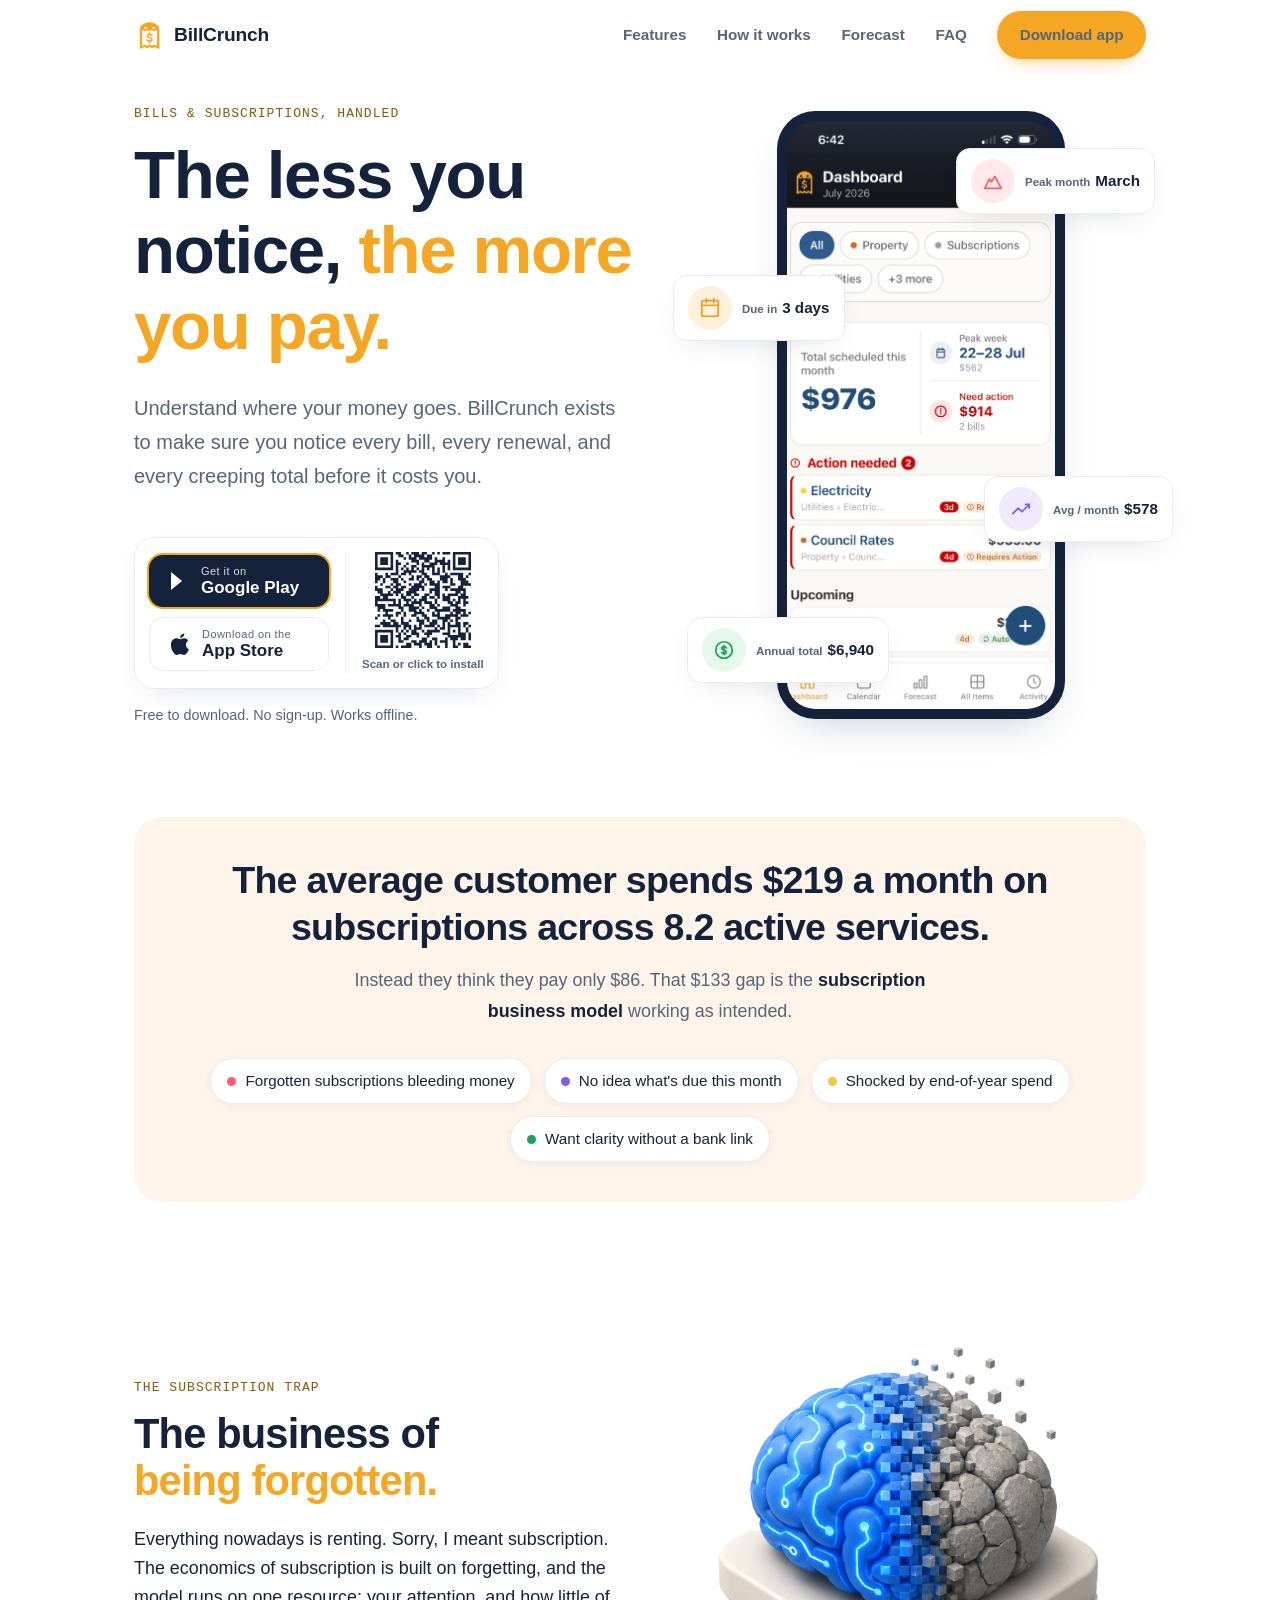
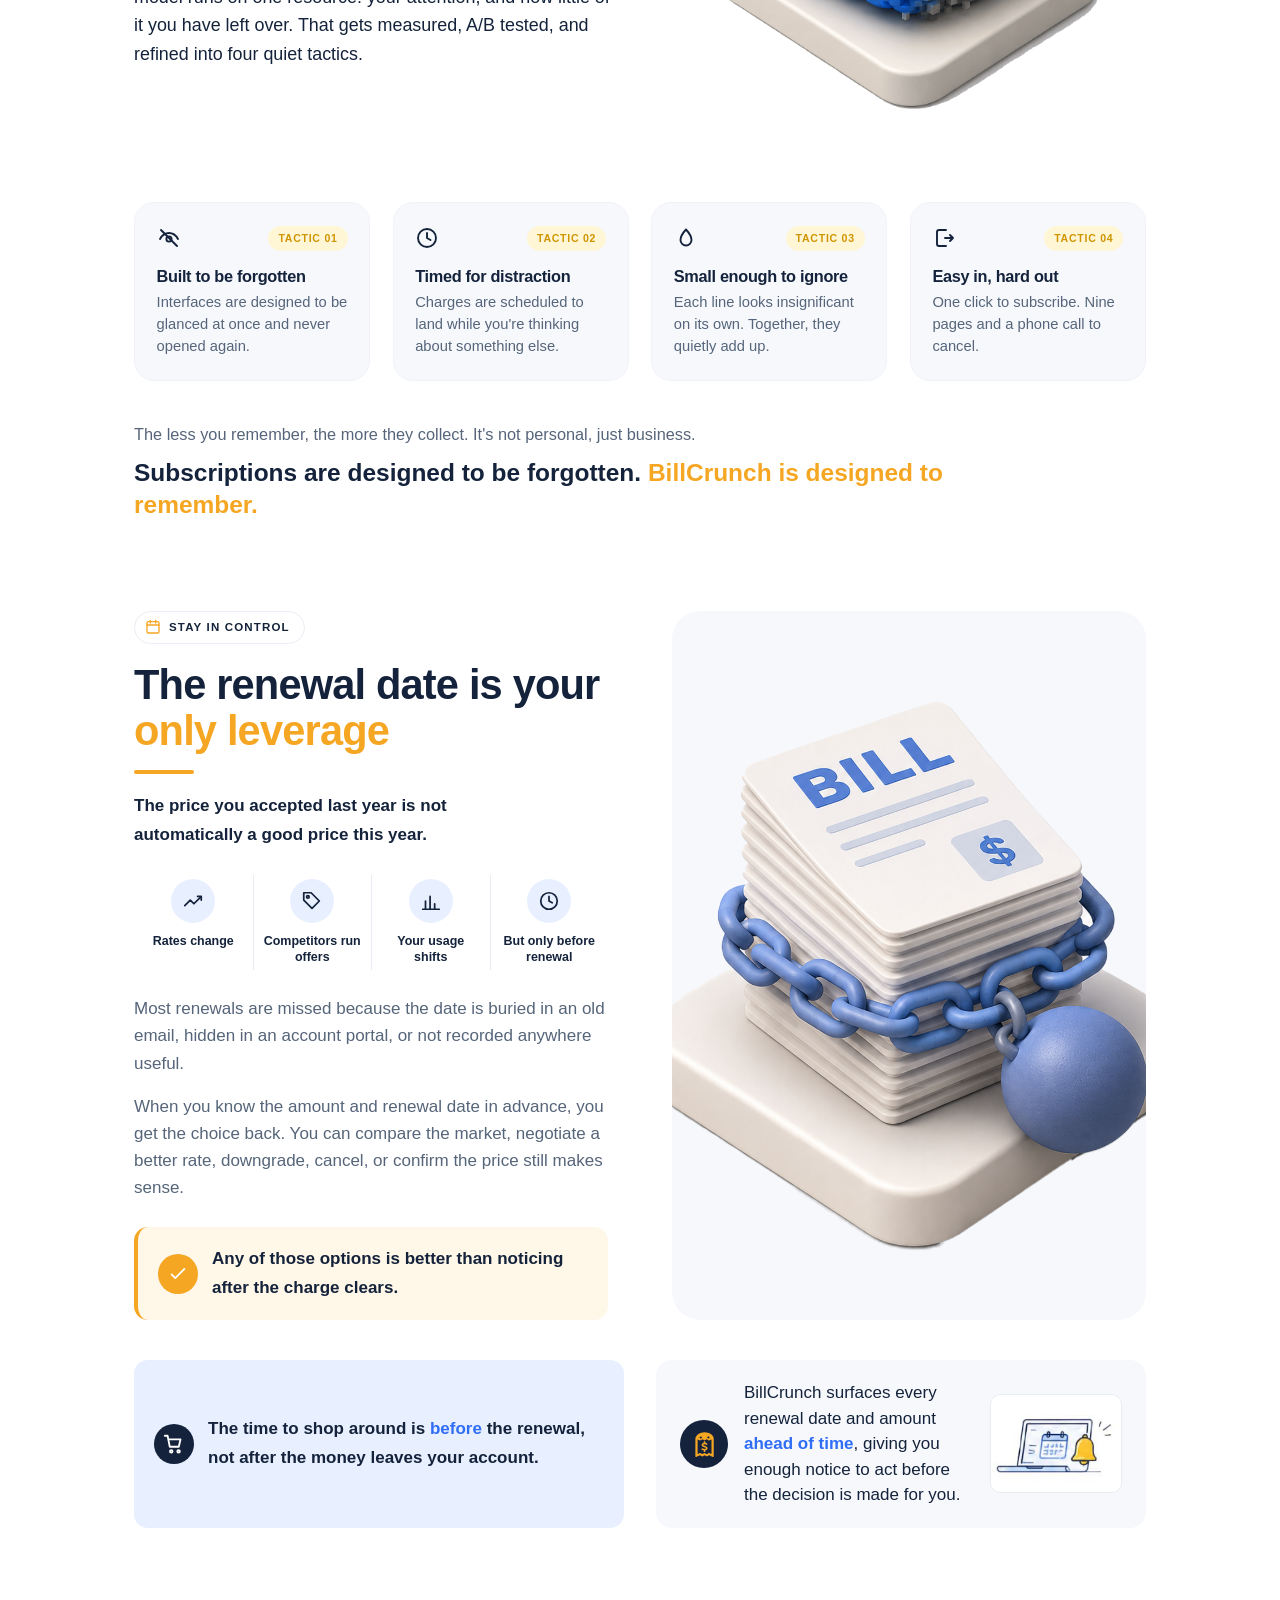
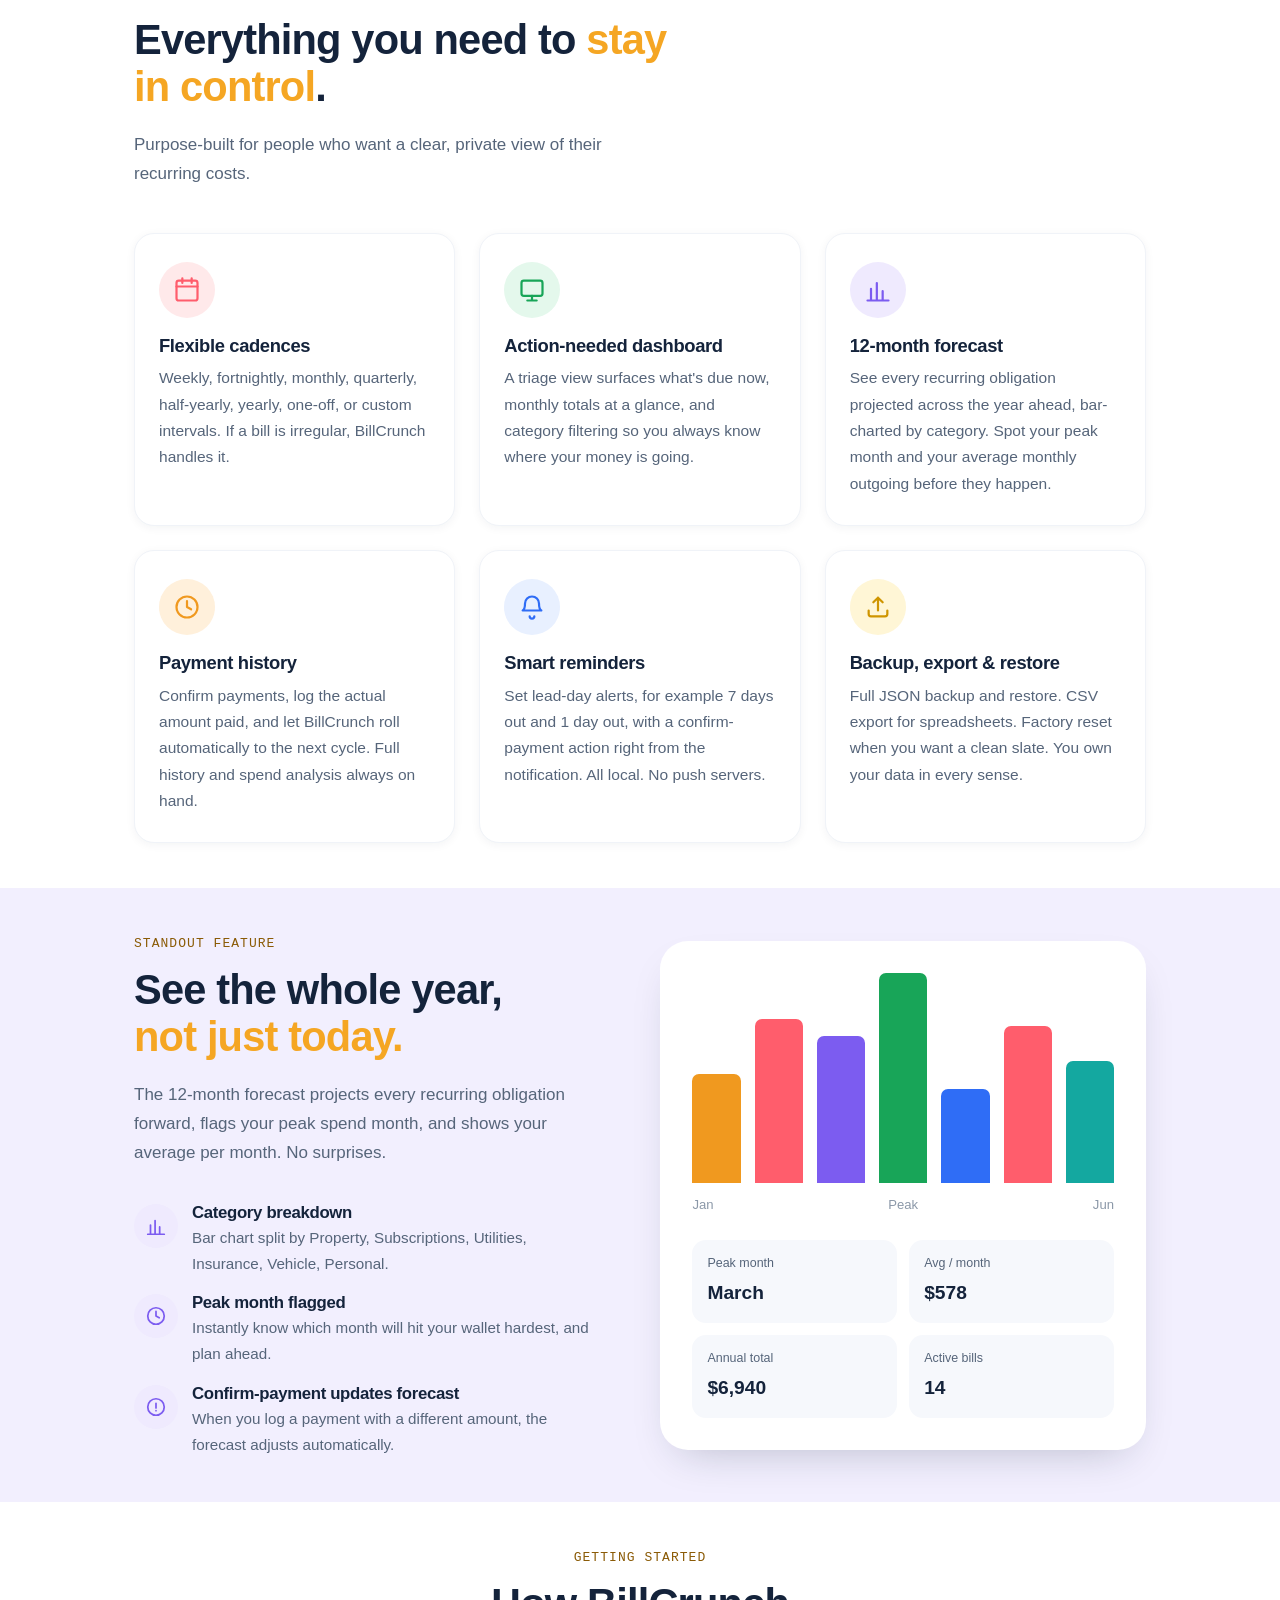
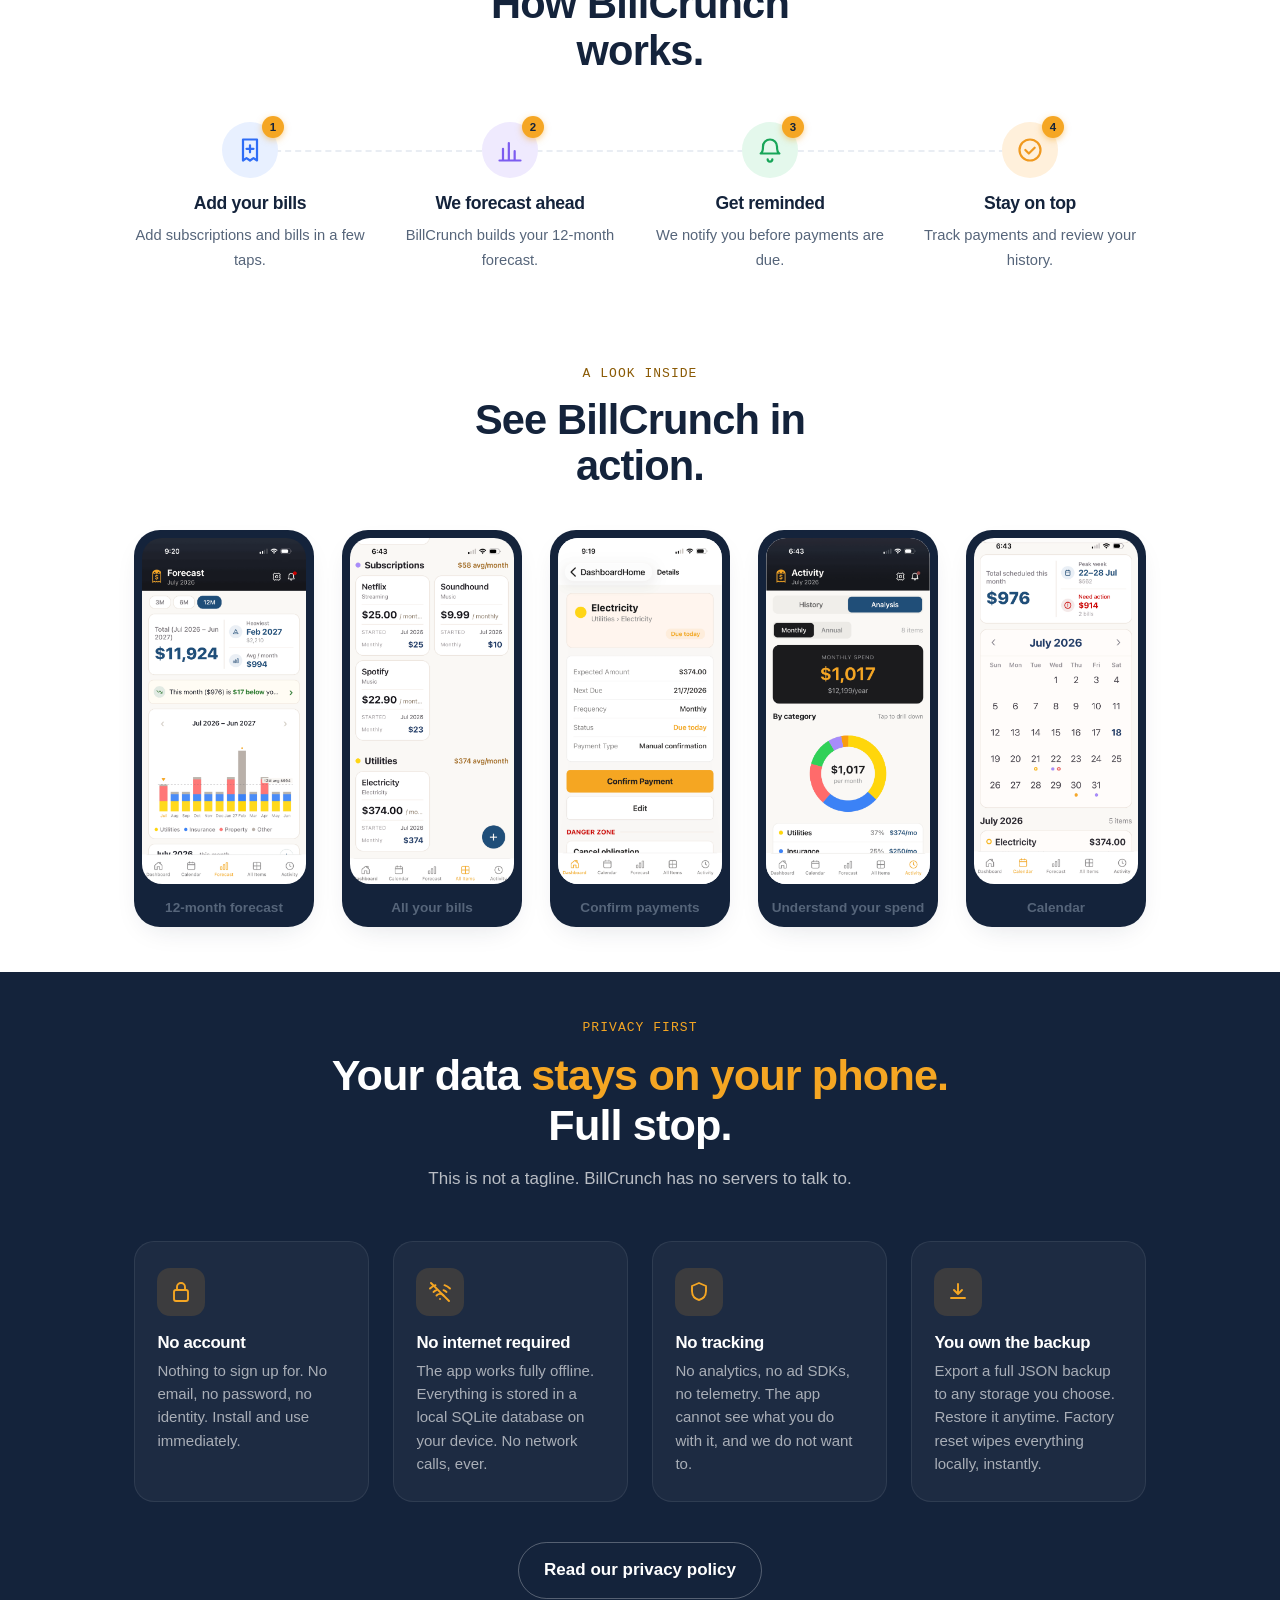
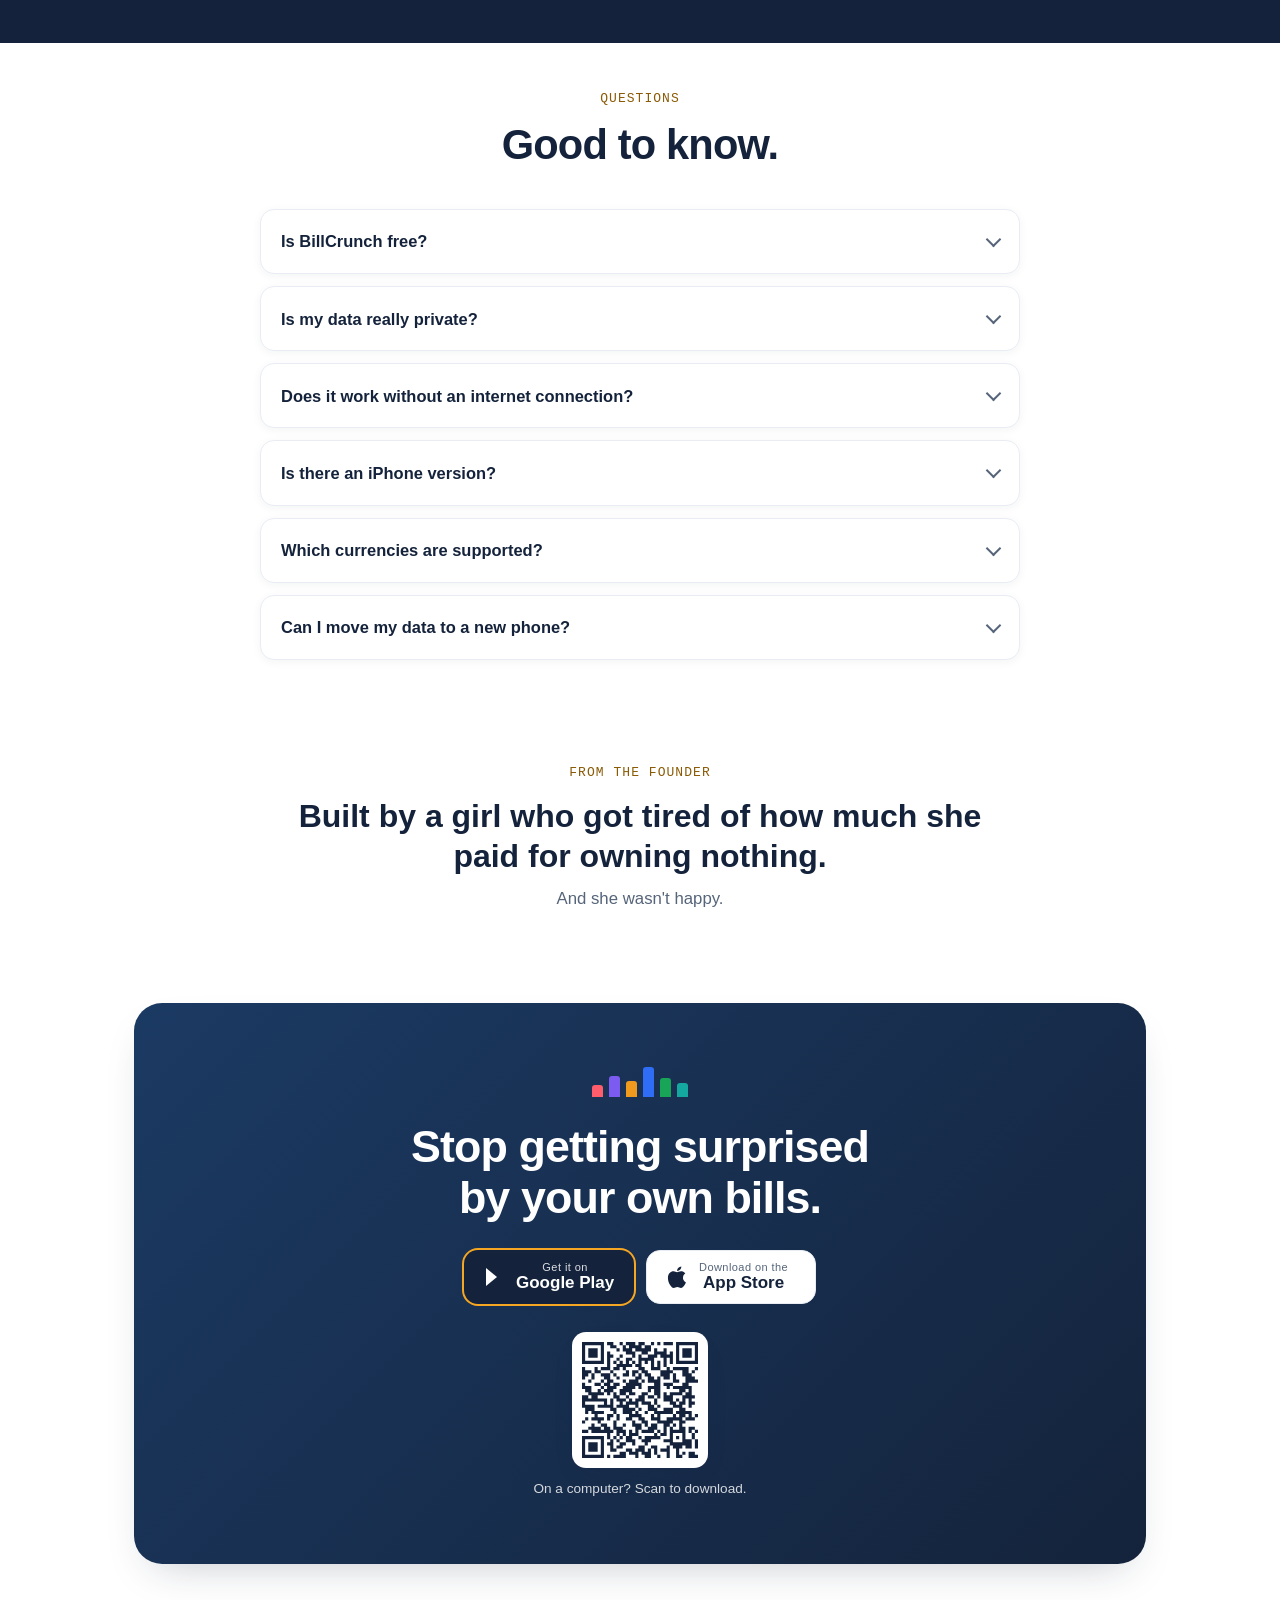
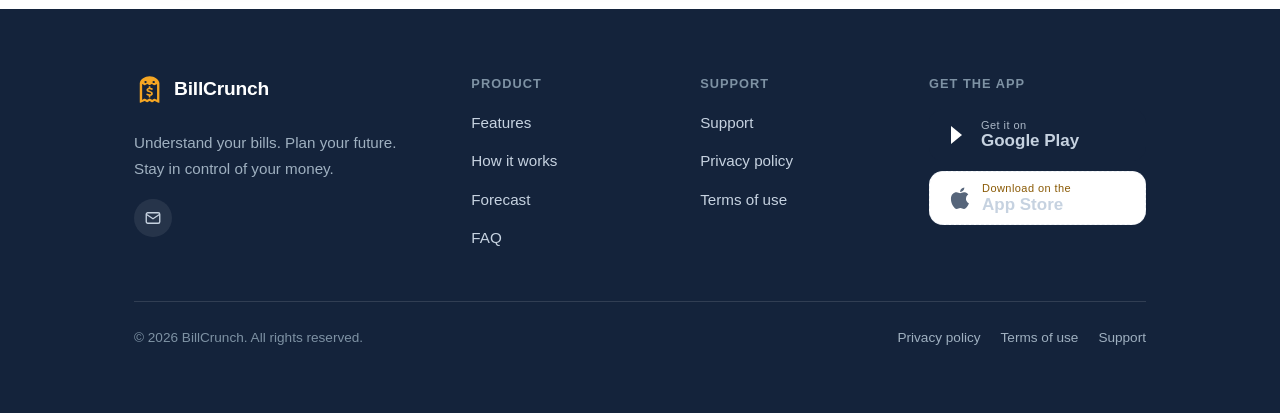
<file: index.html>
<!DOCTYPE html>
<html lang="en">
<head>
  <meta charset="UTF-8" />
  <meta name="viewport" content="width=device-width, initial-scale=1" />
  <title>BillCrunch: understand where your money goes</title>
  <meta name="description" content="BillCrunch tracks every bill and subscription, reminds you before they're due, and forecasts the next 12 months, all privately on your phone." />
  <meta name="theme-color" content="#14233b" />
  <meta property="og:type" content="website" />
  <meta property="og:title" content="BillCrunch: bills and subscriptions, forecast 12 months ahead" />
  <meta property="og:description" content="See upcoming bills, spot your peak months, and take control of your money. Private and offline by design." />
  <meta property="og:image" content="assets/og-image.png" />
  <meta property="og:url" content="https://www.bill-crunch.com/" />
  <link rel="icon" href="assets/favicon.svg" type="image/svg+xml" />
  <link rel="stylesheet" href="styles.css" />
  <!-- Plausible (privacy-friendly, cookieless). Uncomment once live. -->
  <!-- <script defer data-domain="bill-crunch.com" src="https://plausible.io/js/script.js"></script> -->
</head>
<body>
  <a class="skip-link" href="#main">Skip to content</a>

  <!-- Brand mark (recoloured per context via currentColor) -->
  <svg width="0" height="0" aria-hidden="true" style="position:absolute">
    <symbol id="bc-logo" viewBox="190 150 620 620">
      <path fill="currentColor" d="M715,713c1-69.4,0-370.5,0-373.6v-.2c-2.8-35.7-26-71.6-63.6-98.4-38.8-27.7-88.1-43-138.8-43s-96.3,15.4-135.3,42.2c-41,28.2-65.2,64.7-68.3,103h0c0,0,0,393,0,393-.2,3.4,1.2,6.3,3.8,8.1,2.7,1.9,6.4,2.5,10.5,1.3l86.5-36.5,2.1.6,46.7,26.2,7.5-.8,45.6-26.2c.2-.1.5-.1.6,0l44.5,25.2c5.5,3.2,9.7,1.4,13,0,7.5-3.2,15-8,22.3-12.8,6.3-4.1,12.9-8.4,19.1-11.2q2.8-1.3,5.2-.3c.7.3,1.4.6,2.3.9,14.3,5.3,28.7,11.9,42.8,18.2,12.8,5.7,25.9,11.7,39.1,16.8h.1c1.1.4,2.9.7,4.7.7s5.4-.6,7.2-2.2c2.2-2.1,2.8-5.5,2.4-26.1,0-2.2,0-3.9,0-4.8ZM420.3,378l1.2,1.8c.5-.2.9-.5,1.4-.7,6.6-3.1,13.2-7,19.5-10.8,6.2-3.7,12.7-7.6,19-10.4.5-.2,1-.5,1.5-.7,2.2-1.1,2.4-1,2.7-.9,6.2,3.2,12.6,7.1,18.7,10.9,6.5,4,13.3,8.2,20.1,11.6l1.1.6c5.1,2.6,7.1,2.9,13.2.3,6.6-2.9,13.3-7.2,19.8-11.5,6.5-4.3,13.2-8.7,19.4-11.2.3-.1.7-.3,1-.4.1,0,.3-.1.5-.2l45.7,25,.3.2c5.6,2.3,11.1,0,15.1-1.8.6-.2,1.1-.5,1.6-.7,9.5-3.9,18.7-8.5,27.7-13,5.3-2.7,10.8-5.4,16.3-8l.3,324.1c-5.4-1.4-14.6-6-22.8-10.1-5.2-2.6-10-5-14-6.7-.5-.2-1.1-.5-1.8-.8-7.4-3.2-13.8-5.8-17.6-5.5h-.9c0,0-.8.5-.8.5-9.9,4.8-19.6,10.4-29,15.8-5.1,2.9-10.3,6-15.6,8.8l-.9.2-51-26.5-50.4,26.2c-10.7-4.7-21-10.8-31-16.6-3.8-2.2-8.1-4.7-12.2-7.1l-.7-.3c-6-2.2-12.1.6-16.7,2.7-.9.4-1.8.8-2.6,1.1-8.2,3.4-16.3,7.1-24.2,10.8-5.1,2.4-10.4,4.8-15.7,7.1v-323.3c9.7,4.2,19.5,8.8,29,13.4,6.7,3.2,13.5,6.5,20.3,9.6,5.4,2.5,10.3,0,13.5-1.5l-1.1-1.8h0ZM574,305.3c3.5-7.3,10.4-11.7,19.5-12.5,1.1,0,2.2-.1,3.2-.1,16,0,23,11.1,24.1,20.6,1.3,11.1-5.1,23.1-19.7,24.8-10.6,1.2-19.3-1.8-24.5-8.3-5.3-6.7-6.4-16.5-2.6-24.4ZM437.6,336.7c-10.1,3.6-19.3,2.3-25.8-3.5-7.3-6.6-10.1-17.9-6.7-26.9,3-7.8,10.2-12.6,20.3-13.5,1,0,1.9-.1,2.8-.1,13.5,0,21.8,8.8,24.1,17.9,2.4,9.5-1.2,21.3-14.8,26.1Z"/>
      <path fill="currentColor" d="M450.5,585.3c.7.4,1.4.8,2.2,1.2,12.8,7.4,27.6,11.3,41.8,14.6.2,2.6,0,9.2-.2,14.2-.2,6.7-.4,13,0,15.3.5,3.5,1.8,4.8,5.2,5.2,2.3.3,6.5.4,10.8.4s9.7-.2,12.2-.5c1.5-.2,5.4-.6,6-4.5l.3-29.6c30.3-5.8,46.9-18.6,50.5-39.3,6.9-39.5-28.4-51.2-56.7-60.5-4.5-1.5-8.8-2.9-12.9-4.4l-.8-.3c-5.8-2.1-23.3-8.6-25.1-14.5-.9-3.1-.7-5.9.7-8.4,2-3.6,6.5-6.5,12.4-8,23.2-6.1,47.2,5.6,63.3,15h.2c0,.1.2.2.2.2,1.5.5,2.9,0,3.7-.2,3.2-1,5.5-5.5,8.9-12.9,1.6-3.4,3.2-7,4.4-8.3l.3-.3.2-.4c.8-2.2.7-4.2-.2-5.7,0,0-1-1.5-11.7-7.1-11-5.8-23.7-10.2-37.8-13v-28.5c0-1.3-2-3.3-3.3-3.3h-26.9c-3.3,0-4,5.1-4,5.2-.3,2.2-.1,7.8,0,13.8.1,4.4.3,10.1.2,12.6-17.7,2.6-33,11.6-41.1,24.2-6.6,10.3-8.1,22.5-4.1,35.2,7.1,22.6,31.1,29.9,54.3,37,13.6,4.1,26.4,8,34.8,14.7,4,3.2,5.8,7,5.2,11-.7,4.8-4.8,9.1-10.6,11.4-22.1,8.6-50.5-2.5-61.7-7.7-.9-.4-2.1-1.2-3.4-2-4.5-2.8-11.4-7.1-15.1-1.4-1.8,2.7-6.6,13.8-7.7,17.1-2.5,7.7.4,9.7,5.3,12.4Z"/>
    </symbol>
  </svg>

  <header class="site-header" id="top">
    <div class="container nav">
      <a class="brand" href="#top" aria-label="BillCrunch home">
        <svg class="logo" aria-hidden="true"><use href="#bc-logo"/></svg><span>BillCrunch</span>
      </a>
      <button class="nav-toggle" aria-label="Open menu" aria-expanded="false" aria-controls="nav-links">
        <svg viewBox="0 0 24 24"><path d="M3 6h18M3 12h18M3 18h18"/></svg>
      </button>
      <ul class="nav-links" id="nav-links">
        <li><a href="#features">Features</a></li>
        <li><a href="#how">How it works</a></li>
        <li><a href="#forecast">Forecast</a></li>
        <li><a href="#faq">FAQ</a></li>
        <li><a class="btn btn--primary" href="#download">Download app</a></li>
      </ul>
    </div>
  </header>

  <main id="main">

    <!-- Hero -->
    <section class="hero container" id="download">
      <div class="hero-grid">
        <div class="hero-copy">
          <p class="eyebrow">Bills &amp; subscriptions, handled</p>
          <h1>The less you notice, <span class="hl">the more you pay.</span></h1>
          <p class="lede">Understand where your money goes. BillCrunch exists to make sure you notice every bill, every renewal, and every creeping total before it costs you.</p>

          <div class="hero-cta">
            <div class="hero-cta__badges">
              <a target="_blank" rel="noopener noreferrer" class="store-badge" data-store="google" href="https://play.google.com/store/apps/details?id=com.billcrunch.app" aria-label="Get BillCrunch on Google Play">
                <svg viewBox="0 0 24 24" fill="currentColor"><path d="M4 3l11 9-11 9V3z"/></svg>
                <span class="sb-text"><span class="sb-top">Get it on</span><span class="sb-name">Google Play</span></span>
              </a>
              <a target="_blank" rel="noopener noreferrer" class="store-badge store-badge--soon" data-store="apple" href="https://apps.apple.com/app/id6784949768" aria-label="Download BillCrunch on the App Store">
                <svg viewBox="0 0 24 24" fill="currentColor"><path d="M16.365 1.43c0 1.14-.493 2.27-1.177 3.08-.744.9-1.99 1.57-2.987 1.45-.12-1.03.37-2.15 1.02-2.9.72-.85 1.99-1.47 3.144-1.63zM20.93 17.14c-.03.07-.463 1.58-1.518 3.12-.945 1.34-1.94 2.71-3.43 2.71-1.517 0-1.9-.88-3.63-.88-1.698 0-2.302.91-3.67.91-1.377 0-2.332-1.26-3.428-2.8-1.287-1.82-2.323-4.63-2.323-7.28 0-4.28 2.797-6.55 5.552-6.55 1.448 0 2.675.95 3.6.95.865 0 2.222-1.01 3.902-1.01.613 0 2.886.06 4.374 2.19-.13.09-2.383 1.37-2.383 4.19 0 3.26 2.854 4.42 2.955 4.45z"/></svg>
                <span class="sb-text"><span class="sb-top">Download on the</span><span class="sb-name">App Store</span></span>
              </a>
            </div>
            <!-- QR encodes the store URLs above; regenerate the SVGs when the real listings are live -->
            <a target="_blank" rel="noopener noreferrer" class="hero-qr" id="hero-qr-link" href="https://play.google.com/store/apps/details?id=com.billcrunch.app" aria-label="Download BillCrunch: scan with your phone or click">
              <span class="hero-qr__code">
                <span class="hero-qr__svg" data-store="google"><svg viewBox="0 0 296 296" xmlns="http://www.w3.org/2000/svg" width="296" height="296" class="qr-svg"><path transform="scale(8)" class="qrline" stroke="#14233b" d="M0 0.5h7m1 0h2m2 0h1m1 0h3m1 0h2m2 0h1m1 0h1m1 0h3m1 0h7m-37 1h1m5 0h1m2 0h2m2 0h1m1 0h4m1 0h2m8 0h1m5 0h1m-37 1h1m1 0h3m1 0h1m4 0h1m1 0h3m1 0h5m1 0h1m2 0h1m3 0h1m1 0h3m1 0h1m-37 1h1m1 0h3m1 0h1m1 0h1m5 0h3m2 0h2m2 0h4m1 0h1m1 0h1m1 0h3m1 0h1m-37 1h1m1 0h3m1 0h1m1 0h2m2 0h1m3 0h1m1 0h1m2 0h3m1 0h4m1 0h1m1 0h3m1 0h1m-37 1h1m5 0h1m1 0h1m2 0h1m2 0h2m2 0h5m3 0h1m1 0h1m1 0h1m5 0h1m-37 1h7m1 0h1m1 0h1m1 0h1m1 0h1m1 0h1m1 0h1m1 0h1m1 0h1m1 0h1m1 0h1m1 0h1m1 0h7m-29 1h1m2 0h5m1 0h2m3 0h1m1 0h1m1 0h1m-27 1h1m3 0h1m1 0h3m1 0h2m1 0h1m4 0h2m2 0h3m2 0h1m1 0h5m2 0h1m-37 1h3m1 0h2m3 0h1m4 0h1m1 0h2m1 0h2m4 0h4m3 0h2m1 0h1m-36 1h2m1 0h1m2 0h3m1 0h1m2 0h2m1 0h1m1 0h1m1 0h2m3 0h3m1 0h1m2 0h3m-35 1h1m2 0h1m3 0h2m2 0h1m5 0h2m2 0h2m1 0h1m1 0h2m1 0h1m3 0h3m-34 1h1m3 0h1m1 0h2m3 0h1m1 0h3m1 0h1m1 0h4m4 0h2m2 0h4m-37 1h1m3 0h2m1 0h2m1 0h2m2 0h5m4 0h2m1 0h3m3 0h2m-34 1h3m3 0h1m1 0h3m2 0h4m1 0h1m2 0h4m2 0h1m1 0h6m-34 1h2m2 0h1m1 0h3m2 0h4m5 0h1m1 0h2m6 0h2m1 0h1m-33 1h5m1 0h1m1 0h1m1 0h2m1 0h2m2 0h2m2 0h2m1 0h1m1 0h4m1 0h2m-35 1h2m1 0h2m5 0h2m2 0h1m3 0h2m1 0h2m1 0h1m1 0h3m3 0h4m-36 1h8m1 0h1m1 0h3m1 0h1m1 0h3m3 0h1m2 0h3m1 0h1m1 0h1m1 0h1m-35 1h1m6 0h1m1 0h1m2 0h1m1 0h4m1 0h3m1 0h1m4 0h2m1 0h2m1 0h2m-36 1h4m1 0h5m1 0h4m2 0h1m3 0h2m1 0h1m4 0h3m2 0h1m-34 1h3m5 0h2m2 0h4m1 0h1m2 0h3m2 0h3m2 0h2m-32 1h1m1 0h4m3 0h1m2 0h3m1 0h1m2 0h1m2 0h6m1 0h5m-31 1h1m3 0h2m1 0h1m3 0h4m3 0h1m1 0h1m4 0h1m1 0h2m1 0h1m1 0h1m-36 1h1m1 0h4m1 0h1m2 0h1m2 0h2m2 0h2m2 0h3m2 0h5m1 0h3m-36 1h1m4 0h1m4 0h1m5 0h1m2 0h2m3 0h5m2 0h2m-30 1h1m2 0h2m2 0h1m2 0h1m2 0h3m1 0h1m1 0h2m2 0h2m1 0h1m1 0h1m-30 1h4m1 0h2m1 0h3m4 0h2m2 0h3m2 0h1m1 0h1m2 0h2m1 0h2m-36 1h2m1 0h7m1 0h3m1 0h1m1 0h1m1 0h4m1 0h1m1 0h1m1 0h5m1 0h1m1 0h1m-29 1h1m2 0h1m1 0h1m1 0h3m5 0h1m1 0h2m1 0h1m3 0h1m2 0h1m-36 1h7m1 0h1m1 0h1m1 0h1m1 0h2m2 0h1m1 0h5m3 0h1m1 0h1m1 0h1m2 0h1m-36 1h1m5 0h1m2 0h1m1 0h1m2 0h3m2 0h3m4 0h3m3 0h3m1 0h1m-37 1h1m1 0h3m1 0h1m1 0h2m2 0h2m2 0h1m3 0h1m7 0h7m1 0h1m-37 1h1m1 0h3m1 0h1m2 0h1m1 0h2m5 0h2m2 0h2m3 0h1m1 0h3m1 0h2m1 0h1m-37 1h1m1 0h3m1 0h1m2 0h2m3 0h2m1 0h3m1 0h1m1 0h1m1 0h3m2 0h1m-31 1h1m5 0h1m5 0h2m1 0h3m1 0h3m1 0h1m3 0h1m2 0h1m1 0h1m1 0h2m-36 1h7m1 0h1m1 0h4m3 0h1m2 0h2m2 0h1m2 0h1m2 0h2m2 0h3"/></svg></span>
                <span class="hero-qr__svg" data-store="apple" hidden><svg viewBox="0 0 232 232" xmlns="http://www.w3.org/2000/svg" width="232" height="232" class="qr-svg"><path transform="scale(8)" class="qrline" stroke="#14233b" d="M0 0.5h7m2 0h1m2 0h1m2 0h6m1 0h7m-29 1h1m5 0h1m2 0h7m2 0h1m1 0h1m1 0h1m5 0h1m-29 1h1m1 0h3m1 0h1m2 0h3m2 0h1m1 0h2m2 0h1m1 0h1m1 0h3m1 0h1m-29 1h1m1 0h3m1 0h1m2 0h1m2 0h1m3 0h1m1 0h1m3 0h1m1 0h3m1 0h1m-29 1h1m1 0h3m1 0h1m5 0h2m1 0h1m2 0h1m3 0h1m1 0h3m1 0h1m-29 1h1m5 0h1m1 0h5m2 0h1m3 0h1m2 0h1m5 0h1m-29 1h7m1 0h1m1 0h1m1 0h1m1 0h1m1 0h1m1 0h1m1 0h1m1 0h7m-19 1h1m1 0h1m2 0h1m1 0h4m-21 1h1m2 0h1m1 0h2m1 0h1m1 0h1m1 0h2m5 0h1m1 0h1m1 0h1m-21 1h1m3 0h3m4 0h1m2 0h2m1 0h4m1 0h1m2 0h1m-29 1h1m1 0h2m1 0h2m2 0h3m1 0h2m1 0h1m1 0h2m1 0h3m1 0h3m-28 1h1m2 0h3m2 0h4m1 0h3m4 0h3m3 0h2m-26 1h1m1 0h1m1 0h1m7 0h2m1 0h1m2 0h4m1 0h1m1 0h2m-28 1h2m1 0h2m1 0h2m1 0h2m4 0h6m-19 1h1m1 0h2m2 0h1m1 0h1m4 0h3m3 0h7m-27 1h3m2 0h3m1 0h1m1 0h1m1 0h3m2 0h1m2 0h1m1 0h1m1 0h1m-27 1h1m2 0h4m2 0h1m1 0h3m1 0h3m1 0h2m1 0h1m3 0h1m-27 1h5m3 0h1m1 0h1m2 0h1m2 0h1m2 0h1m1 0h2m1 0h1m2 0h1m-29 1h1m1 0h1m3 0h2m2 0h2m1 0h1m2 0h2m4 0h1m1 0h1m2 0h2m-27 1h1m4 0h1m2 0h1m1 0h2m1 0h4m1 0h4m3 0h2m-29 1h1m2 0h4m1 0h2m1 0h1m2 0h2m4 0h5m1 0h1m-19 1h2m1 0h1m1 0h1m5 0h2m3 0h1m1 0h3m-29 1h7m2 0h1m1 0h1m1 0h2m1 0h1m1 0h1m1 0h1m1 0h1m1 0h1m2 0h1m-28 1h1m5 0h1m1 0h1m2 0h1m1 0h1m2 0h1m1 0h1m1 0h1m3 0h3m1 0h1m-29 1h1m1 0h3m1 0h1m3 0h1m3 0h1m2 0h1m2 0h5m2 0h2m-29 1h1m1 0h3m1 0h1m1 0h1m1 0h5m1 0h2m4 0h1m1 0h4m-28 1h1m1 0h3m1 0h1m4 0h2m1 0h1m1 0h2m1 0h3m2 0h3m1 0h1m-29 1h1m5 0h1m3 0h2m1 0h2m1 0h2m1 0h3m5 0h1m-28 1h7m1 0h2m1 0h4m1 0h3m1 0h1m3 0h2m1 0h1"/></svg></span>
              </span>
              <span class="hero-qr__label">Scan or click to install</span>
            </a>
          </div>
          <p class="cta-note">Free to download. No sign-up. Works offline.</p>
        </div>

        <div class="hero-visual">
          <div class="phone">
            <div class="screen">
              <img src="assets/screenshots/hero.png" alt="BillCrunch spend analysis screen" onerror="this.style.display='none';this.nextElementSibling.style.display='block'">
              <span class="screen-fallback" style="display:none">Hero screenshot<br>1080 × 2280 px</span>
            </div>
          </div>
          <!-- Floating preview cards (illustrative values; decorative) -->
          <div class="float float--a"><span class="ic sm tint-pink"><svg viewBox="0 0 24 24"><path d="M3 20h18L14 7l-3.5 6L8 10z"/></svg></span><span><span class="ft-label">Peak month</span><span class="ft-value">March</span></span></div>
          <div class="float float--b"><span class="ic sm tint-orange"><svg viewBox="0 0 24 24"><rect x="3" y="4" width="18" height="17" rx="2"/><path d="M3 9h18M8 2v4M16 2v4"/></svg></span><span><span class="ft-label">Due in</span><span class="ft-value">3 days</span></span></div>
          <div class="float float--c"><span class="ic sm tint-purple"><svg viewBox="0 0 24 24"><path d="M3 17l6-6 4 4 7-7"/><path d="M17 7h4v4"/></svg></span><span><span class="ft-label">Avg / month</span><span class="ft-value">$578</span></span></div>
          <div class="float float--d"><span class="ic sm tint-green"><svg viewBox="0 0 24 24"><circle cx="12" cy="12" r="9"/><path d="M14.5 9.6c-.4-.8-1.4-1.3-2.5-1.3-1.5 0-2.5.8-2.5 1.9 0 2.5 5 1.4 5 3.9 0 1.1-1 1.9-2.5 1.9-1.1 0-2.1-.5-2.5-1.3M12 7v10"/></svg></span><span><span class="ft-label">Annual total</span><span class="ft-value">$6,940</span></span></div>
        </div>
      </div>
    </section>

    <!-- Problem -->
    <section class="section container">
      <div class="band band-peach problem">
        <h2>The average customer spends <span class="stat">$219</span> a month on subscriptions across 8.2 active services.</h2>
        <p class="problem-tagline">Instead they think they pay only $86. That $133 gap is the <strong>subscription business model</strong> working as intended.</p>
        <ul class="pills">
          <li class="pill"><span class="dot" style="background:var(--c-pink)"></span>Forgotten subscriptions bleeding money</li>
          <li class="pill"><span class="dot" style="background:var(--c-purple)"></span>No idea what's due this month</li>
          <li class="pill"><span class="dot" style="background:#f3c64a"></span>Shocked by end-of-year spend</li>
          <li class="pill"><span class="dot" style="background:var(--c-green)"></span>Want clarity without a bank link</li>
        </ul>
      </div>
    </section>

    <!-- The subscription trap -->
    <section class="section container" id="model">
      <div class="model-top">
        <div class="model-copy">
          <p class="eyebrow">The subscription trap</p>
          <h2 class="section-title">The business of<br><span class="hl">being forgotten.</span></h2>
          <p class="model-lead">Everything nowadays is renting. Sorry, I meant subscription. The economics of subscription is built on forgetting, and the model runs on one resource: your attention, and how little of it you have left over. That gets measured, A/B tested, and refined into four quiet tactics.</p>
        </div>
        <figure class="model-figure">
          <img src="assets/being-forgotten.png" alt="Illustration of the subscription trap">
        </figure>
      </div>
      <div class="trap-grid">
        <article class="trap">
          <div class="trap-head"><span class="trap-ic"><svg viewBox="0 0 24 24"><path d="M3 13c2.2-4 5.6-6 9-6s6.8 2 9 6"/><circle cx="12" cy="13" r="2.6"/><path d="M4 4l16 16"/></svg></span><span class="trap-num">Tactic 01</span></div>
          <h3>Built to be forgotten</h3>
          <p>Interfaces are designed to be glanced at once and never opened again.</p>
        </article>
        <article class="trap">
          <div class="trap-head"><span class="trap-ic"><svg viewBox="0 0 24 24"><circle cx="12" cy="12" r="9"/><path d="M12 7v5l3.5 2"/></svg></span><span class="trap-num">Tactic 02</span></div>
          <h3>Timed for distraction</h3>
          <p>Charges are scheduled to land while you're thinking about something else.</p>
        </article>
        <article class="trap">
          <div class="trap-head"><span class="trap-ic"><svg viewBox="0 0 24 24"><path d="M12 3.5s5.5 6 5.5 10.5a5.5 5.5 0 0 1-11 0C6.5 9.5 12 3.5 12 3.5z"/></svg></span><span class="trap-num">Tactic 03</span></div>
          <h3>Small enough to ignore</h3>
          <p>Each line looks insignificant on its own. Together, they quietly add up.</p>
        </article>
        <article class="trap">
          <div class="trap-head"><span class="trap-ic"><svg viewBox="0 0 24 24"><path d="M14 4H7a2 2 0 0 0-2 2v12a2 2 0 0 0 2 2h7"/><path d="M13 12h8M18 9l3 3-3 3"/></svg></span><span class="trap-num">Tactic 04</span></div>
          <h3>Easy in, hard out</h3>
          <p>One click to subscribe. Nine pages and a phone call to cancel.</p>
        </article>
      </div>
      <div class="model-closer">
        <p class="model-closer__line">The less you remember, the more they collect. It's not personal, just business.</p>
        <p class="model-punch">Subscriptions are designed to be forgotten. <span class="hl">BillCrunch is designed to remember.</span></p>
      </div>
    </section>

    <!-- Renewal leverage -->
    <section class="section container" id="renewal">
      <div class="renewal-top">
        <div class="renewal-copy">
          <p class="pill-eyebrow"><svg viewBox="0 0 24 24"><rect x="3" y="4" width="18" height="17" rx="2"/><path d="M3 9h18M8 2v4M16 2v4"/></svg>Stay in control</p>
          <h2 class="section-title">The renewal date is your <span class="hl">only leverage</span></h2>
          <span class="accent-rule"></span>
          <p class="renewal-sub">The price you accepted last year is not automatically a good price this year.</p>
          <ul class="renewal-feats">
            <li><span class="rf-ic"><svg viewBox="0 0 24 24"><path d="M3 17l6-6 4 4 7-7"/><path d="M17 7h4v4"/></svg></span><span class="rf-label">Rates change</span></li>
            <li><span class="rf-ic"><svg viewBox="0 0 24 24"><path d="M20 12l-8 8-9-9V3h8z"/><circle cx="7.5" cy="7.5" r="1.4"/></svg></span><span class="rf-label">Competitors run offers</span></li>
            <li><span class="rf-ic"><svg viewBox="0 0 24 24"><path d="M3 21h18M6 21V12M11 21V7M16 21v-6"/></svg></span><span class="rf-label">Your usage shifts</span></li>
            <li><span class="rf-ic"><svg viewBox="0 0 24 24"><circle cx="12" cy="12" r="9"/><path d="M12 7v5l3.5 2"/></svg></span><span class="rf-label">But only before renewal</span></li>
          </ul>
          <p class="renewal-para">Most renewals are missed because the date is buried in an old email, hidden in an account portal, or not recorded anywhere useful.</p>
          <p class="renewal-para">When you know the amount and renewal date in advance, you get the choice back. You can compare the market, negotiate a better rate, downgrade, cancel, or confirm the price still makes sense.</p>
          <div class="renewal-callout renewal-callout--warm">
            <span class="rc-ic rc-ic--warm"><svg viewBox="0 0 24 24"><path d="M5 12.5l4 4 10-10"/></svg></span>
            <p>Any of those options is better than noticing after the charge clears.</p>
          </div>
        </div>
        <figure class="renewal-hero">
          <span class="renewal-hero__ph">1200 &times; 1400 px</span>
          <img src="assets/renewal.png" alt="BillCrunch renewal reminder illustration" onload="this.previousElementSibling.style.display='none'" onerror="this.style.display='none'">
        </figure>
      </div>
      <div class="renewal-bottom">
        <div class="renewal-callout renewal-callout--cool">
          <span class="rc-ic rc-ic--dark"><svg viewBox="0 0 24 24"><circle cx="9" cy="20" r="1.4"/><circle cx="17" cy="20" r="1.4"/><path d="M2 3h3l2.4 12h9.8l1.9-8H6.1"/></svg></span>
          <p>The time to shop around is <strong>before</strong> the renewal, not after the money leaves your account.</p>
        </div>
        <div class="renewal-summary">
          <span class="rs-ic"><svg aria-hidden="true"><use href="#bc-logo"/></svg></span>
          <p>BillCrunch surfaces every renewal date and amount <strong>ahead of time</strong>, giving you enough notice to act before the decision is made for you.</p>
          <span class="rs-illus"><span class="rs-illus__ph">400 &times; 300 px</span><img src="assets/renewal-notice.png" alt="" onload="this.previousElementSibling.style.display='none'" onerror="this.style.display='none'"></span>
        </div>
      </div>
    </section>

    <!-- Features -->
    <section class="section container" id="features">
      <div class="section-head">
        <h2 class="section-title">Everything you need to <span class="hl">stay in control</span>.</h2>
        <p class="lede">Purpose-built for people who want a clear, private view of their recurring costs.</p>
      </div>
      <div class="feature-grid">
        <article class="card">
          <span class="ic tint-pink"><svg viewBox="0 0 24 24"><rect x="3" y="4" width="18" height="17" rx="2"/><path d="M3 9h18M8 2v4M16 2v4"/></svg></span>
          <h3>Flexible cadences</h3><p>Weekly, fortnightly, monthly, quarterly, half-yearly, yearly, one-off, or custom intervals. If a bill is irregular, BillCrunch handles it.</p>
        </article>
        <article class="card">
          <span class="ic tint-green"><svg viewBox="0 0 24 24"><rect x="3" y="4" width="18" height="13" rx="2"/><path d="M8 21h8M12 17v4"/></svg></span>
          <h3>Action-needed dashboard</h3><p>A triage view surfaces what's due now, monthly totals at a glance, and category filtering so you always know where your money is going.</p>
        </article>
        <article class="card">
          <span class="ic tint-purple"><svg viewBox="0 0 24 24"><path d="M3 21h18M6 21V11M11 21V6M16 21v-8"/></svg></span>
          <h3>12-month forecast</h3><p>See every recurring obligation projected across the year ahead, bar-charted by category. Spot your peak month and your average monthly outgoing before they happen.</p>
        </article>
        <article class="card">
          <span class="ic tint-orange"><svg viewBox="0 0 24 24"><circle cx="12" cy="12" r="9"/><path d="M12 7v5l3.5 2"/></svg></span>
          <h3>Payment history</h3><p>Confirm payments, log the actual amount paid, and let BillCrunch roll automatically to the next cycle. Full history and spend analysis always on hand.</p>
        </article>
        <article class="card">
          <span class="ic tint-blue"><svg viewBox="0 0 24 24"><path d="M6 9a6 6 0 1 1 12 0c0 5 2 6 2 6H4s2-1 2-6Z"/><path d="M10 20a2 2 0 0 0 4 0"/></svg></span>
          <h3>Smart reminders</h3><p>Set lead-day alerts, for example 7 days out and 1 day out, with a confirm-payment action right from the notification. All local. No push servers.</p>
        </article>
        <article class="card">
          <span class="ic tint-yellow"><svg viewBox="0 0 24 24"><path d="M12 15V4M8 8l4-4 4 4"/><path d="M4 15v3a2 2 0 0 0 2 2h12a2 2 0 0 0 2-2v-3"/></svg></span>
          <h3>Backup, export &amp; restore</h3><p>Full JSON backup and restore. CSV export for spreadsheets. Factory reset when you want a clean slate. You own your data in every sense.</p>
        </article>
      </div>
    </section>

    <!-- Forecast spotlight -->
    <section class="section section--lav" id="forecast">
      <div class="container spotlight-grid">
        <div class="spotlight-copy">
          <p class="eyebrow">Standout feature</p>
          <h2 class="section-title">See the whole year,<br><span class="hl">not just today.</span></h2>
          <p class="lede">The 12-month forecast projects every recurring obligation forward, flags your peak spend month, and shows your average per month. No surprises.</p>
          <ul class="spotlight-feats">
            <li>
              <span class="ic sm tint-purple"><svg viewBox="0 0 24 24"><path d="M3 21h18M6 21V11M11 21V6M16 21v-8"/></svg></span>
              <div><h3>Category breakdown</h3><p>Bar chart split by Property, Subscriptions, Utilities, Insurance, Vehicle, Personal.</p></div>
            </li>
            <li>
              <span class="ic sm tint-purple"><svg viewBox="0 0 24 24"><circle cx="12" cy="12" r="9"/><path d="M12 7v5l3.5 2"/></svg></span>
              <div><h3>Peak month flagged</h3><p>Instantly know which month will hit your wallet hardest, and plan ahead.</p></div>
            </li>
            <li>
              <span class="ic sm tint-purple"><svg viewBox="0 0 24 24"><circle cx="12" cy="12" r="9"/><path d="M12 8v5M12 16h.01"/></svg></span>
              <div><h3>Confirm-payment updates forecast</h3><p>When you log a payment with a different amount, the forecast adjusts automatically.</p></div>
            </li>
          </ul>
        </div>
        <div class="forecast-card">
          <div class="chart" role="img" aria-label="A 12-month forecast bar chart; the peak month is the tallest bar">
            <span class="bar m1"></span><span class="bar m2"></span><span class="bar m3"></span><span class="bar m4"></span><span class="bar m5"></span><span class="bar m6"></span><span class="bar m7"></span>
          </div>
          <div class="chart-caption"><span>Jan</span><span>Peak</span><span>Jun</span></div>
          <div class="forecast-stats">
            <div class="fstat"><span class="fstat-label">Peak month</span><span class="fstat-value">March</span></div>
            <div class="fstat"><span class="fstat-label">Avg / month</span><span class="fstat-value">$578</span></div>
            <div class="fstat"><span class="fstat-label">Annual total</span><span class="fstat-value">$6,940</span></div>
            <div class="fstat"><span class="fstat-label">Active bills</span><span class="fstat-value">14</span></div>
          </div>
        </div>
      </div>
    </section>

    <!-- How it works -->
    <section class="section container" id="how">
      <div class="section-head center"><p class="eyebrow">Getting started</p><h2 class="section-title">How BillCrunch works.</h2></div>
      <div class="steps">
        <div class="step"><div class="step-ic"><span class="ic tint-blue"><svg viewBox="0 0 24 24"><path d="M6 3h12v18l-3-2-3 2-3-2-3 2z"/><path d="M12 8v6M9 11h6"/></svg></span><span class="num">1</span></div><h3>Add your bills</h3><p>Add subscriptions and bills in a few taps.</p></div>
        <div class="step"><div class="step-ic"><span class="ic tint-purple"><svg viewBox="0 0 24 24"><path d="M3 21h18M6 21V11M11 21V6M16 21v-8"/></svg></span><span class="num">2</span></div><h3>We forecast ahead</h3><p>BillCrunch builds your 12-month forecast.</p></div>
        <div class="step"><div class="step-ic"><span class="ic tint-green"><svg viewBox="0 0 24 24"><path d="M6 9a6 6 0 1 1 12 0c0 5 2 6 2 6H4s2-1 2-6Z"/><path d="M10 20a2 2 0 0 0 4 0"/></svg></span><span class="num">3</span></div><h3>Get reminded</h3><p>We notify you before payments are due.</p></div>
        <div class="step"><div class="step-ic"><span class="ic tint-orange"><svg viewBox="0 0 24 24"><circle cx="12" cy="12" r="9"/><path d="M8 12l3 3 5-5"/></svg></span><span class="num">4</span></div><h3>Stay on top</h3><p>Track payments and review your history.</p></div>
      </div>
    </section>

    <!-- Gallery -->
    <section class="section container">
      <div class="section-head center"><p class="eyebrow">A look inside</p><h2 class="section-title">See BillCrunch in action.</h2></div>
      <div class="gallery">
        <figure class="shot" style="margin:0"><div class="screen"><img src="assets/screenshots/forecast.png" alt="Forecast screen" onerror="this.style.display='none';this.nextElementSibling.style.display=''"><span class="screen-fallback" style="display:none">1080 &times; 2280 px</span></div><figcaption class="shot-label">12-month forecast</figcaption></figure>
        <figure class="shot" style="margin:0"><div class="screen"><img src="assets/screenshots/obligations.png" alt="Obligations screen" onerror="this.style.display='none';this.nextElementSibling.style.display=''"><span class="screen-fallback" style="display:none">1080 &times; 2280 px</span></div><figcaption class="shot-label">All your bills</figcaption></figure>
        <figure class="shot" style="margin:0"><div class="screen"><img src="assets/screenshots/confirm.png" alt="Confirm payment screen" onerror="this.style.display='none';this.nextElementSibling.style.display=''"><span class="screen-fallback" style="display:none">1080 &times; 2280 px</span></div><figcaption class="shot-label">Confirm payments</figcaption></figure>
        <figure class="shot" style="margin:0"><div class="screen"><img src="assets/screenshots/spend.png" alt="Spend analysis screen" onerror="this.style.display='none';this.nextElementSibling.style.display=''"><span class="screen-fallback" style="display:none">1080 &times; 2280 px</span></div><figcaption class="shot-label">Understand your spend</figcaption></figure>
        <figure class="shot" style="margin:0"><div class="screen"><img src="assets/screenshots/history.png" alt="Calendar screen" onerror="this.style.display='none';this.nextElementSibling.style.display=''"><span class="screen-fallback" style="display:none">1080 &times; 2280 px</span></div><figcaption class="shot-label">Calendar</figcaption></figure>
      </div>
    </section>

    <!-- Privacy -->
    <section class="section section--dark" id="privacy">
      <div class="container privacy">
        <p class="eyebrow">Privacy first</p>
        <h2>Your data <span class="hl">stays on your phone.</span><br>Full stop.</h2>
        <p class="privacy-sub">This is not a tagline. BillCrunch has no servers to talk to.</p>
        <div class="privacy-grid">
          <article class="pcard">
            <span class="picon"><svg viewBox="0 0 24 24"><rect x="5" y="10" width="14" height="11" rx="2"/><path d="M8 10V7a4 4 0 0 1 8 0v3"/></svg></span>
            <h3>No account</h3>
            <p>Nothing to sign up for. No email, no password, no identity. Install and use immediately.</p>
          </article>
          <article class="pcard">
            <span class="picon"><svg viewBox="0 0 24 24"><path d="M2 8.5a15 15 0 0 1 5.5-3.3M16.5 5.2A15 15 0 0 1 22 8.5"/><path d="M5.5 12a10 10 0 0 1 3-1.8M15.5 10.2A10 10 0 0 1 18.5 12"/><path d="M8.5 15.5a5 5 0 0 1 7 0"/><path d="M12 19h.01"/><path d="M3 3l18 18"/></svg></span>
            <h3>No internet required</h3>
            <p>The app works fully offline. Everything is stored in a local SQLite database on your device. No network calls, ever.</p>
          </article>
          <article class="pcard">
            <span class="picon"><svg viewBox="0 0 24 24"><path d="M12 3l7 3v5c0 5-3.5 8-7 9-3.5-1-7-4-7-9V6z"/></svg></span>
            <h3>No tracking</h3>
            <p>No analytics, no ad SDKs, no telemetry. The app cannot see what you do with it, and we do not want to.</p>
          </article>
          <article class="pcard">
            <span class="picon"><svg viewBox="0 0 24 24"><path d="M12 4v10M8 10l4 4 4-4"/><path d="M5 18h14"/></svg></span>
            <h3>You own the backup</h3>
            <p>Export a full JSON backup to any storage you choose. Restore it anytime. Factory reset wipes everything locally, instantly.</p>
          </article>
        </div>
        <a class="btn-ghost-dark" href="https://privacy.bill-crunch.com/">Read our privacy policy</a>
      </div>
    </section>

    <!-- FAQ -->
    <section class="section container" id="faq">
      <div class="section-head center"><p class="eyebrow">Questions</p><h2 class="section-title">Good to know.</h2></div>
      <div class="faq">
        <details class="faq-item"><summary>Is BillCrunch free?</summary><p>Yes. It is free to download and use, with no account to create and nothing to subscribe to.</p></details>
        <details class="faq-item"><summary>Is my data really private?</summary><p>Yes. Your bills are stored only in a local database on your device. There is no login, no cloud sync, and nothing is sent to a server. This website uses privacy-friendly, cookieless analytics and nothing more.</p></details>
        <details class="faq-item"><summary>Does it work without an internet connection?</summary><p>Completely. BillCrunch does not need a connection to work, because everything runs on your device.</p></details>
        <details class="faq-item"><summary>Is there an iPhone version?</summary><p>Yes. Both the Android and iOS apps are available now, on Google Play and the App Store.</p></details>
        <details class="faq-item"><summary>Which currencies are supported?</summary><p>Fifteen, including AUD, USD, EUR and GBP. You pick one in Settings and every amount shows with that symbol.</p></details>
        <details class="faq-item"><summary>Can I move my data to a new phone?</summary><p>Yes. Export a backup file from Settings, then import it on the new device. You can also export your history as a CSV.</p></details>
      </div>
    </section>

    <!-- Founder note -->
    <section class="section container" id="founder">
      <div class="founder-note">
        <p class="eyebrow">From the founder</p>
        <p class="founder-quote">Built by a girl who got tired of how much she paid for owning nothing.</p>
        <p class="founder-sub">And she wasn't happy.</p>
      </div>
    </section>

    <!-- Final CTA -->
    <section class="section container">
      <div class="final-cta-band">
        <div class="bars" aria-hidden="true"><span></span><span></span><span></span><span></span><span></span><span></span></div>
        <h2>Stop getting surprised by your own bills.</h2>
        <div class="badges">
          <a target="_blank" rel="noopener noreferrer" class="store-badge" data-store="google" href="https://play.google.com/store/apps/details?id=com.billcrunch.app" aria-label="Get BillCrunch on Google Play">
            <svg viewBox="0 0 24 24" fill="currentColor"><path d="M4 3l11 9-11 9V3z"/></svg>
            <span class="sb-text"><span class="sb-top">Get it on</span><span class="sb-name">Google Play</span></span>
          </a>
          <a target="_blank" rel="noopener noreferrer" class="store-badge store-badge--soon" data-store="apple" href="https://apps.apple.com/app/id6784949768" aria-label="Download BillCrunch on the App Store">
            <svg viewBox="0 0 24 24" fill="currentColor"><path d="M16.365 1.43c0 1.14-.493 2.27-1.177 3.08-.744.9-1.99 1.57-2.987 1.45-.12-1.03.37-2.15 1.02-2.9.72-.85 1.99-1.47 3.144-1.63zM20.93 17.14c-.03.07-.463 1.58-1.518 3.12-.945 1.34-1.94 2.71-3.43 2.71-1.517 0-1.9-.88-3.63-.88-1.698 0-2.302.91-3.67.91-1.377 0-2.332-1.26-3.428-2.8-1.287-1.82-2.323-4.63-2.323-7.28 0-4.28 2.797-6.55 5.552-6.55 1.448 0 2.675.95 3.6.95.865 0 2.222-1.01 3.902-1.01.613 0 2.886.06 4.374 2.19-.13.09-2.383 1.37-2.383 4.19 0 3.26 2.854 4.42 2.955 4.45z"/></svg>
            <span class="sb-text"><span class="sb-top">Download on the</span><span class="sb-name">App Store</span></span>
          </a>
        </div>
        <!-- QR codes encode the store URLs above; regenerate when the real listings are live -->
        <a target="_blank" rel="noopener noreferrer" class="cta-qr" id="cta-qr-link" href="https://play.google.com/store/apps/details?id=com.billcrunch.app" aria-label="Download BillCrunch: scan with your phone or click">
          <span class="qr-card">
            <span class="cta-qr__svg" data-store="google"><svg viewBox="0 0 296 296" xmlns="http://www.w3.org/2000/svg" width="296" height="296" class="qr-svg"><path transform="scale(8)" class="qrline" stroke="#14233b" d="M0 0.5h7m1 0h2m2 0h1m1 0h3m1 0h2m2 0h1m1 0h1m1 0h3m1 0h7m-37 1h1m5 0h1m2 0h2m2 0h1m1 0h4m1 0h2m8 0h1m5 0h1m-37 1h1m1 0h3m1 0h1m4 0h1m1 0h3m1 0h5m1 0h1m2 0h1m3 0h1m1 0h3m1 0h1m-37 1h1m1 0h3m1 0h1m1 0h1m5 0h3m2 0h2m2 0h4m1 0h1m1 0h1m1 0h3m1 0h1m-37 1h1m1 0h3m1 0h1m1 0h2m2 0h1m3 0h1m1 0h1m2 0h3m1 0h4m1 0h1m1 0h3m1 0h1m-37 1h1m5 0h1m1 0h1m2 0h1m2 0h2m2 0h5m3 0h1m1 0h1m1 0h1m5 0h1m-37 1h7m1 0h1m1 0h1m1 0h1m1 0h1m1 0h1m1 0h1m1 0h1m1 0h1m1 0h1m1 0h1m1 0h1m1 0h7m-29 1h1m2 0h5m1 0h2m3 0h1m1 0h1m1 0h1m-27 1h1m3 0h1m1 0h3m1 0h2m1 0h1m4 0h2m2 0h3m2 0h1m1 0h5m2 0h1m-37 1h3m1 0h2m3 0h1m4 0h1m1 0h2m1 0h2m4 0h4m3 0h2m1 0h1m-36 1h2m1 0h1m2 0h3m1 0h1m2 0h2m1 0h1m1 0h1m1 0h2m3 0h3m1 0h1m2 0h3m-35 1h1m2 0h1m3 0h2m2 0h1m5 0h2m2 0h2m1 0h1m1 0h2m1 0h1m3 0h3m-34 1h1m3 0h1m1 0h2m3 0h1m1 0h3m1 0h1m1 0h4m4 0h2m2 0h4m-37 1h1m3 0h2m1 0h2m1 0h2m2 0h5m4 0h2m1 0h3m3 0h2m-34 1h3m3 0h1m1 0h3m2 0h4m1 0h1m2 0h4m2 0h1m1 0h6m-34 1h2m2 0h1m1 0h3m2 0h4m5 0h1m1 0h2m6 0h2m1 0h1m-33 1h5m1 0h1m1 0h1m1 0h2m1 0h2m2 0h2m2 0h2m1 0h1m1 0h4m1 0h2m-35 1h2m1 0h2m5 0h2m2 0h1m3 0h2m1 0h2m1 0h1m1 0h3m3 0h4m-36 1h8m1 0h1m1 0h3m1 0h1m1 0h3m3 0h1m2 0h3m1 0h1m1 0h1m1 0h1m-35 1h1m6 0h1m1 0h1m2 0h1m1 0h4m1 0h3m1 0h1m4 0h2m1 0h2m1 0h2m-36 1h4m1 0h5m1 0h4m2 0h1m3 0h2m1 0h1m4 0h3m2 0h1m-34 1h3m5 0h2m2 0h4m1 0h1m2 0h3m2 0h3m2 0h2m-32 1h1m1 0h4m3 0h1m2 0h3m1 0h1m2 0h1m2 0h6m1 0h5m-31 1h1m3 0h2m1 0h1m3 0h4m3 0h1m1 0h1m4 0h1m1 0h2m1 0h1m1 0h1m-36 1h1m1 0h4m1 0h1m2 0h1m2 0h2m2 0h2m2 0h3m2 0h5m1 0h3m-36 1h1m4 0h1m4 0h1m5 0h1m2 0h2m3 0h5m2 0h2m-30 1h1m2 0h2m2 0h1m2 0h1m2 0h3m1 0h1m1 0h2m2 0h2m1 0h1m1 0h1m-30 1h4m1 0h2m1 0h3m4 0h2m2 0h3m2 0h1m1 0h1m2 0h2m1 0h2m-36 1h2m1 0h7m1 0h3m1 0h1m1 0h1m1 0h4m1 0h1m1 0h1m1 0h5m1 0h1m1 0h1m-29 1h1m2 0h1m1 0h1m1 0h3m5 0h1m1 0h2m1 0h1m3 0h1m2 0h1m-36 1h7m1 0h1m1 0h1m1 0h1m1 0h2m2 0h1m1 0h5m3 0h1m1 0h1m1 0h1m2 0h1m-36 1h1m5 0h1m2 0h1m1 0h1m2 0h3m2 0h3m4 0h3m3 0h3m1 0h1m-37 1h1m1 0h3m1 0h1m1 0h2m2 0h2m2 0h1m3 0h1m7 0h7m1 0h1m-37 1h1m1 0h3m1 0h1m2 0h1m1 0h2m5 0h2m2 0h2m3 0h1m1 0h3m1 0h2m1 0h1m-37 1h1m1 0h3m1 0h1m2 0h2m3 0h2m1 0h3m1 0h1m1 0h1m1 0h3m2 0h1m-31 1h1m5 0h1m5 0h2m1 0h3m1 0h3m1 0h1m3 0h1m2 0h1m1 0h1m1 0h2m-36 1h7m1 0h1m1 0h4m3 0h1m2 0h2m2 0h1m2 0h1m2 0h2m2 0h3"/></svg></span>
            <span class="cta-qr__svg" data-store="apple" hidden><svg viewBox="0 0 232 232" xmlns="http://www.w3.org/2000/svg" width="232" height="232" class="qr-svg"><path transform="scale(8)" class="qrline" stroke="#14233b" d="M0 0.5h7m2 0h1m2 0h1m2 0h6m1 0h7m-29 1h1m5 0h1m2 0h7m2 0h1m1 0h1m1 0h1m5 0h1m-29 1h1m1 0h3m1 0h1m2 0h3m2 0h1m1 0h2m2 0h1m1 0h1m1 0h3m1 0h1m-29 1h1m1 0h3m1 0h1m2 0h1m2 0h1m3 0h1m1 0h1m3 0h1m1 0h3m1 0h1m-29 1h1m1 0h3m1 0h1m5 0h2m1 0h1m2 0h1m3 0h1m1 0h3m1 0h1m-29 1h1m5 0h1m1 0h5m2 0h1m3 0h1m2 0h1m5 0h1m-29 1h7m1 0h1m1 0h1m1 0h1m1 0h1m1 0h1m1 0h1m1 0h1m1 0h7m-19 1h1m1 0h1m2 0h1m1 0h4m-21 1h1m2 0h1m1 0h2m1 0h1m1 0h1m1 0h2m5 0h1m1 0h1m1 0h1m-21 1h1m3 0h3m4 0h1m2 0h2m1 0h4m1 0h1m2 0h1m-29 1h1m1 0h2m1 0h2m2 0h3m1 0h2m1 0h1m1 0h2m1 0h3m1 0h3m-28 1h1m2 0h3m2 0h4m1 0h3m4 0h3m3 0h2m-26 1h1m1 0h1m1 0h1m7 0h2m1 0h1m2 0h4m1 0h1m1 0h2m-28 1h2m1 0h2m1 0h2m1 0h2m4 0h6m-19 1h1m1 0h2m2 0h1m1 0h1m4 0h3m3 0h7m-27 1h3m2 0h3m1 0h1m1 0h1m1 0h3m2 0h1m2 0h1m1 0h1m1 0h1m-27 1h1m2 0h4m2 0h1m1 0h3m1 0h3m1 0h2m1 0h1m3 0h1m-27 1h5m3 0h1m1 0h1m2 0h1m2 0h1m2 0h1m1 0h2m1 0h1m2 0h1m-29 1h1m1 0h1m3 0h2m2 0h2m1 0h1m2 0h2m4 0h1m1 0h1m2 0h2m-27 1h1m4 0h1m2 0h1m1 0h2m1 0h4m1 0h4m3 0h2m-29 1h1m2 0h4m1 0h2m1 0h1m2 0h2m4 0h5m1 0h1m-19 1h2m1 0h1m1 0h1m5 0h2m3 0h1m1 0h3m-29 1h7m2 0h1m1 0h1m1 0h2m1 0h1m1 0h1m1 0h1m1 0h1m1 0h1m2 0h1m-28 1h1m5 0h1m1 0h1m2 0h1m1 0h1m2 0h1m1 0h1m1 0h1m3 0h3m1 0h1m-29 1h1m1 0h3m1 0h1m3 0h1m3 0h1m2 0h1m2 0h5m2 0h2m-29 1h1m1 0h3m1 0h1m1 0h1m1 0h5m1 0h2m4 0h1m1 0h4m-28 1h1m1 0h3m1 0h1m4 0h2m1 0h1m1 0h2m1 0h3m2 0h3m1 0h1m-29 1h1m5 0h1m3 0h2m1 0h2m1 0h2m1 0h3m5 0h1m-28 1h7m1 0h2m1 0h4m1 0h3m1 0h1m3 0h2m1 0h1"/></svg></span>
          </span>
          <span class="qr-label">On a computer? Scan to download.</span>
        </a>
      </div>
    </section>
  </main>

  <!-- Footer -->
  <footer class="site-footer">
    <div class="container">
      <div class="footer-grid">
        <div>
          <a class="brand" href="#top" aria-label="BillCrunch home"><svg class="logo" aria-hidden="true"><use href="#bc-logo"/></svg><span>BillCrunch</span></a>
          <p class="footer-blurb">Understand your bills. Plan your future. Stay in control of your money.</p>
          <div class="socials">
            <a href="support.html" aria-label="Email support"><svg viewBox="0 0 24 24" fill="none" stroke="currentColor" stroke-width="1.8"><rect x="3" y="5" width="18" height="14" rx="2"/><path d="M3 7l9 6 9-6"/></svg></a>
          </div>
        </div>
        <nav class="footer-col" aria-label="Product">
          <h4>Product</h4>
          <ul><li><a href="#features">Features</a></li><li><a href="#how">How it works</a></li><li><a href="#forecast">Forecast</a></li><li><a href="#faq">FAQ</a></li></ul>
        </nav>
        <nav class="footer-col" aria-label="Support and legal">
          <h4>Support</h4>
          <ul><li><a href="support.html">Support</a></li><li><a href="privacy.html">Privacy policy</a></li><li><a href="terms.html">Terms of use</a></li></ul>
        </nav>
        <div class="footer-col">
          <h4>Get the app</h4>
          <div class="footer-badges">
            <a target="_blank" rel="noopener noreferrer" class="store-badge" href="https://play.google.com/store/apps/details?id=com.billcrunch.app" aria-label="Get BillCrunch on Google Play"><svg viewBox="0 0 24 24" fill="currentColor"><path d="M4 3l11 9-11 9V3z"/></svg><span class="sb-text"><span class="sb-top">Get it on</span><span class="sb-name">Google Play</span></span></a>
            <a target="_blank" rel="noopener noreferrer" class="store-badge store-badge--soon" href="https://apps.apple.com/app/id6784949768" aria-label="Download BillCrunch on the App Store"><svg viewBox="0 0 24 24" fill="currentColor"><path d="M16.365 1.43c0 1.14-.493 2.27-1.177 3.08-.744.9-1.99 1.57-2.987 1.45-.12-1.03.37-2.15 1.02-2.9.72-.85 1.99-1.47 3.144-1.63zM20.93 17.14c-.03.07-.463 1.58-1.518 3.12-.945 1.34-1.94 2.71-3.43 2.71-1.517 0-1.9-.88-3.63-.88-1.698 0-2.302.91-3.67.91-1.377 0-2.332-1.26-3.428-2.8-1.287-1.82-2.323-4.63-2.323-7.28 0-4.28 2.797-6.55 5.552-6.55 1.448 0 2.675.95 3.6.95.865 0 2.222-1.01 3.902-1.01.613 0 2.886.06 4.374 2.19-.13.09-2.383 1.37-2.383 4.19 0 3.26 2.854 4.42 2.955 4.45z"/></svg><span class="sb-text"><span class="sb-top">Download on the</span><span class="sb-name">App Store</span></span></a>
          </div>
        </div>
      </div>
      <div class="footer-bottom">
        <span>&copy; <span id="year">2026</span> BillCrunch. All rights reserved.</span>
        <span class="fb-links"><a href="privacy.html">Privacy policy</a><a href="terms.html">Terms of use</a><a href="support.html">Support</a></span>
      </div>
    </div>
  </footer>

  <script>
    var toggle = document.querySelector('.nav-toggle');
    var links = document.getElementById('nav-links');
    toggle.addEventListener('click', function () {
      var open = links.classList.toggle('is-open');
      toggle.setAttribute('aria-expanded', open ? 'true' : 'false');
    });
    links.addEventListener('click', function (e) {
      if (e.target.tagName === 'A') { links.classList.remove('is-open'); toggle.setAttribute('aria-expanded', 'false'); }
    });
    var header = document.querySelector('.site-header');
    var onScroll = function () { header.classList.toggle('is-scrolled', window.scrollY > 8); };
    onScroll(); window.addEventListener('scroll', onScroll, { passive: true });
    document.getElementById('year').textContent = new Date().getFullYear();

    // Hero CTA: desktop = clicking a badge swaps the QR; mobile = badge is a plain store link.
    (function () {
      var cta = document.querySelector('.hero-cta');
      if (!cta) return;
      var badges = cta.querySelectorAll('.store-badge[data-store]');
      var svgs = cta.querySelectorAll('.hero-qr__svg[data-store]');
      var qrLink = document.getElementById('hero-qr-link');
      function isDesktop() { return window.matchMedia('(min-width: 721px)').matches; }
      function activate(store) {
        badges.forEach(function (b) {
          var on = b.dataset.store === store;
          b.classList.toggle('is-active', on);
          if (on) { b.setAttribute('aria-current', 'true'); } else { b.removeAttribute('aria-current'); }
          if (on && qrLink) qrLink.setAttribute('href', b.getAttribute('href'));
        });
        svgs.forEach(function (s) { s.hidden = (s.dataset.store !== store); });
      }
      badges.forEach(function (b) {
        b.addEventListener('click', function (e) {
          if (isDesktop()) { e.preventDefault(); activate(b.dataset.store); }
          // on mobile, let the link navigate to the store
        });
      });
      activate('google'); // Google is the live store by default
    })();


    // Final CTA: same desktop QR-swap / mobile-link toggle as the hero.
    (function () {
      var band = document.querySelector('.final-cta-band');
      if (!band) return;
      var badges = band.querySelectorAll('.store-badge[data-store]');
      var svgs = band.querySelectorAll('.cta-qr__svg[data-store]');
      var qrLink = document.getElementById('cta-qr-link');
      function isDesktop() { return window.matchMedia('(min-width: 721px)').matches; }
      function activate(store) {
        badges.forEach(function (b) {
          var on = b.dataset.store === store;
          b.classList.toggle('is-active', on);
          if (on) { b.setAttribute('aria-current', 'true'); } else { b.removeAttribute('aria-current'); }
          if (on && qrLink) qrLink.setAttribute('href', b.getAttribute('href'));
        });
        svgs.forEach(function (s) { s.hidden = (s.dataset.store !== store); });
      }
      badges.forEach(function (b) {
        b.addEventListener('click', function (e) {
          if (isDesktop()) { e.preventDefault(); activate(b.dataset.store); }
        });
      });
      activate('google');
    })();

    // Gallery: only ever show COMPLETE rows. Hide any trailing items that would form a partial last row.
    (function () {
      var gallery = document.querySelector('.gallery');
      if (!gallery) return;
      var shots = [].slice.call(gallery.querySelectorAll('.shot'));
      if (shots.length < 2) return;
      var raf = 0;
      function apply() {
        raf = 0;
        shots.forEach(function (s) { s.style.display = ''; });      // reset so we measure the true column count
        var firstTop = shots[0].offsetTop, cols = 0;
        for (var i = 0; i < shots.length; i++) {
          if (shots[i].offsetTop === firstTop) cols++; else break; // items sharing the first row's top = columns
        }
        if (cols < 1) cols = 1;
        var extra = shots.length % cols;                            // size of the incomplete last row
        for (var j = shots.length - extra; j < shots.length; j++) {
          shots[j].style.display = 'none';
        }
      }
      var schedule = function () { if (!raf) raf = requestAnimationFrame(apply); };
      if ('ResizeObserver' in window) { new ResizeObserver(schedule).observe(gallery); }
      else { window.addEventListener('resize', schedule); }
      schedule();
    })();
  </script>
</body>
</html>
</file>
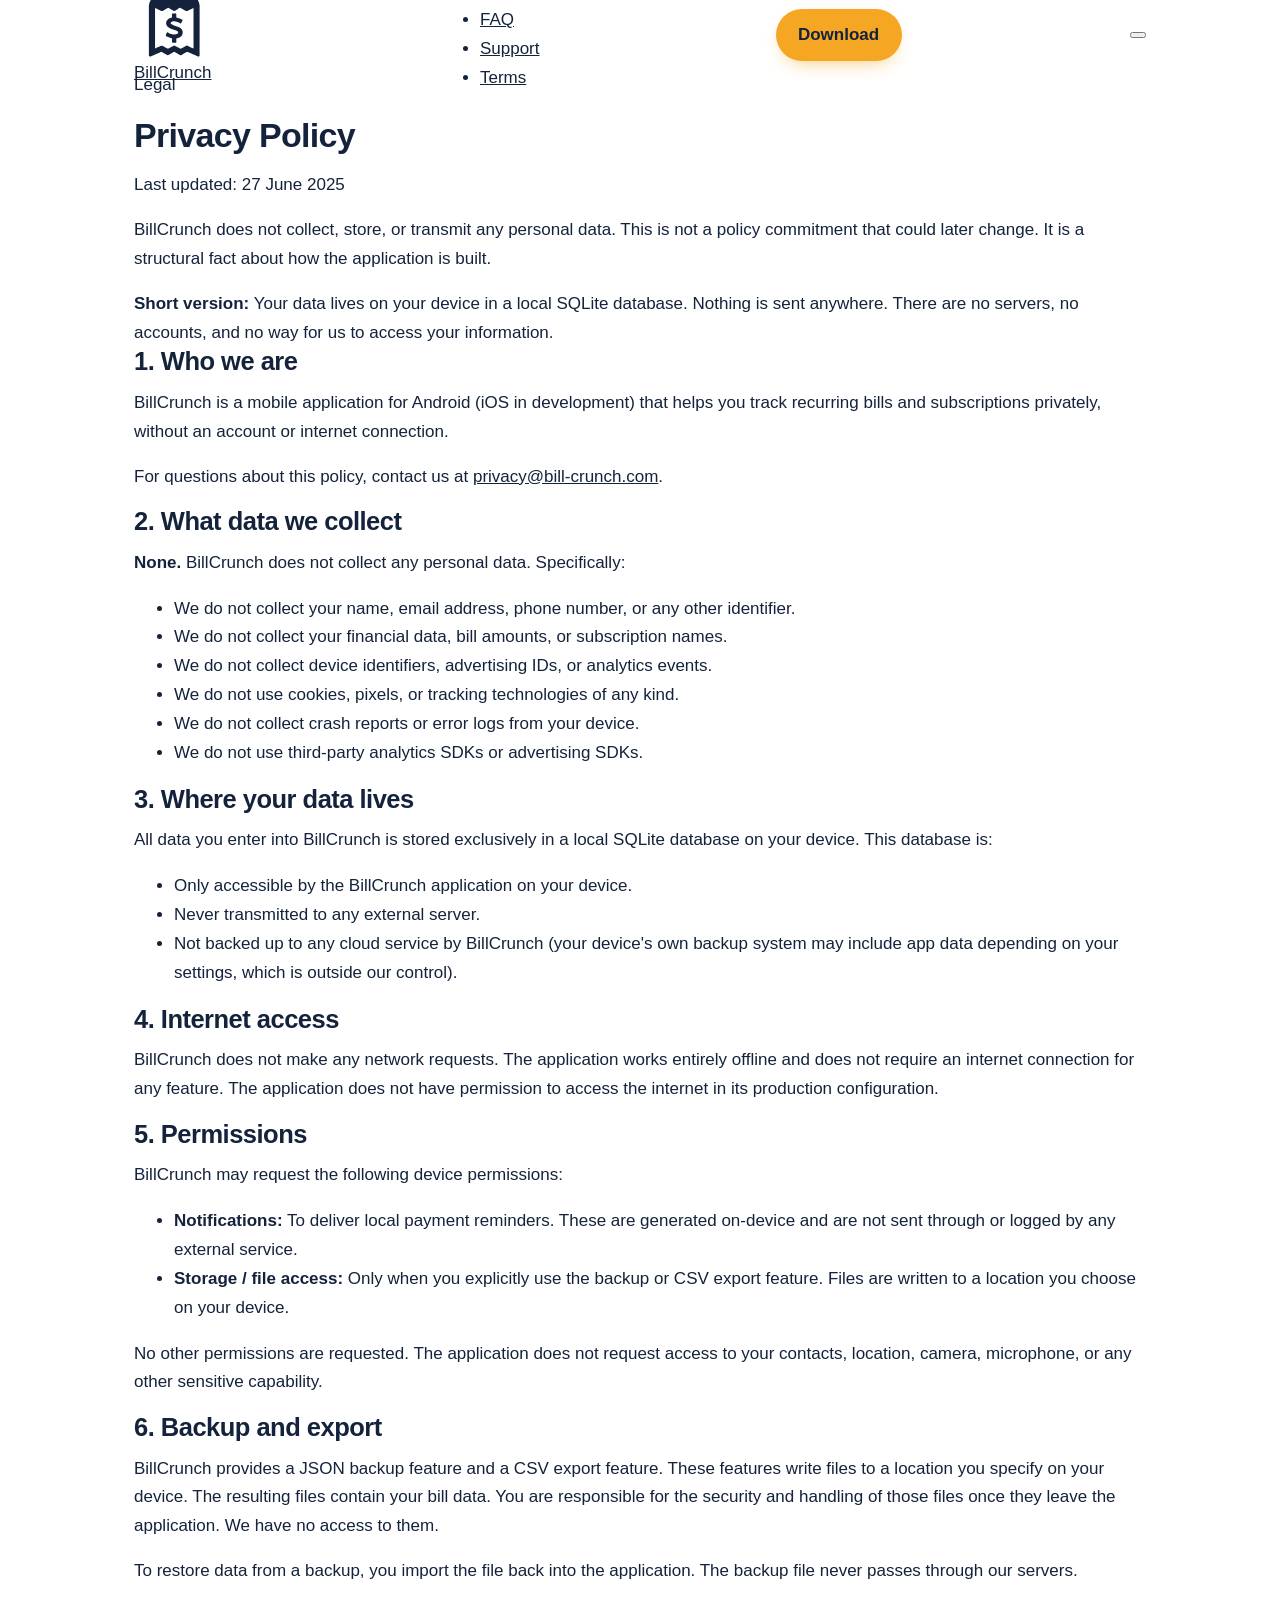
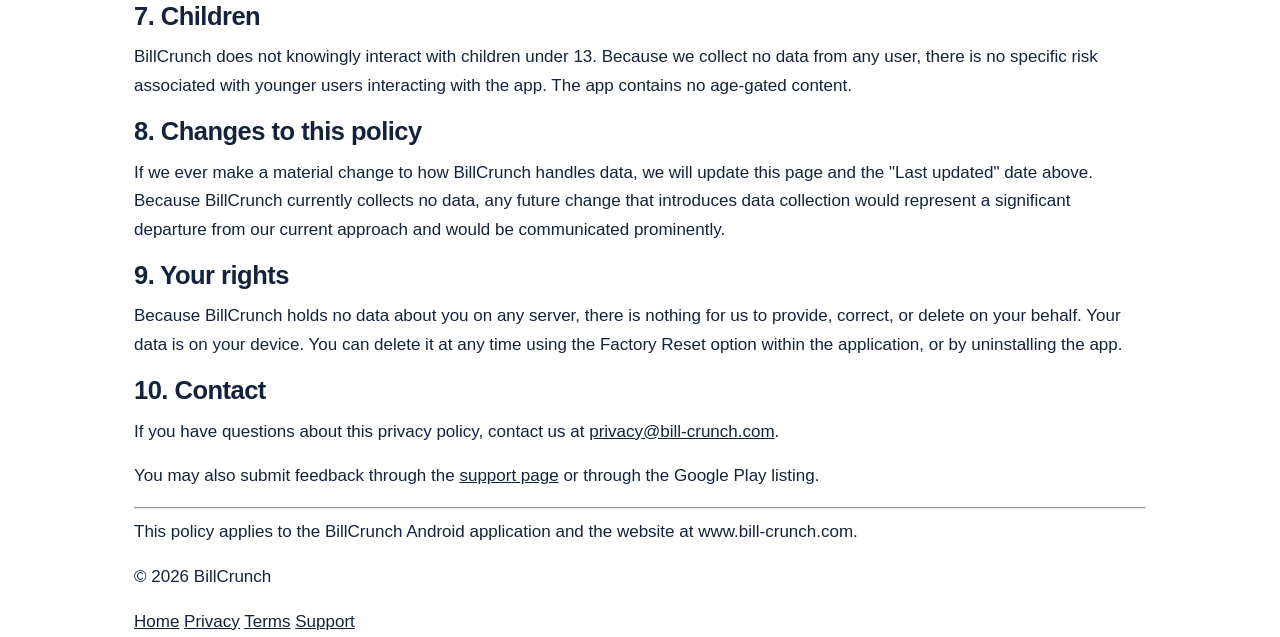
<file: privacy.html>
<!DOCTYPE html>
<html lang="en">
<head>
  <meta charset="UTF-8">
  <meta name="viewport" content="width=device-width, initial-scale=1.0">
  <title>Privacy Policy — BillCrunch</title>
  <meta name="description" content="BillCrunch privacy policy. No data collection, no accounts, no tracking. Everything stays on your device.">

  <meta property="og:title"       content="Privacy Policy — BillCrunch">
  <meta property="og:description" content="BillCrunch collects no personal data. Everything stays on your device.">
  <meta property="og:url"         content="https://www.bill-crunch.com/privacy.html">
  <meta property="og:type"        content="website">

  <link rel="icon" href="assets/favicon.svg" type="image/svg+xml">
  <link rel="stylesheet" href="styles.css">

  <!-- Plausible analytics (uncomment with real domain when live) -->
  <!-- <script defer data-domain="bill-crunch.com" src="https://plausible.io/js/script.js"></script> -->
</head>
<body>

<a href="#main" class="skip-link">Skip to content</a>

<!-- ── Header ─────────────────────────────────────────────── -->
<header class="site-header inner-header" id="site-header" role="banner">
  <div class="container">
    <nav class="nav" aria-label="Main navigation">
      <a href="index.html" class="nav__logo" aria-label="BillCrunch home">
        <svg class="nav__logo-mark" viewBox="190 150 620 620" aria-hidden="true" color="var(--navy)">
          <path fill="currentColor" d="M715,713c1-69.4,0-370.5,0-373.6v-.2c-2.8-35.7-26-71.6-63.6-98.4-38.8-27.7-88.1-43-138.8-43s-96.3,15.4-135.3,42.2c-41,28.2-65.2,64.7-68.3,103h0c0,0,0,393,0,393-.2,3.4,1.2,6.3,3.8,8.1,2.7,1.9,6.4,2.5,10.5,1.3l86.5-36.5,2.1.6,46.7,26.2,7.5-.8,45.6-26.2c.2-.1.5-.1.6,0l44.5,25.2c5.5,3.2,9.7,1.4,13,0,7.5-3.2,15-8,22.3-12.8,6.3-4.1,12.9-8.4,19.1-11.2q2.8-1.3,5.2-.3c.7.3,1.4.6,2.3.9,14.3,5.3,28.7,11.9,42.8,18.2,12.8,5.7,25.9,11.7,39.1,16.8h.1c1.1.4,2.9.7,4.7.7s5.4-.6,7.2-2.2c2.2-2.1,2.8-5.5,2.4-26.1,0-2.2,0-3.9,0-4.8ZM420.3,378l1.2,1.8c.5-.2.9-.5,1.4-.7,6.6-3.1,13.2-7,19.5-10.8,6.2-3.7,12.7-7.6,19-10.4.5-.2,1-.5,1.5-.7,2.2-1.1,2.4-1,2.7-.9,6.2,3.2,12.6,7.1,18.7,10.9,6.5,4,13.3,8.2,20.1,11.6l1.1.6c5.1,2.6,7.1,2.9,13.2.3,6.6-2.9,13.3-7.2,19.8-11.5,6.5-4.3,13.2-8.7,19.4-11.2.3-.1.7-.3,1-.4.1,0,.3-.1.5-.2l45.7,25,.3.2c5.6,2.3,11.1,0,15.1-1.8.6-.2,1.1-.5,1.6-.7,9.5-3.9,18.7-8.5,27.7-13,5.3-2.7,10.8-5.4,16.3-8l.3,324.1c-5.4-1.4-14.6-6-22.8-10.1-5.2-2.6-10-5-14-6.7-.5-.2-1.1-.5-1.8-.8-7.4-3.2-13.8-5.8-17.6-5.5h-.9c0,0-.8.5-.8.5-9.9,4.8-19.6,10.4-29,15.8-5.1,2.9-10.3,6-15.6,8.8l-.9.2-51-26.5-50.4,26.2c-10.7-4.7-21-10.8-31-16.6-3.8-2.2-8.1-4.7-12.2-7.1l-.7-.3c-6-2.2-12.1.6-16.7,2.7-.9.4-1.8.8-2.6,1.1-8.2,3.4-16.3,7.1-24.2,10.8-5.1,2.4-10.4,4.8-15.7,7.1v-323.3c9.7,4.2,19.5,8.8,29,13.4,6.7,3.2,13.5,6.5,20.3,9.6,5.4,2.5,10.3,0,13.5-1.5l-1.1-1.8h0Z"/>
          <path fill="currentColor" d="M450.5,585.3c.7.4,1.4.8,2.2,1.2,12.8,7.4,27.6,11.3,41.8,14.6.2,2.6,0,9.2-.2,14.2-.2,6.7-.4,13,0,15.3.5,3.5,1.8,4.8,5.2,5.2,2.3.3,6.5.4,10.8.4s9.7-.2,12.2-.5c1.5-.2,5.4-.6,6-4.5l.3-29.6c30.3-5.8,46.9-18.6,50.5-39.3,6.9-39.5-28.4-51.2-56.7-60.5-4.5-1.5-8.8-2.9-12.9-4.4l-.8-.3c-5.8-2.1-23.3-8.6-25.1-14.5-.9-3.1-.7-5.9.7-8.4,2-3.6,6.5-6.5,12.4-8,23.2-6.1,47.2,5.6,63.3,15h.2c0,.1.2.2.2.2,1.5.5,2.9,0,3.7-.2,3.2-1,5.5-5.5,8.9-12.9,1.6-3.4,3.2-7,4.4-8.3l.3-.3.2-.4c.8-2.2.7-4.2-.2-5.7,0,0-1-1.5-11.7-7.1-11-5.8-23.7-10.2-37.8-13v-28.5c0-1.3-2-3.3-3.3-3.3h-26.9c-3.3,0-4,5.1-4,5.2-.3,2.2-.1,7.8,0,13.8.1,4.4.3,10.1.2,12.6-17.7,2.6-33,11.6-41.1,24.2-6.6,10.3-8.1,22.5-4.1,35.2,7.1,22.6,31.1,29.9,54.3,37,13.6,4.1,26.4,8,34.8,14.7,4,3.2,5.8,7,5.2,11-.7,4.8-4.8,9.1-10.6,11.4-22.1,8.6-50.5-2.5-61.7-7.7-.9-.4-2.1-1.2-3.4-2-4.5-2.8-11.4-7.1-15.1-1.4-1.8,2.7-6.6,13.8-7.7,17.1-2.5,7.7.4,9.7,5.3,12.4Z"/>
        </svg>
        BillCrunch
      </a>

      <ul class="nav__links" id="nav-links" role="list">
        <li><a href="index.html#features">Features</a></li>
        <li><a href="index.html#faq">FAQ</a></li>
        <li><a href="support.html">Support</a></li>
        <li><a href="terms.html">Terms</a></li>
      </ul>

      <!-- TODO: replace href with real Google Play listing URL -->
      <a href="#" class="btn btn--primary nav__cta">Download</a>

      <button class="nav__toggle" id="nav-toggle" aria-expanded="false" aria-controls="nav-links" aria-label="Toggle navigation">
        <span></span><span></span><span></span>
      </button>
    </nav>
  </div>
</header>

<!-- ── Inner hero ─────────────────────────────────────────── -->
<div class="inner-hero">
  <div class="container">
    <p class="section-eyebrow">Legal</p>
    <h1>Privacy Policy</h1>
    <p class="last-updated">Last updated: 27 June 2025</p>
  </div>
</div>

<!-- ── Main ───────────────────────────────────────────────── -->
<main id="main">
  <div class="container">
    <article class="prose-page">

      <p class="prose-lead">
        BillCrunch does not collect, store, or transmit any personal data. This is not a policy commitment that could later change. It is a structural fact about how the application is built.
      </p>

      <div class="callout">
        <strong>Short version:</strong> Your data lives on your device in a local SQLite database. Nothing is sent anywhere. There are no servers, no accounts, and no way for us to access your information.
      </div>

      <h2>1. Who we are</h2>
      <p>BillCrunch is a mobile application for Android (iOS in development) that helps you track recurring bills and subscriptions privately, without an account or internet connection.</p>
      <p>For questions about this policy, contact us at <a href="mailto:privacy@bill-crunch.com">privacy@bill-crunch.com</a>.</p>

      <h2>2. What data we collect</h2>
      <p><strong>None.</strong> BillCrunch does not collect any personal data. Specifically:</p>
      <ul>
        <li>We do not collect your name, email address, phone number, or any other identifier.</li>
        <li>We do not collect your financial data, bill amounts, or subscription names.</li>
        <li>We do not collect device identifiers, advertising IDs, or analytics events.</li>
        <li>We do not use cookies, pixels, or tracking technologies of any kind.</li>
        <li>We do not collect crash reports or error logs from your device.</li>
        <li>We do not use third-party analytics SDKs or advertising SDKs.</li>
      </ul>

      <h2>3. Where your data lives</h2>
      <p>All data you enter into BillCrunch is stored exclusively in a local SQLite database on your device. This database is:</p>
      <ul>
        <li>Only accessible by the BillCrunch application on your device.</li>
        <li>Never transmitted to any external server.</li>
        <li>Not backed up to any cloud service by BillCrunch (your device's own backup system may include app data depending on your settings, which is outside our control).</li>
      </ul>

      <h2>4. Internet access</h2>
      <p>BillCrunch does not make any network requests. The application works entirely offline and does not require an internet connection for any feature. The application does not have permission to access the internet in its production configuration.</p>

      <h2>5. Permissions</h2>
      <p>BillCrunch may request the following device permissions:</p>
      <ul>
        <li><strong>Notifications:</strong> To deliver local payment reminders. These are generated on-device and are not sent through or logged by any external service.</li>
        <li><strong>Storage / file access:</strong> Only when you explicitly use the backup or CSV export feature. Files are written to a location you choose on your device.</li>
      </ul>
      <p>No other permissions are requested. The application does not request access to your contacts, location, camera, microphone, or any other sensitive capability.</p>

      <h2>6. Backup and export</h2>
      <p>BillCrunch provides a JSON backup feature and a CSV export feature. These features write files to a location you specify on your device. The resulting files contain your bill data. You are responsible for the security and handling of those files once they leave the application. We have no access to them.</p>
      <p>To restore data from a backup, you import the file back into the application. The backup file never passes through our servers.</p>

      <h2>7. Children</h2>
      <p>BillCrunch does not knowingly interact with children under 13. Because we collect no data from any user, there is no specific risk associated with younger users interacting with the app. The app contains no age-gated content.</p>

      <h2>8. Changes to this policy</h2>
      <p>If we ever make a material change to how BillCrunch handles data, we will update this page and the "Last updated" date above. Because BillCrunch currently collects no data, any future change that introduces data collection would represent a significant departure from our current approach and would be communicated prominently.</p>

      <h2>9. Your rights</h2>
      <p>Because BillCrunch holds no data about you on any server, there is nothing for us to provide, correct, or delete on your behalf. Your data is on your device. You can delete it at any time using the Factory Reset option within the application, or by uninstalling the app.</p>

      <h2>10. Contact</h2>
      <p>If you have questions about this privacy policy, contact us at <a href="mailto:privacy@bill-crunch.com">privacy@bill-crunch.com</a>.</p>

      <p>You may also submit feedback through the <a href="support.html">support page</a> or through the Google Play listing.</p>

      <hr class="divider">
      <p class="prose-footnote">This policy applies to the BillCrunch Android application and the website at www.bill-crunch.com.</p>

    </article>
  </div>
</main>

<!-- ── Slim footer ─────────────────────────────────────────── -->
<footer class="inner-footer" role="contentinfo">
  <div class="container">
    <div class="inner-footer__inner">
      <p>&copy; <span class="footer-year"></span> BillCrunch</p>
      <nav class="inner-footer__links" aria-label="Footer navigation">
        <a href="index.html">Home</a>
        <a href="privacy.html" aria-current="page">Privacy</a>
        <a href="terms.html">Terms</a>
        <a href="support.html">Support</a>
      </nav>
    </div>
  </div>
</footer>

<script>
  const header = document.getElementById('site-header');
  window.addEventListener('scroll', () => {
    header.classList.toggle('scrolled', window.scrollY > 8);
  }, { passive: true });

  const toggle = document.getElementById('nav-toggle');
  const links  = document.getElementById('nav-links');
  toggle.addEventListener('click', () => {
    const open = toggle.getAttribute('aria-expanded') === 'true';
    toggle.setAttribute('aria-expanded', String(!open));
    links.classList.toggle('is-open', !open);
  });

  document.querySelectorAll('.footer-year').forEach(el => {
    el.textContent = new Date().getFullYear();
  });
</script>

</body>
</html>
</file>
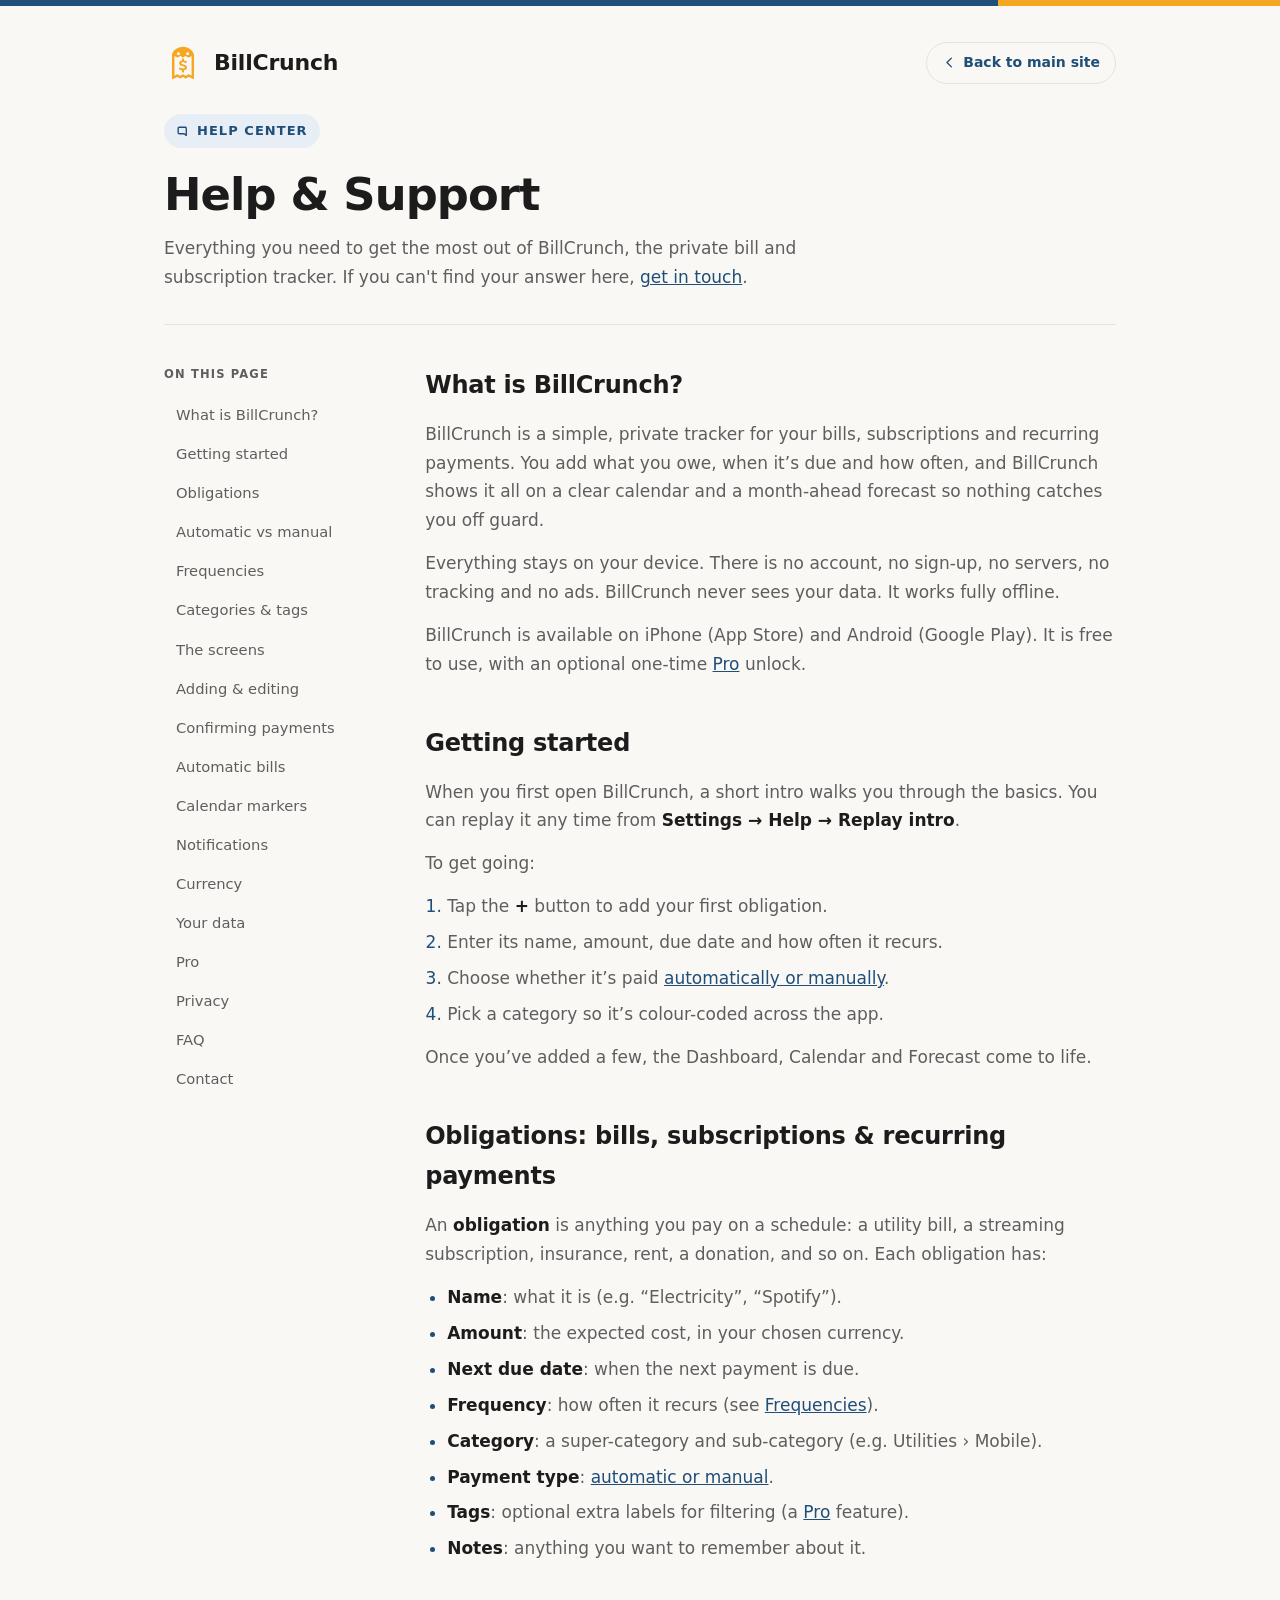
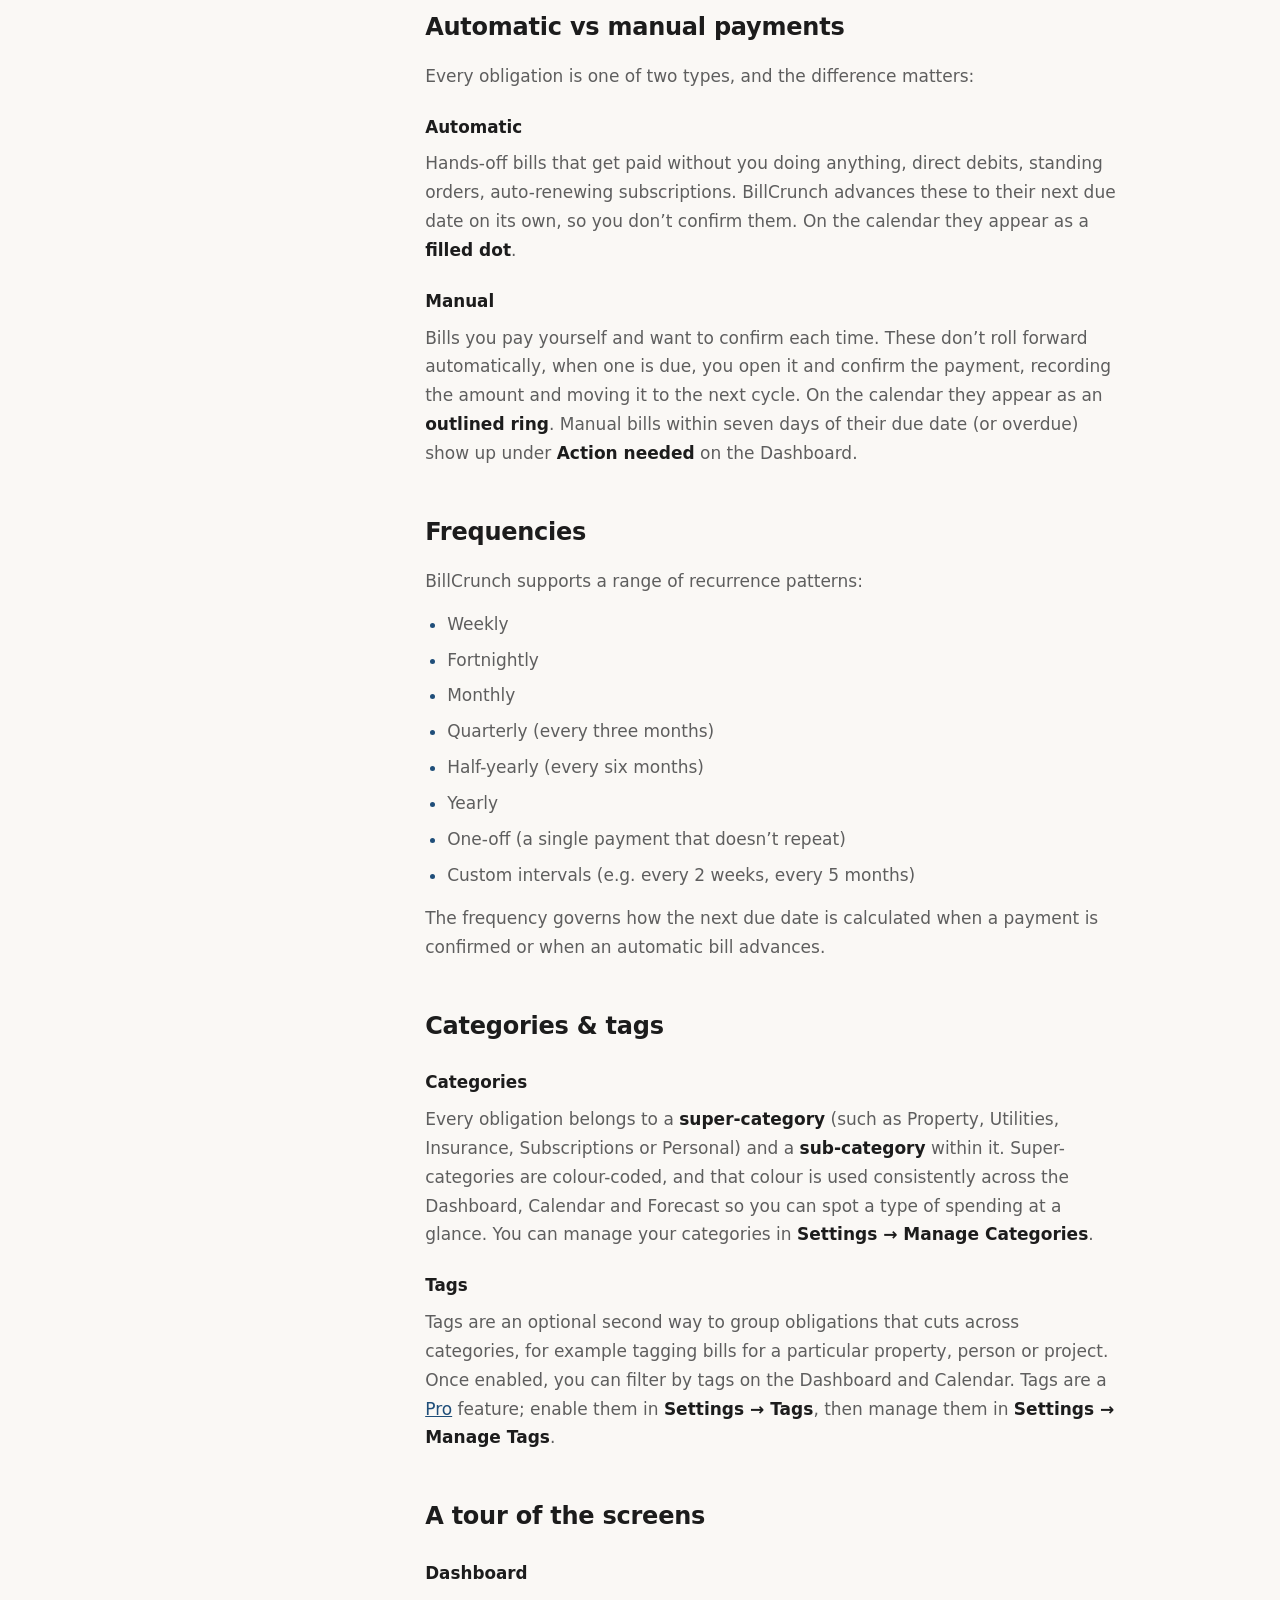
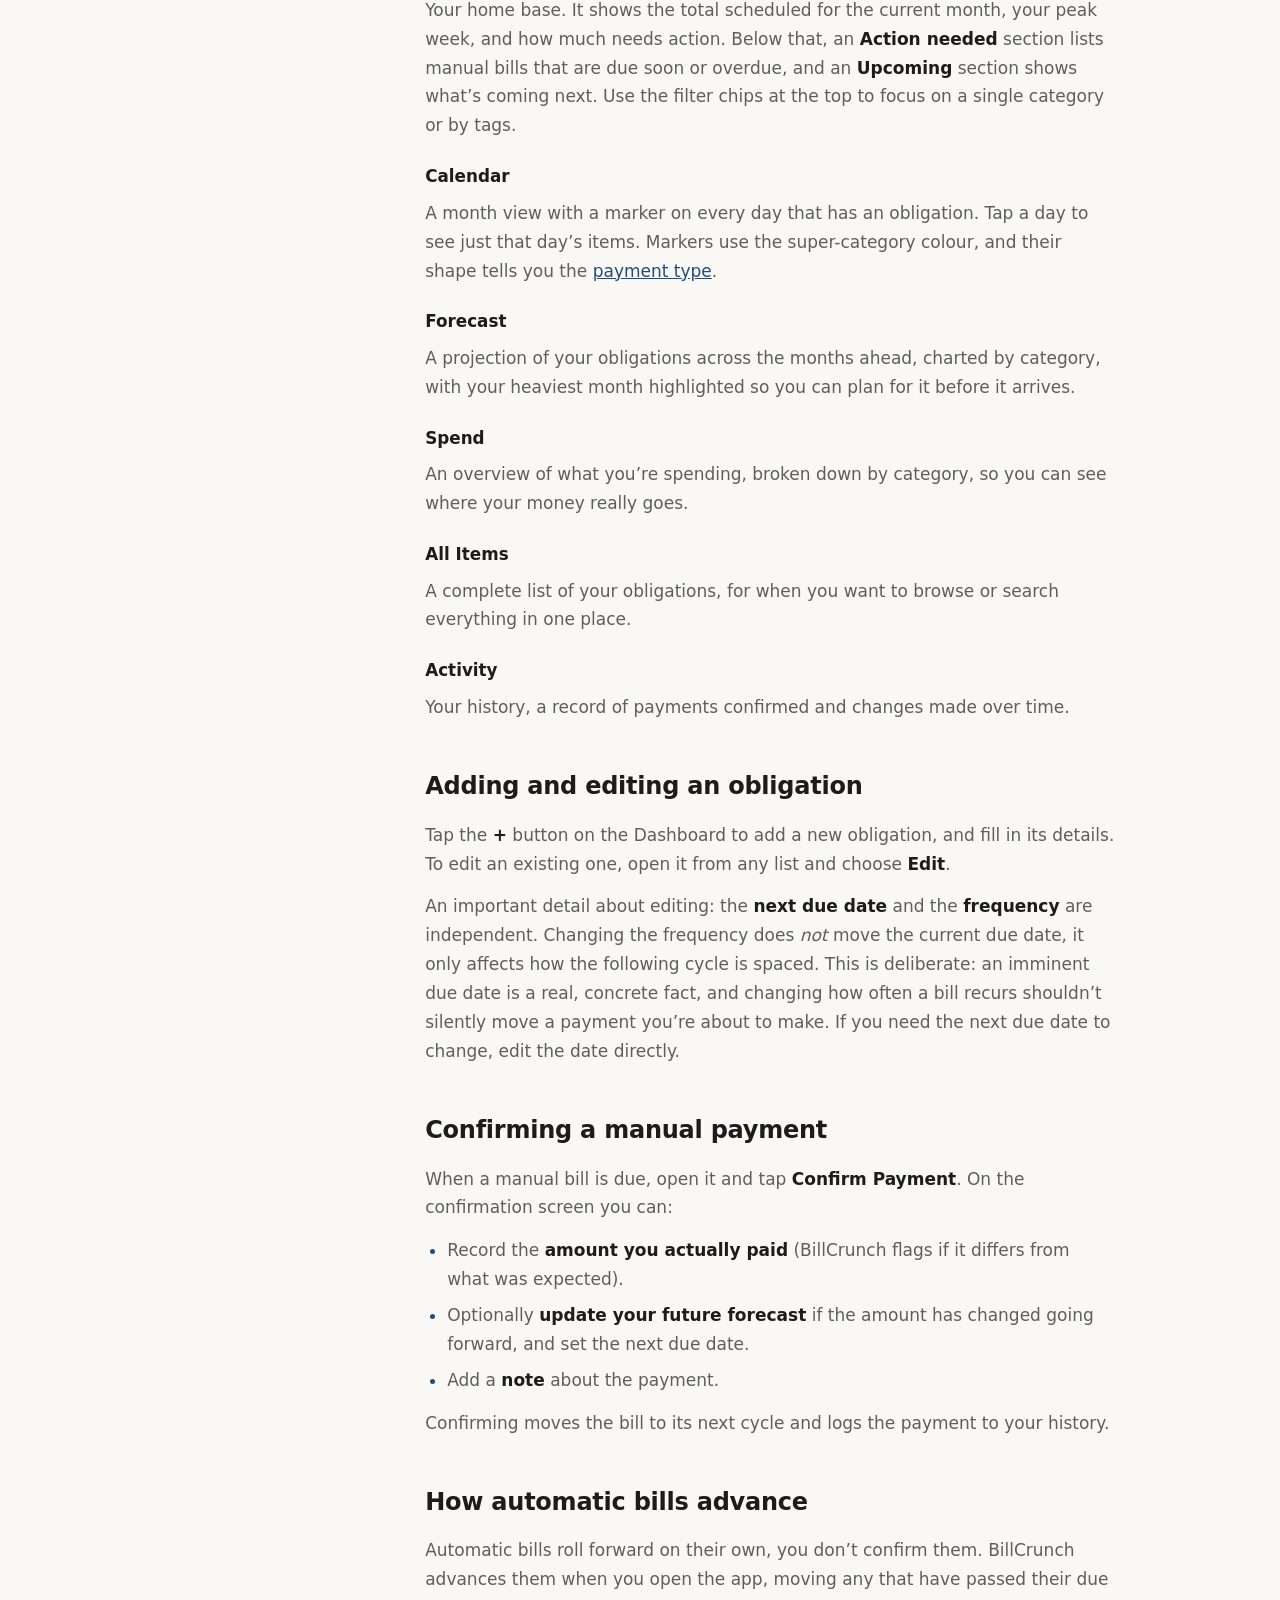
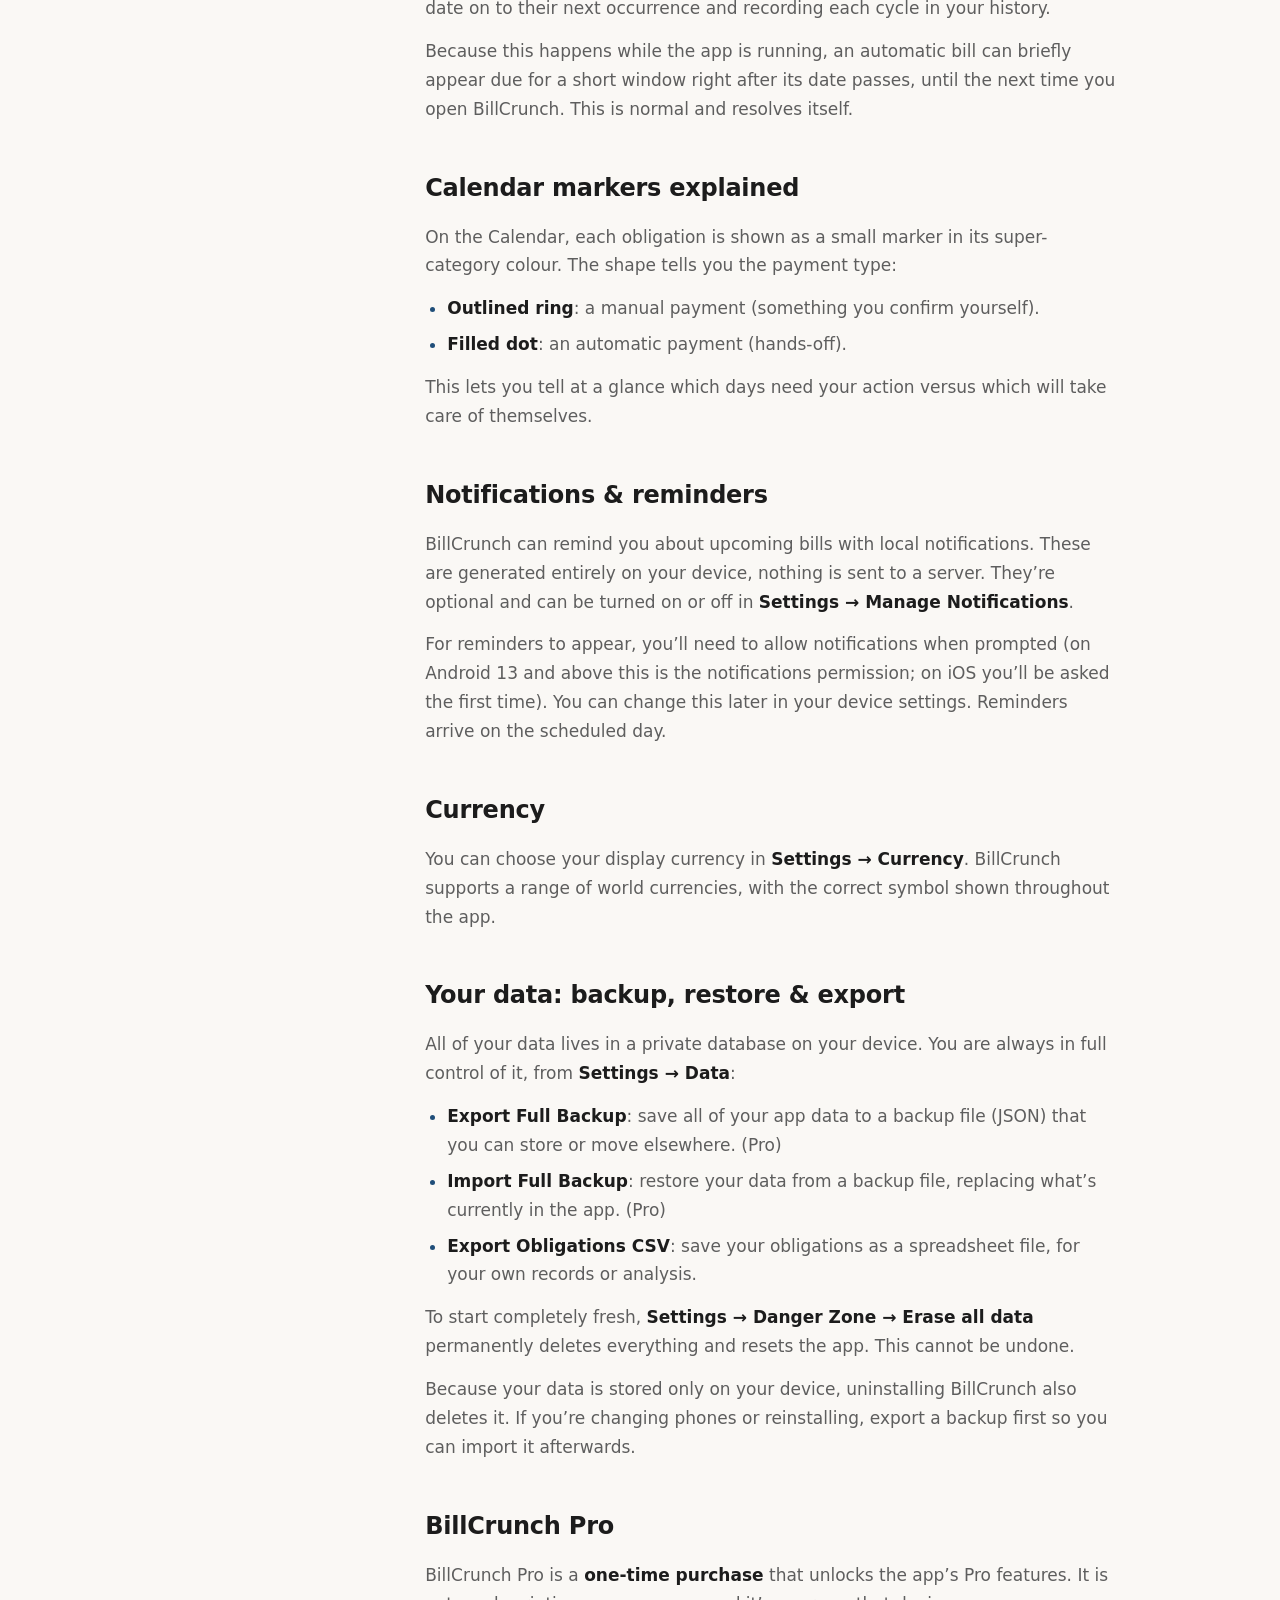
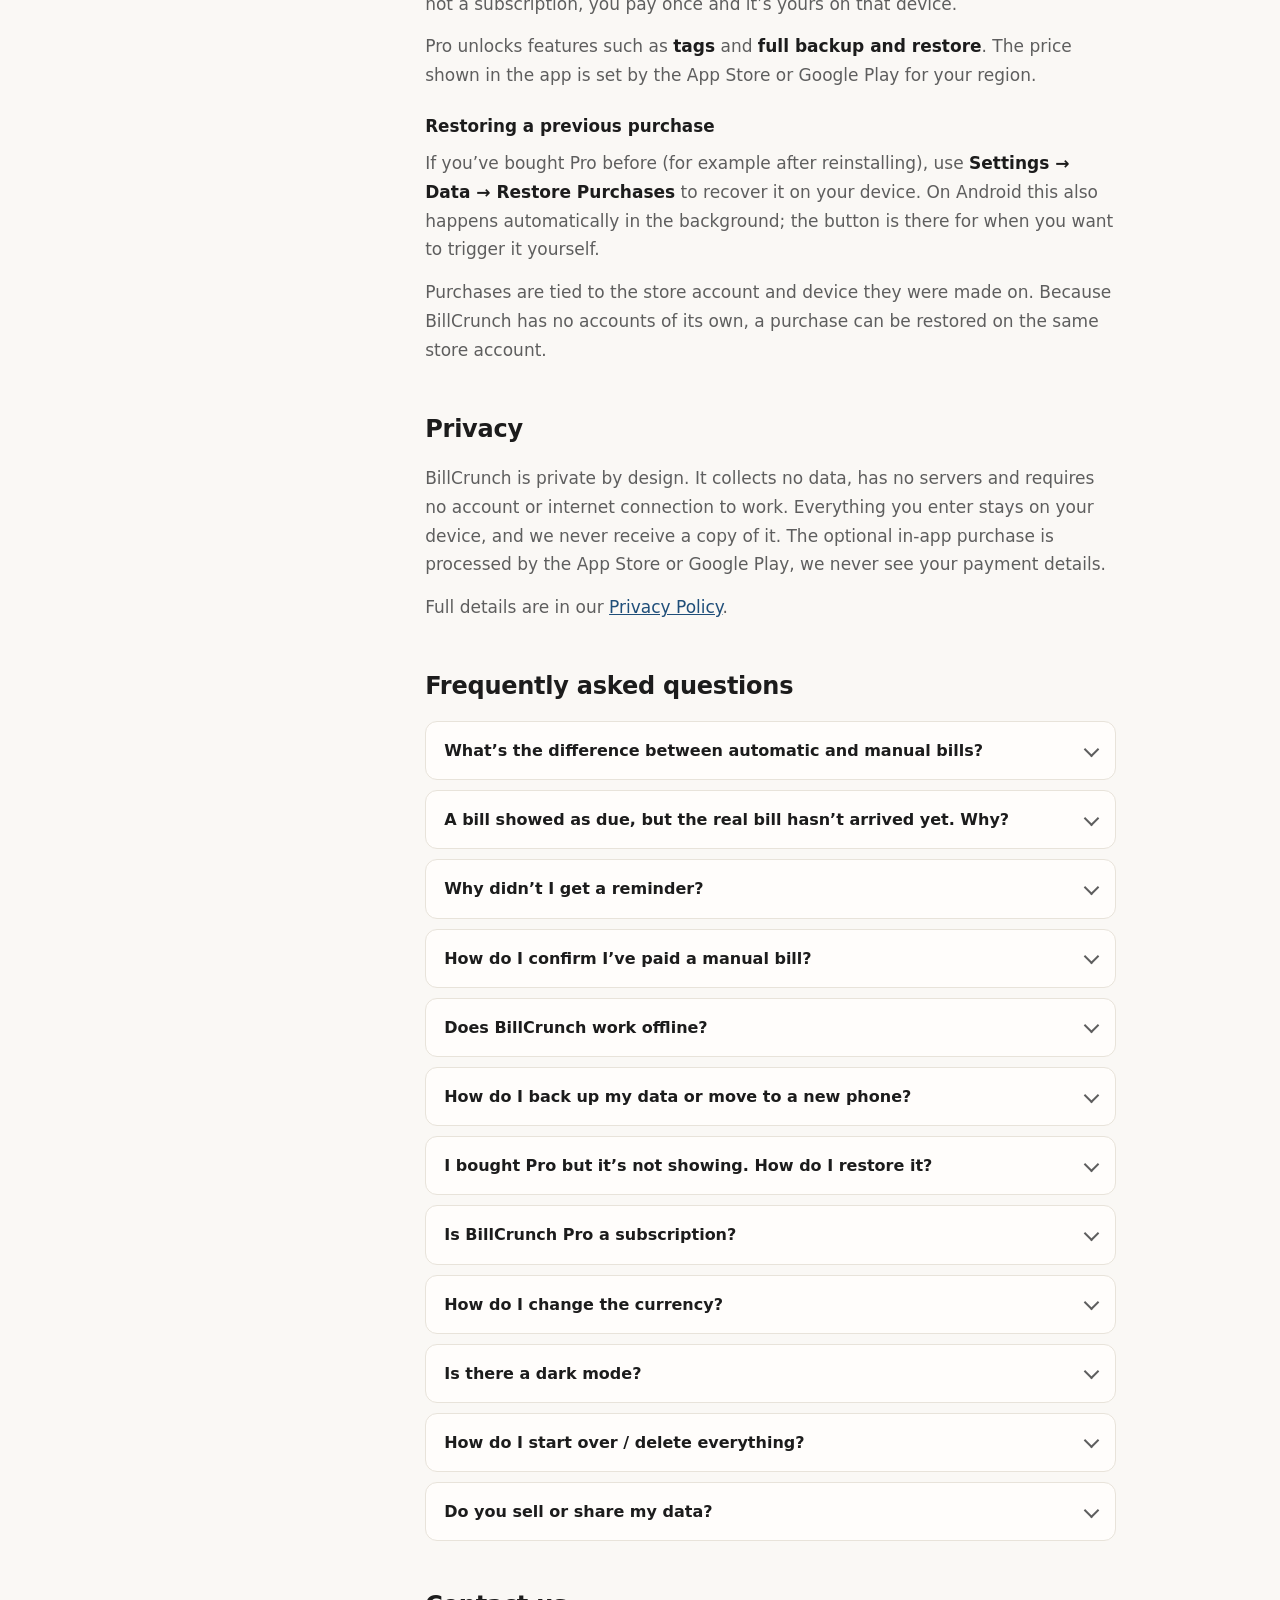
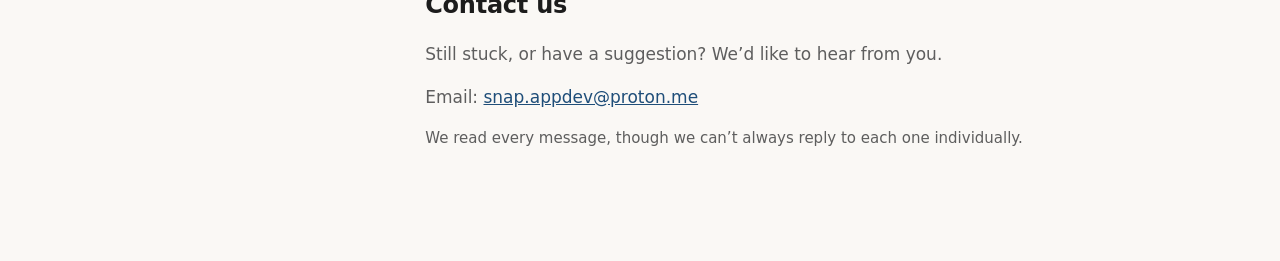
<file: support.html>
<!DOCTYPE html>
<html lang="en">
<head>
<meta charset="UTF-8">
<meta name="viewport" content="width=device-width, initial-scale=1.0">
<title>BillCrunch Support</title>
<link rel="icon" type="image/svg+xml" href="data:image/svg+xml,%3Csvg%20xmlns%3D%27http%3A%2F%2Fwww.w3.org%2F2000%2Fsvg%27%20viewBox%3D%2761.3%20468.6%201024%201024%27%3E%3Cpath%20fill%3D%27%23F5A623%27%20d%3D%27M870.2%2C1366c1.5-110.8.1-592.3%2C0-597.1v-.2c-4.1-56.1-37.9-112.6-92.9-155-56.9-43.9-129.2-68-203.4-68s-141.2%2C24.4-198.4%2C66.9c-59.9%2C44.5-95.3%2C102.1-99.7%2C162.2h0c0%2C.1%2C0%2C628.4%2C0%2C628.4-.2%2C4.3%2C1.3%2C7.9%2C4.3%2C10.2%2C2%2C1.6%2C4.6%2C2.3%2C7.3%2C2.3s3.3-.3%2C5-.8h.2c0%2C0%2C128.9-58.8%2C128.9-58.8l4.7%2C1.4%2C68.5%2C41.5%2C9.3-1.1%2C67-41.6c1.4-.7%2C2.9-.7%2C4.3%2C0l66%2C40.3c6.6%2C4.2%2C11.2%2C2.1%2C16.1-.2%2C10.8-5%2C21.8-12.7%2C32.5-20.1%2C9.5-6.6%2C19.3-13.5%2C28.6-18.2%2C5.5-2.8%2C5.9-2.6%2C10.5-.6%2C1%2C.4%2C2.1.9%2C3.4%2C1.4%2C21.2%2C8.6%2C42.7%2C19%2C63.5%2C29.1%2C18.9%2C9.2%2C38.3%2C18.6%2C57.7%2C26.7h.1c3.2%2C1.2%2C10.8%2C1.7%2C14.2-1.7%2C2.3-2.3%2C3.1-8.6%2C2.5-39.3%2C0-3.5-.1-6.3%2C0-7.7M661.8%2C712.6c5.7-12.7%2C16.9-20.5%2C31.6-21.9%2C1.8-.2%2C3.5-.2%2C5.1-.2%2C24.2%2C0%2C37%2C17.5%2C39%2C35.8%2C2.1%2C19.3-8.3%2C40.4-32.1%2C43.2-16.9%2C2-30.9-3.2-39.4-14.6-8.6-11.7-10.3-28.6-4.2-42.3M463.9%2C767.3c-16.3%2C6.2-31.1%2C4-41.7-6.4-11.7-11.4-16.2-31-10.7-46.5%2C4.9-13.8%2C16.5-22.2%2C32.8-23.7%2C24.5-2.3%2C39.4%2C14%2C43.4%2C31%2C3.9%2C16.6-2%2C37.2-23.9%2C45.6M437.3%2C830.2c.8-.4%2C1.5-.8%2C2.3-1.2%2C9.7-4.9%2C19.3-11%2C28.6-17%2C9.3-6%2C19-12.2%2C28.4-16.9.7-.3%2C1.4-.7%2C2.1-1.1%2C3.6-1.9%2C5.1-2.6%2C7.1-1.4%2C9.4%2C5.2%2C18.8%2C11.5%2C27.9%2C17.5%2C9.6%2C6.4%2C19.6%2C13%2C29.6%2C18.4.6.3%2C1.2.6%2C1.7.9%2C6.6%2C3.7%2C8.6%2C4.1%2C16.5.4%2C9.5-4.4%2C19.3-11.4%2C28.8-18.1%2C9.8-6.9%2C19.9-14.1%2C29.3-18.2.5-.2.9-.4%2C1.3-.6%2C1.3-.6%2C2-.9%2C2.7-.9l68.6%2C40.6.3.2c6.9%2C3.1%2C13.9-.2%2C19.6-2.9.8-.4%2C1.7-.8%2C2.5-1.2%2C13.9-6.2%2C27.5-13.6%2C40.7-20.7%2C8.7-4.7%2C17.7-9.5%2C26.6-14%2C1-.5%2C1.8-.6%2C2.5-.5l.4%2C526.5c-.8.2-2%2C.2-4.2-.4-8.4-2.3-22.2-9.8-34.3-16.4-7.6-4.1-14.8-8-20.5-10.6-.8-.3-1.7-.8-2.8-1.3-10.1-4.7-19.6-8.9-24.3-8.5h-.7c0%2C0-.6.4-.6.4-14.6%2C7.5-28.8%2C16.4-42.6%2C25.1-7.8%2C4.9-15.8%2C9.9-23.8%2C14.6l-3.1.6-74.9-42-74.4%2C41.8c-16.6-7.7-32.5-17.8-47.8-27.5-5.9-3.7-12-7.6-18-11.3l-.5-.3c-7.5-3-15.4%2C1-21.9%2C4.2-1.4.7-2.8%2C1.4-4%2C1.9-12.1%2C5.4-24.1%2C11.4-35.7%2C17.2-8.8%2C4.4-17.9%2C8.9-27%2C13.2l-1-.3v-526.5c16.1%2C7.2%2C32.2%2C15.5%2C47.8%2C23.6%2C9.9%2C5.1%2C20.1%2C10.4%2C30.1%2C15.3%2C6.5%2C3.2%2C12.2.1%2C16.8-2.4%27%2F%3E%3Cpath%20fill%3D%27%23F5A623%27%20d%3D%27M473.8%2C1152.8c1.1.6%2C2.3%2C1.2%2C3.5%2C2%2C20.4%2C11.9%2C44.1%2C18.1%2C66.8%2C23.3.3%2C4.2%2C0%2C14.7-.2%2C22.7-.3%2C10.7-.6%2C20.7%2C0%2C24.5.7%2C5.5%2C2.8%2C7.6%2C8.4%2C8.4%2C3.7.5%2C10.4.7%2C17.3.7s15.5-.3%2C19.5-.7c2.4-.3%2C8.7-1%2C9.6-7.1l.5-47.3c48.5-9.2%2C74.9-29.8%2C80.7-62.8%2C11-63.1-45.4-81.8-90.6-96.8-7.3-2.4-14.1-4.7-20.6-7.1l-1.3-.5c-9.2-3.4-37.2-13.7-40.1-23.3-1.5-5-1.1-9.5%2C1.1-13.4%2C3.2-5.7%2C10.4-10.4%2C19.9-12.9%2C37-9.8%2C75.5%2C9%2C101.2%2C24l.3.2h.4c2.5.9%2C4.6.2%2C6-.2%2C5.1-1.5%2C8.7-8.8%2C14.2-20.6%2C2.5-5.5%2C5.2-11.2%2C7.1-13.3l.5-.5.2-.7c1.3-3.5%2C1.2-6.7-.4-9.1%2C0%2C0-1.6-2.3-18.7-11.4-17.5-9.3-37.9-16.3-60.4-20.7v-45.6c0-2-3.2-5.2-5.2-5.2h-43.1c-5.2%2C0-6.5%2C8.2-6.5%2C8.3-.5%2C3.5-.2%2C12.5%2C0%2C22%2C.2%2C7%2C.5%2C16.1.3%2C20.2-28.4%2C4.2-52.8%2C18.5-65.8%2C38.6-10.6%2C16.5-12.9%2C36-6.5%2C56.3%2C11.3%2C36.1%2C49.7%2C47.9%2C86.9%2C59.2%2C21.7%2C6.6%2C42.2%2C12.9%2C55.7%2C23.6%2C6.5%2C5.1%2C9.3%2C11.2%2C8.4%2C17.6-1.1%2C7.6-7.6%2C14.6-17%2C18.2-35.3%2C13.7-80.7-4-98.6-12.3-1.5-.7-3.4-1.9-5.5-3.1-7.3-4.5-18.2-11.3-24.2-2.3-2.8%2C4.3-10.6%2C22.1-12.3%2C27.3-4%2C12.3.7%2C15.5%2C8.5%2C19.8%27%2F%3E%3C%2Fsvg%3E">
<style>
  :root{--paper:#faf8f5;--card:#fffdfb;--ink:#1c1c1c;--ink-soft:#5e5e5e;--navy:#1f4e79;--navy-soft:#e8eef5;--gold:#f5a623;--rule:#e8e3da;--max:1000px}
  *{box-sizing:border-box}
  html{scroll-behavior:smooth}
  body{margin:0;background:var(--paper);color:var(--ink);font-family:system-ui,-apple-system,"Segoe UI",Roboto,Helvetica,Arial,sans-serif;font-size:17px;line-height:1.7;-webkit-font-smoothing:antialiased}
  .topbar{height:6px;width:100%;background:linear-gradient(90deg,var(--navy) 0 78%,var(--gold) 78% 100%)}
  .wrap{max-width:var(--max);margin:0 auto;padding:0 24px 96px}
  header{border-bottom:1px solid var(--rule);margin-bottom:40px;padding:36px 0 32px}
  .topnav{display:flex;align-items:center;justify-content:space-between;gap:1rem;margin-bottom:30px}
  .brand{display:inline-flex;align-items:center;gap:12px;text-decoration:none}
  .brand .logo{height:38px;width:auto;display:block}
  .brand .wordmark{font-size:22px;font-weight:700;letter-spacing:-.01em;color:var(--ink)}
  .backlink{display:inline-flex;align-items:center;gap:6px;text-decoration:none;color:var(--navy);font-weight:600;font-size:14px;border:1px solid var(--rule);border-radius:999px;padding:8px 15px;white-space:nowrap;transition:background .15s ease,border-color .15s ease}
  .backlink:hover{background:var(--navy-soft);border-color:#d5c9b8}
  .backlink svg{width:15px;height:15px}
  .badge{display:inline-flex;align-items:center;gap:8px;font-size:13px;letter-spacing:.08em;text-transform:uppercase;color:var(--navy);font-weight:600;background:var(--navy-soft);padding:6px 12px;border-radius:999px;margin-bottom:22px}
  .badge svg{display:block}
  h1{font-weight:700;font-size:clamp(2rem,6vw,2.8rem);line-height:1.12;margin:0 0 14px;letter-spacing:-.02em;color:var(--ink)}
  .intro{color:var(--ink-soft);margin:0;max-width:62ch}.intro a{color:var(--navy)}
  .support-layout{display:grid;grid-template-columns:210px 1fr;gap:clamp(2rem,4vw,3.5rem);align-items:start}
  .toc{position:sticky;top:24px}
  .toc-title{font-size:.72rem;letter-spacing:.1em;text-transform:uppercase;color:var(--ink-soft);font-weight:700;margin:0 0 12px}
  .toc nav{display:flex;flex-direction:column;gap:2px}
  .toc a{text-decoration:none;color:var(--ink-soft);font-size:.92rem;padding:6px 10px;border-radius:8px;border-left:2px solid transparent;transition:background .12s ease,color .12s ease}
  .toc a:hover{color:var(--navy);background:var(--navy-soft);border-left-color:var(--gold)}
  .support-content section{scroll-margin-top:20px}
  .support-content h2{font-size:1.5rem;font-weight:700;color:var(--ink);margin:44px 0 14px;letter-spacing:-.01em}
  .support-content section:first-child h2{margin-top:0}
  .support-content h3{font-size:1.05rem;font-weight:600;color:var(--ink);margin:22px 0 8px}
  .support-content p{margin:0 0 14px;color:var(--ink-soft)}
  .support-content strong{color:var(--ink);font-weight:600}.support-content em{font-style:italic}
  .support-content a{color:var(--navy)}
  .support-content ul,.support-content ol{margin:0 0 14px;padding-left:22px;color:var(--ink-soft)}
  .support-content li{margin-bottom:7px}.support-content li::marker{color:var(--navy)}
  .support-content .muted{color:var(--ink-soft);font-size:15px}
  .acc{border:1px solid var(--rule);border-radius:12px;background:var(--card);margin-bottom:10px;overflow:hidden}
  .acc summary{cursor:pointer;list-style:none;padding:15px 18px;font-weight:600;font-size:1rem;color:var(--ink);display:flex;align-items:center;justify-content:space-between;gap:1rem}
  .acc summary::-webkit-details-marker{display:none}
  .acc summary::after{content:"";width:9px;height:9px;border-right:2px solid var(--ink-soft);border-bottom:2px solid var(--ink-soft);transform:rotate(45deg);transition:transform .2s ease;flex:none;margin-top:-3px}
  .acc[open] summary::after{transform:rotate(-135deg)}
  .acc-body{padding:2px 18px 16px;color:var(--ink-soft)}
  .acc-body p{margin:0}.acc-body a{color:var(--navy)}.acc-body strong{color:var(--ink);font-weight:600}
  @media (prefers-reduced-motion:reduce){html{scroll-behavior:auto}.acc summary::after{transition:none}}
  @media (max-width:860px){
    .support-layout{grid-template-columns:1fr;gap:1.25rem}
    .toc{position:static;border:1px solid var(--rule);border-radius:12px;padding:14px 16px;background:var(--card)}
    .toc nav{flex-flow:row wrap;gap:8px}
    .toc a{border:1px solid var(--rule);border-radius:999px;padding:5px 12px;font-size:.85rem}
    .support-content h2{margin-top:36px}
  }
</style>
</head>
<body>
<div class="topbar"></div>
<div class="wrap">
  <header>
    <div class="topnav">
      <a class="brand" href="/" aria-label="Back to BillCrunch home"><svg class="logo" viewBox="61.3 468.6 1024 1024" xmlns="http://www.w3.org/2000/svg" role="img" aria-label="BillCrunch logo">
        <path fill="#F5A623" d="M870.2,1366c1.5-110.8.1-592.3,0-597.1v-.2c-4.1-56.1-37.9-112.6-92.9-155-56.9-43.9-129.2-68-203.4-68s-141.2,24.4-198.4,66.9c-59.9,44.5-95.3,102.1-99.7,162.2h0c0,.1,0,628.4,0,628.4-.2,4.3,1.3,7.9,4.3,10.2,2,1.6,4.6,2.3,7.3,2.3s3.3-.3,5-.8h.2c0,0,128.9-58.8,128.9-58.8l4.7,1.4,68.5,41.5,9.3-1.1,67-41.6c1.4-.7,2.9-.7,4.3,0l66,40.3c6.6,4.2,11.2,2.1,16.1-.2,10.8-5,21.8-12.7,32.5-20.1,9.5-6.6,19.3-13.5,28.6-18.2,5.5-2.8,5.9-2.6,10.5-.6,1,.4,2.1.9,3.4,1.4,21.2,8.6,42.7,19,63.5,29.1,18.9,9.2,38.3,18.6,57.7,26.7h.1c3.2,1.2,10.8,1.7,14.2-1.7,2.3-2.3,3.1-8.6,2.5-39.3,0-3.5-.1-6.3,0-7.7M661.8,712.6c5.7-12.7,16.9-20.5,31.6-21.9,1.8-.2,3.5-.2,5.1-.2,24.2,0,37,17.5,39,35.8,2.1,19.3-8.3,40.4-32.1,43.2-16.9,2-30.9-3.2-39.4-14.6-8.6-11.7-10.3-28.6-4.2-42.3M463.9,767.3c-16.3,6.2-31.1,4-41.7-6.4-11.7-11.4-16.2-31-10.7-46.5,4.9-13.8,16.5-22.2,32.8-23.7,24.5-2.3,39.4,14,43.4,31,3.9,16.6-2,37.2-23.9,45.6M437.3,830.2c.8-.4,1.5-.8,2.3-1.2,9.7-4.9,19.3-11,28.6-17,9.3-6,19-12.2,28.4-16.9.7-.3,1.4-.7,2.1-1.1,3.6-1.9,5.1-2.6,7.1-1.4,9.4,5.2,18.8,11.5,27.9,17.5,9.6,6.4,19.6,13,29.6,18.4.6.3,1.2.6,1.7.9,6.6,3.7,8.6,4.1,16.5.4,9.5-4.4,19.3-11.4,28.8-18.1,9.8-6.9,19.9-14.1,29.3-18.2.5-.2.9-.4,1.3-.6,1.3-.6,2-.9,2.7-.9l68.6,40.6.3.2c6.9,3.1,13.9-.2,19.6-2.9.8-.4,1.7-.8,2.5-1.2,13.9-6.2,27.5-13.6,40.7-20.7,8.7-4.7,17.7-9.5,26.6-14,1-.5,1.8-.6,2.5-.5l.4,526.5c-.8.2-2,.2-4.2-.4-8.4-2.3-22.2-9.8-34.3-16.4-7.6-4.1-14.8-8-20.5-10.6-.8-.3-1.7-.8-2.8-1.3-10.1-4.7-19.6-8.9-24.3-8.5h-.7c0,0-.6.4-.6.4-14.6,7.5-28.8,16.4-42.6,25.1-7.8,4.9-15.8,9.9-23.8,14.6l-3.1.6-74.9-42-74.4,41.8c-16.6-7.7-32.5-17.8-47.8-27.5-5.9-3.7-12-7.6-18-11.3l-.5-.3c-7.5-3-15.4,1-21.9,4.2-1.4.7-2.8,1.4-4,1.9-12.1,5.4-24.1,11.4-35.7,17.2-8.8,4.4-17.9,8.9-27,13.2l-1-.3v-526.5c16.1,7.2,32.2,15.5,47.8,23.6,9.9,5.1,20.1,10.4,30.1,15.3,6.5,3.2,12.2.1,16.8-2.4"/>
        <path fill="#F5A623" d="M473.8,1152.8c1.1.6,2.3,1.2,3.5,2,20.4,11.9,44.1,18.1,66.8,23.3.3,4.2,0,14.7-.2,22.7-.3,10.7-.6,20.7,0,24.5.7,5.5,2.8,7.6,8.4,8.4,3.7.5,10.4.7,17.3.7s15.5-.3,19.5-.7c2.4-.3,8.7-1,9.6-7.1l.5-47.3c48.5-9.2,74.9-29.8,80.7-62.8,11-63.1-45.4-81.8-90.6-96.8-7.3-2.4-14.1-4.7-20.6-7.1l-1.3-.5c-9.2-3.4-37.2-13.7-40.1-23.3-1.5-5-1.1-9.5,1.1-13.4,3.2-5.7,10.4-10.4,19.9-12.9,37-9.8,75.5,9,101.2,24l.3.2h.4c2.5.9,4.6.2,6-.2,5.1-1.5,8.7-8.8,14.2-20.6,2.5-5.5,5.2-11.2,7.1-13.3l.5-.5.2-.7c1.3-3.5,1.2-6.7-.4-9.1,0,0-1.6-2.3-18.7-11.4-17.5-9.3-37.9-16.3-60.4-20.7v-45.6c0-2-3.2-5.2-5.2-5.2h-43.1c-5.2,0-6.5,8.2-6.5,8.3-.5,3.5-.2,12.5,0,22,.2,7,.5,16.1.3,20.2-28.4,4.2-52.8,18.5-65.8,38.6-10.6,16.5-12.9,36-6.5,56.3,11.3,36.1,49.7,47.9,86.9,59.2,21.7,6.6,42.2,12.9,55.7,23.6,6.5,5.1,9.3,11.2,8.4,17.6-1.1,7.6-7.6,14.6-17,18.2-35.3,13.7-80.7-4-98.6-12.3-1.5-.7-3.4-1.9-5.5-3.1-7.3-4.5-18.2-11.3-24.2-2.3-2.8,4.3-10.6,22.1-12.3,27.3-4,12.3.7,15.5,8.5,19.8"/>
      </svg><span class="wordmark">BillCrunch</span></a>
      <a class="backlink" href="/"><svg viewBox="0 0 24 24" fill="none" stroke="currentColor" stroke-width="2.2" stroke-linecap="round" stroke-linejoin="round" aria-hidden="true"><path d="M15 5l-7 7 7 7"/></svg>Back to main site</a>
    </div>
    <span class="badge"><svg width="13" height="13" viewBox="0 0 24 24" fill="none" stroke="currentColor" stroke-width="2.5" stroke-linecap="round" stroke-linejoin="round" aria-hidden="true"><path d="M18 6H6a2 2 0 0 0-2 2v8a2 2 0 0 0 2 2h9l4 3V8a2 2 0 0 0-2-2z"/></svg>Help center</span>
    <h1>Help &amp; Support</h1>
    <p class="intro">Everything you need to get the most out of BillCrunch, the private bill and subscription tracker. If you can't find your answer here, <a href="#contact">get in touch</a>.</p>
  </header>
  <div class="support-layout">
    <aside class="toc">
      <p class="toc-title">On this page</p>
      <nav>
        <a href="#what-is">What is BillCrunch?</a>
        <a href="#getting-started">Getting started</a>
        <a href="#obligations">Obligations</a>
        <a href="#automatic-manual">Automatic vs manual</a>
        <a href="#frequencies">Frequencies</a>
        <a href="#categories-tags">Categories & tags</a>
        <a href="#screens">The screens</a>
        <a href="#adding">Adding & editing</a>
        <a href="#confirming">Confirming payments</a>
        <a href="#automatic-bills">Automatic bills</a>
        <a href="#calendar-markers">Calendar markers</a>
        <a href="#notifications">Notifications</a>
        <a href="#currency">Currency</a>
        <a href="#data">Your data</a>
        <a href="#pro">Pro</a>
        <a href="#privacy">Privacy</a>
        <a href="#faq">FAQ</a>
        <a href="#contact">Contact</a>
      </nav>
    </aside>
    <main class="support-content">
      <section id="what-is"><h2>What is BillCrunch?</h2>
        <p>BillCrunch is a simple, private tracker for your bills, subscriptions and recurring payments. You add what you owe, when it’s due and how often, and BillCrunch shows it all on a clear calendar and a month-ahead forecast so nothing catches you off guard.</p>
  <p>Everything stays on your device. There is no account, no sign-up, no servers, no tracking and no ads. BillCrunch never sees your data. It works fully offline.</p>
  <p>BillCrunch is available on iPhone (App Store) and Android (Google Play). It is free to use, with an optional one-time <a href="#pro">Pro</a> unlock.</p>
      </section>
      <section id="getting-started"><h2>Getting started</h2>
        <p>When you first open BillCrunch, a short intro walks you through the basics. You can replay it any time from <strong>Settings &rarr; Help &rarr; Replay intro</strong>.</p>
  <p>To get going:</p>
  <ol>
    <li>Tap the <strong>+</strong> button to add your first obligation.</li>
    <li>Enter its name, amount, due date and how often it recurs.</li>
    <li>Choose whether it’s paid <a href="#automatic-manual">automatically or manually</a>.</li>
    <li>Pick a category so it’s colour-coded across the app.</li>
  </ol>
  <p>Once you’ve added a few, the Dashboard, Calendar and Forecast come to life.</p>
      </section>
      <section id="obligations"><h2>Obligations: bills, subscriptions &amp; recurring payments</h2>
        <p>An <strong>obligation</strong> is anything you pay on a schedule: a utility bill, a streaming subscription, insurance, rent, a donation, and so on. Each obligation has:</p>
  <ul>
    <li><strong>Name</strong>: what it is (e.g. “Electricity”, “Spotify”).</li>
    <li><strong>Amount</strong>: the expected cost, in your chosen currency.</li>
    <li><strong>Next due date</strong>: when the next payment is due.</li>
    <li><strong>Frequency</strong>: how often it recurs (see <a href="#frequencies">Frequencies</a>).</li>
    <li><strong>Category</strong>: a super-category and sub-category (e.g. Utilities &rsaquo; Mobile).</li>
    <li><strong>Payment type</strong>: <a href="#automatic-manual">automatic or manual</a>.</li>
    <li><strong>Tags</strong>: optional extra labels for filtering (a <a href="#pro">Pro</a> feature).</li>
    <li><strong>Notes</strong>: anything you want to remember about it.</li>
  </ul>
      </section>
      <section id="automatic-manual"><h2>Automatic vs manual payments</h2>
        <p>Every obligation is one of two types, and the difference matters:</p>
  <h3>Automatic</h3>
  <p>Hands-off bills that get paid without you doing anything, direct debits, standing orders, auto-renewing subscriptions. BillCrunch advances these to their next due date on its own, so you don’t confirm them. On the calendar they appear as a <strong>filled dot</strong>.</p>
  <h3>Manual</h3>
  <p>Bills you pay yourself and want to confirm each time. These don’t roll forward automatically, when one is due, you open it and confirm the payment, recording the amount and moving it to the next cycle. On the calendar they appear as an <strong>outlined ring</strong>. Manual bills within seven days of their due date (or overdue) show up under <strong>Action needed</strong> on the Dashboard.</p>
      </section>
      <section id="frequencies"><h2>Frequencies</h2>
        <p>BillCrunch supports a range of recurrence patterns:</p>
  <ul>
    <li>Weekly</li>
    <li>Fortnightly</li>
    <li>Monthly</li>
    <li>Quarterly (every three months)</li>
    <li>Half-yearly (every six months)</li>
    <li>Yearly</li>
    <li>One-off (a single payment that doesn’t repeat)</li>
    <li>Custom intervals (e.g. every 2 weeks, every 5 months)</li>
  </ul>
  <p>The frequency governs how the next due date is calculated when a payment is confirmed or when an automatic bill advances.</p>
      </section>
      <section id="categories-tags"><h2>Categories &amp; tags</h2>
        <h3>Categories</h3>
  <p>Every obligation belongs to a <strong>super-category</strong> (such as Property, Utilities, Insurance, Subscriptions or Personal) and a <strong>sub-category</strong> within it. Super-categories are colour-coded, and that colour is used consistently across the Dashboard, Calendar and Forecast so you can spot a type of spending at a glance. You can manage your categories in <strong>Settings &rarr; Manage Categories</strong>.</p>
  <h3>Tags</h3>
  <p>Tags are an optional second way to group obligations that cuts across categories, for example tagging bills for a particular property, person or project. Once enabled, you can filter by tags on the Dashboard and Calendar. Tags are a <a href="#pro">Pro</a> feature; enable them in <strong>Settings &rarr; Tags</strong>, then manage them in <strong>Settings &rarr; Manage Tags</strong>.</p>
      </section>
      <section id="screens"><h2>A tour of the screens</h2>
        <h3>Dashboard</h3>
  <p>Your home base. It shows the total scheduled for the current month, your peak week, and how much needs action. Below that, an <strong>Action needed</strong> section lists manual bills that are due soon or overdue, and an <strong>Upcoming</strong> section shows what’s coming next. Use the filter chips at the top to focus on a single category or by tags.</p>
  <h3>Calendar</h3>
  <p>A month view with a marker on every day that has an obligation. Tap a day to see just that day’s items. Markers use the super-category colour, and their shape tells you the <a href="#calendar-markers">payment type</a>.</p>
  <h3>Forecast</h3>
  <p>A projection of your obligations across the months ahead, charted by category, with your heaviest month highlighted so you can plan for it before it arrives.</p>
  <h3>Spend</h3>
  <p>An overview of what you’re spending, broken down by category, so you can see where your money really goes.</p>
  <h3>All Items</h3>
  <p>A complete list of your obligations, for when you want to browse or search everything in one place.</p>
  <h3>Activity</h3>
  <p>Your history, a record of payments confirmed and changes made over time.</p>
      </section>
      <section id="adding"><h2>Adding and editing an obligation</h2>
        <p>Tap the <strong>+</strong> button on the Dashboard to add a new obligation, and fill in its details. To edit an existing one, open it from any list and choose <strong>Edit</strong>.</p>
  <p>An important detail about editing: the <strong>next due date</strong> and the <strong>frequency</strong> are independent. Changing the frequency does <em>not</em> move the current due date, it only affects how the following cycle is spaced. This is deliberate: an imminent due date is a real, concrete fact, and changing how often a bill recurs shouldn’t silently move a payment you’re about to make. If you need the next due date to change, edit the date directly.</p>
      </section>
      <section id="confirming"><h2>Confirming a manual payment</h2>
        <p>When a manual bill is due, open it and tap <strong>Confirm Payment</strong>. On the confirmation screen you can:</p>
  <ul>
    <li>Record the <strong>amount you actually paid</strong> (BillCrunch flags if it differs from what was expected).</li>
    <li>Optionally <strong>update your future forecast</strong> if the amount has changed going forward, and set the next due date.</li>
    <li>Add a <strong>note</strong> about the payment.</li>
  </ul>
  <p>Confirming moves the bill to its next cycle and logs the payment to your history.</p>
      </section>
      <section id="automatic-bills"><h2>How automatic bills advance</h2>
        <p>Automatic bills roll forward on their own, you don’t confirm them. BillCrunch advances them when you open the app, moving any that have passed their due date on to their next occurrence and recording each cycle in your history.</p>
  <p>Because this happens while the app is running, an automatic bill can briefly appear due for a short window right after its date passes, until the next time you open BillCrunch. This is normal and resolves itself.</p>
      </section>
      <section id="calendar-markers"><h2>Calendar markers explained</h2>
        <p>On the Calendar, each obligation is shown as a small marker in its super-category colour. The shape tells you the payment type:</p>
  <ul>
    <li><strong>Outlined ring</strong>: a manual payment (something you confirm yourself).</li>
    <li><strong>Filled dot</strong>: an automatic payment (hands-off).</li>
  </ul>
  <p>This lets you tell at a glance which days need your action versus which will take care of themselves.</p>
      </section>
      <section id="notifications"><h2>Notifications &amp; reminders</h2>
        <p>BillCrunch can remind you about upcoming bills with local notifications. These are generated entirely on your device, nothing is sent to a server. They’re optional and can be turned on or off in <strong>Settings &rarr; Manage Notifications</strong>.</p>
  <p>For reminders to appear, you’ll need to allow notifications when prompted (on Android 13 and above this is the notifications permission; on iOS you’ll be asked the first time). You can change this later in your device settings. Reminders arrive on the scheduled day.</p>
      </section>
      <section id="currency"><h2>Currency</h2>
        <p>You can choose your display currency in <strong>Settings &rarr; Currency</strong>. BillCrunch supports a range of world currencies, with the correct symbol shown throughout the app.</p>
      </section>
      <section id="data"><h2>Your data: backup, restore &amp; export</h2>
        <p>All of your data lives in a private database on your device. You are always in full control of it, from <strong>Settings &rarr; Data</strong>:</p>
  <ul>
    <li><strong>Export Full Backup</strong>: save all of your app data to a backup file (JSON) that you can store or move elsewhere. (Pro)</li>
    <li><strong>Import Full Backup</strong>: restore your data from a backup file, replacing what’s currently in the app. (Pro)</li>
    <li><strong>Export Obligations CSV</strong>: save your obligations as a spreadsheet file, for your own records or analysis.</li>
  </ul>
  <p>To start completely fresh, <strong>Settings &rarr; Danger Zone &rarr; Erase all data</strong> permanently deletes everything and resets the app. This cannot be undone.</p>
  <p>Because your data is stored only on your device, uninstalling BillCrunch also deletes it. If you’re changing phones or reinstalling, export a backup first so you can import it afterwards.</p>
      </section>
      <section id="pro"><h2>BillCrunch Pro</h2>
        <p>BillCrunch Pro is a <strong>one-time purchase</strong> that unlocks the app’s Pro features. It is not a subscription, you pay once and it’s yours on that device.</p>
  <p>Pro unlocks features such as <strong>tags</strong> and <strong>full backup and restore</strong>. The price shown in the app is set by the App Store or Google Play for your region.</p>
  <h3>Restoring a previous purchase</h3>
  <p>If you’ve bought Pro before (for example after reinstalling), use <strong>Settings &rarr; Data &rarr; Restore Purchases</strong> to recover it on your device. On Android this also happens automatically in the background; the button is there for when you want to trigger it yourself.</p>
  <p>Purchases are tied to the store account and device they were made on. Because BillCrunch has no accounts of its own, a purchase can be restored on the same store account.</p>
      </section>
      <section id="privacy"><h2>Privacy</h2>
        <p>BillCrunch is private by design. It collects no data, has no servers and requires no account or internet connection to work. Everything you enter stays on your device, and we never receive a copy of it. The optional in-app purchase is processed by the App Store or Google Play, we never see your payment details.</p>
  <p>Full details are in our <a href="https://privacy.bill-crunch.com/">Privacy Policy</a>.</p>
      </section>
      <section id="faq"><h2>Frequently asked questions</h2>
          <details class="acc"><summary>What’s the difference between automatic and manual bills?</summary><div class="acc-body"><p>Automatic bills are paid without your involvement (like direct debits) and advance on their own. Manual bills are ones you pay yourself and confirm each time. See <a href="#automatic-manual">Automatic vs manual</a>.</p></div></details>
          <details class="acc"><summary>A bill showed as due, but the real bill hasn’t arrived yet. Why?</summary><div class="acc-body"><p>For bills whose date or amount you don’t know until they arrive, the due date is a prediction based on the schedule you set. If it’s wrong, just open the obligation and edit the next due date to when it’s actually due. The due date is always the thing you control.</p></div></details>
          <details class="acc"><summary>Why didn’t I get a reminder?</summary><div class="acc-body"><p>Check that notifications are enabled in <strong>Settings &rarr; Manage Notifications</strong>, and that you’ve allowed notifications for BillCrunch in your device’s system settings. Reminders are generated on your device, so they only appear when the relevant permission is granted.</p></div></details>
          <details class="acc"><summary>How do I confirm I’ve paid a manual bill?</summary><div class="acc-body"><p>Open the bill and tap <strong>Confirm Payment</strong>. See <a href="#confirming">Confirming a manual payment</a>.</p></div></details>
          <details class="acc"><summary>Does BillCrunch work offline?</summary><div class="acc-body"><p>Yes. BillCrunch needs no internet connection to function, everything runs on your device.</p></div></details>
          <details class="acc"><summary>How do I back up my data or move to a new phone?</summary><div class="acc-body"><p>Use <strong>Settings &rarr; Data &rarr; Export Full Backup</strong> to save a backup file, then <strong>Import Full Backup</strong> on the new device. Since data is stored only on your device, always export a backup before uninstalling or switching phones.</p></div></details>
          <details class="acc"><summary>I bought Pro but it’s not showing. How do I restore it?</summary><div class="acc-body"><p>Go to <strong>Settings &rarr; Data &rarr; Restore Purchases</strong>, signed in to the same store account you bought it with.</p></div></details>
          <details class="acc"><summary>Is BillCrunch Pro a subscription?</summary><div class="acc-body"><p>No. Pro is a single one-time purchase, with no recurring charge.</p></div></details>
          <details class="acc"><summary>How do I change the currency?</summary><div class="acc-body"><p>In <strong>Settings &rarr; Currency</strong>, choose your preferred currency.</p></div></details>
          <details class="acc"><summary>Is there a dark mode?</summary><div class="acc-body"><p>A dark mode is planned. You’ll see it noted as “Coming soon” in Settings until it’s available.</p></div></details>
          <details class="acc"><summary>How do I start over / delete everything?</summary><div class="acc-body"><p>Use <strong>Settings &rarr; Danger Zone &rarr; Erase all data</strong>. This permanently deletes all obligations, history, tags and custom categories and resets the app. It cannot be undone.</p></div></details>
          <details class="acc"><summary>Do you sell or share my data?</summary><div class="acc-body"><p>No. BillCrunch collects nothing and has no servers, so there is nothing to sell or share. See <a href="#privacy">Privacy</a>.</p></div></details>
      </section>
      <section id="contact"><h2>Contact us</h2>
        <p>Still stuck, or have a suggestion? We’d like to hear from you.</p>
  <p>Email: <a href="mailto:snap.appdev@proton.me">snap.appdev@proton.me</a></p>
  <p class="muted">We read every message, though we can’t always reply to each one individually.</p>
      </section>
    </main>
  </div>
</div>
</body>
</html>
</file>
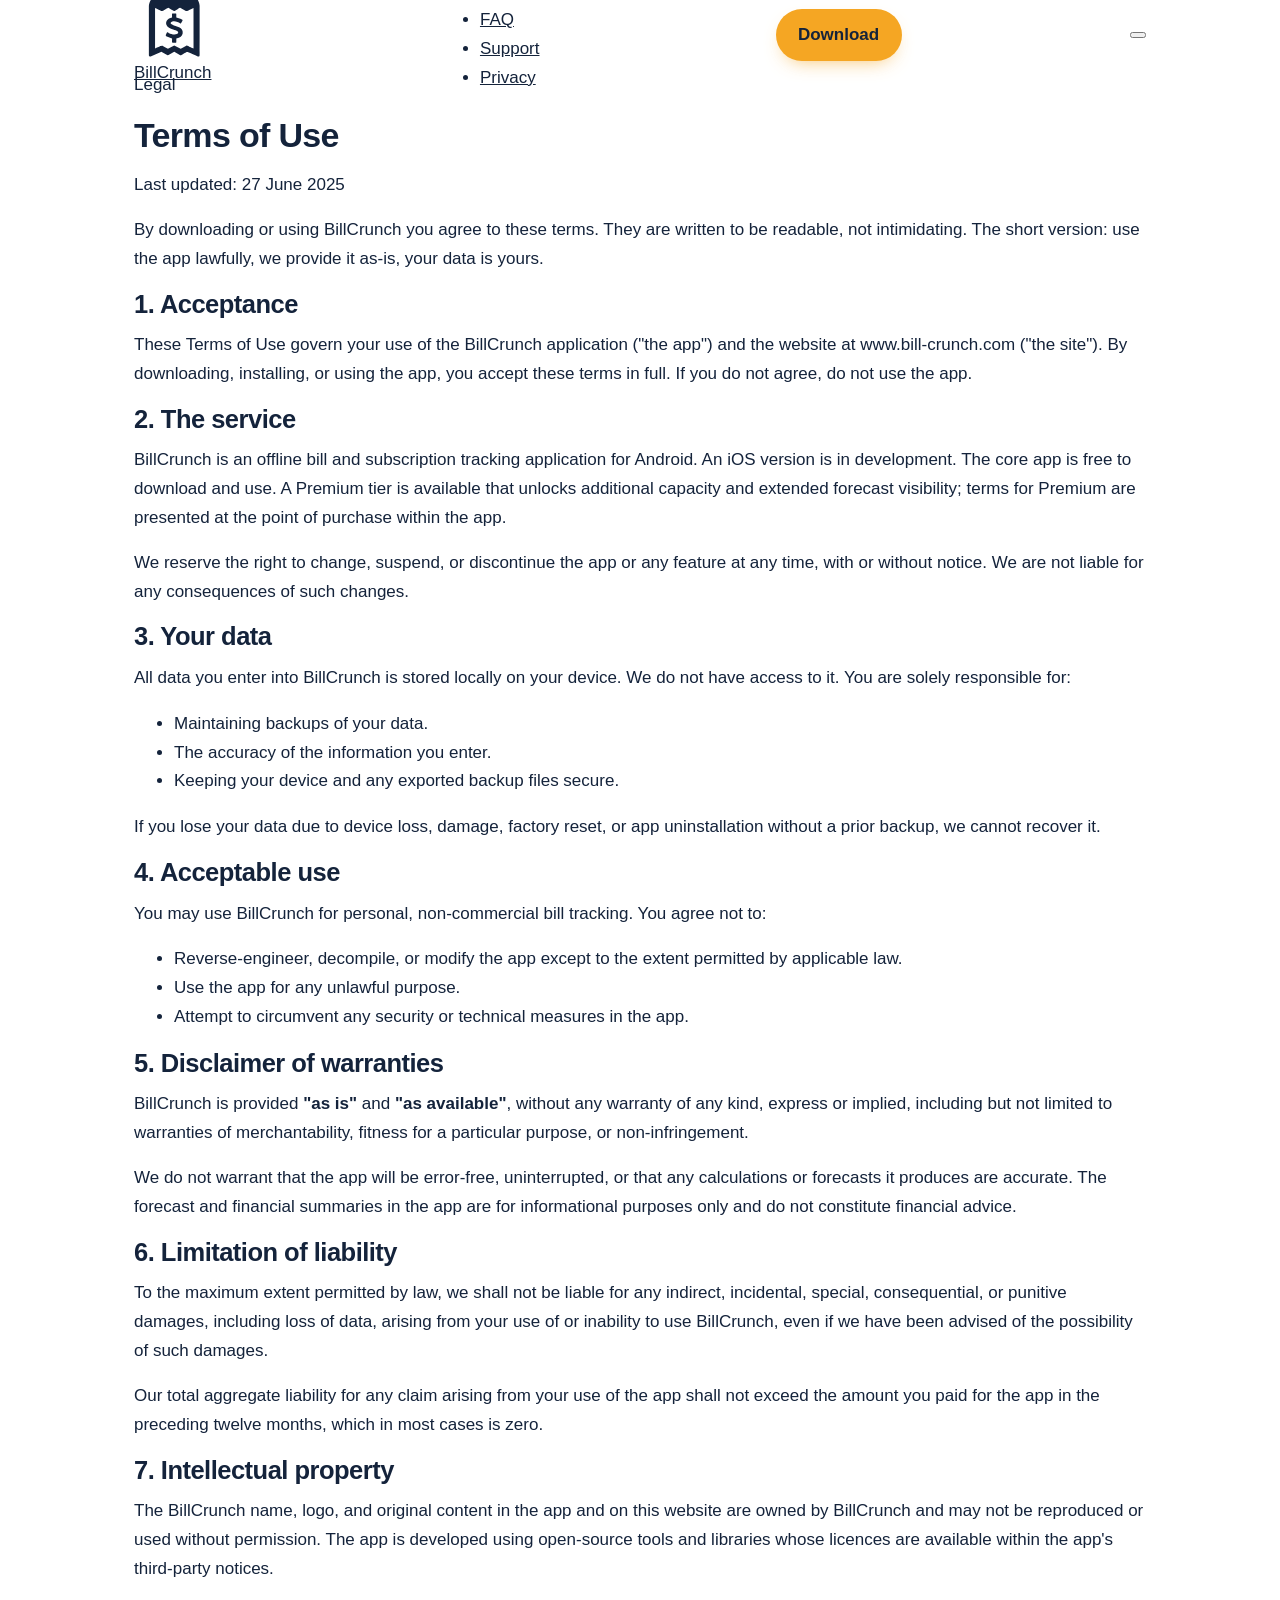
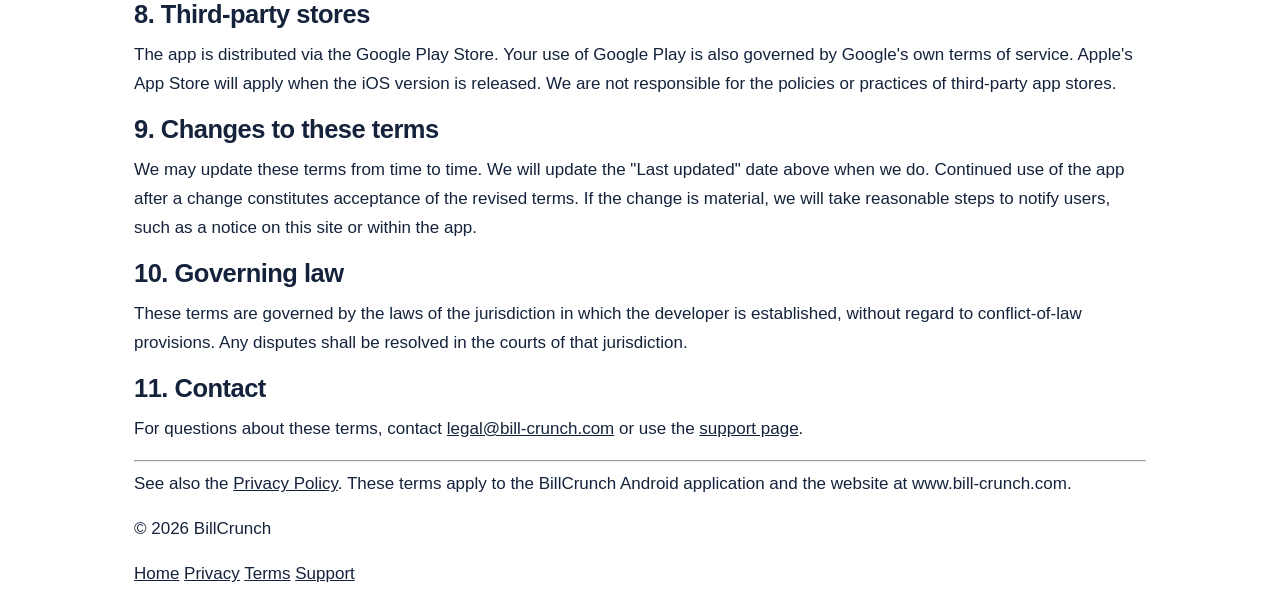
<file: terms.html>
<!DOCTYPE html>
<html lang="en">
<head>
  <meta charset="UTF-8">
  <meta name="viewport" content="width=device-width, initial-scale=1.0">
  <title>Terms of Use — BillCrunch</title>
  <meta name="description" content="BillCrunch terms of use. Free app, no warranties, your data is yours.">

  <meta property="og:title"       content="Terms of Use — BillCrunch">
  <meta property="og:description" content="Terms governing your use of the BillCrunch app and website.">
  <meta property="og:url"         content="https://www.bill-crunch.com/terms.html">
  <meta property="og:type"        content="website">

  <link rel="icon" href="assets/favicon.svg" type="image/svg+xml">
  <link rel="stylesheet" href="styles.css">

  <!-- Plausible analytics (uncomment with real domain when live) -->
  <!-- <script defer data-domain="bill-crunch.com" src="https://plausible.io/js/script.js"></script> -->
</head>
<body>

<a href="#main" class="skip-link">Skip to content</a>

<!-- ── Header ─────────────────────────────────────────────── -->
<header class="site-header inner-header" id="site-header" role="banner">
  <div class="container">
    <nav class="nav" aria-label="Main navigation">
      <a href="index.html" class="nav__logo" aria-label="BillCrunch home">
        <svg class="nav__logo-mark" viewBox="190 150 620 620" aria-hidden="true" color="var(--navy)">
          <path fill="currentColor" d="M715,713c1-69.4,0-370.5,0-373.6v-.2c-2.8-35.7-26-71.6-63.6-98.4-38.8-27.7-88.1-43-138.8-43s-96.3,15.4-135.3,42.2c-41,28.2-65.2,64.7-68.3,103h0c0,0,0,393,0,393-.2,3.4,1.2,6.3,3.8,8.1,2.7,1.9,6.4,2.5,10.5,1.3l86.5-36.5,2.1.6,46.7,26.2,7.5-.8,45.6-26.2c.2-.1.5-.1.6,0l44.5,25.2c5.5,3.2,9.7,1.4,13,0,7.5-3.2,15-8,22.3-12.8,6.3-4.1,12.9-8.4,19.1-11.2q2.8-1.3,5.2-.3c.7.3,1.4.6,2.3.9,14.3,5.3,28.7,11.9,42.8,18.2,12.8,5.7,25.9,11.7,39.1,16.8h.1c1.1.4,2.9.7,4.7.7s5.4-.6,7.2-2.2c2.2-2.1,2.8-5.5,2.4-26.1,0-2.2,0-3.9,0-4.8ZM420.3,378l1.2,1.8c.5-.2.9-.5,1.4-.7,6.6-3.1,13.2-7,19.5-10.8,6.2-3.7,12.7-7.6,19-10.4.5-.2,1-.5,1.5-.7,2.2-1.1,2.4-1,2.7-.9,6.2,3.2,12.6,7.1,18.7,10.9,6.5,4,13.3,8.2,20.1,11.6l1.1.6c5.1,2.6,7.1,2.9,13.2.3,6.6-2.9,13.3-7.2,19.8-11.5,6.5-4.3,13.2-8.7,19.4-11.2.3-.1.7-.3,1-.4.1,0,.3-.1.5-.2l45.7,25,.3.2c5.6,2.3,11.1,0,15.1-1.8.6-.2,1.1-.5,1.6-.7,9.5-3.9,18.7-8.5,27.7-13,5.3-2.7,10.8-5.4,16.3-8l.3,324.1c-5.4-1.4-14.6-6-22.8-10.1-5.2-2.6-10-5-14-6.7-.5-.2-1.1-.5-1.8-.8-7.4-3.2-13.8-5.8-17.6-5.5h-.9c0,0-.8.5-.8.5-9.9,4.8-19.6,10.4-29,15.8-5.1,2.9-10.3,6-15.6,8.8l-.9.2-51-26.5-50.4,26.2c-10.7-4.7-21-10.8-31-16.6-3.8-2.2-8.1-4.7-12.2-7.1l-.7-.3c-6-2.2-12.1.6-16.7,2.7-.9.4-1.8.8-2.6,1.1-8.2,3.4-16.3,7.1-24.2,10.8-5.1,2.4-10.4,4.8-15.7,7.1v-323.3c9.7,4.2,19.5,8.8,29,13.4,6.7,3.2,13.5,6.5,20.3,9.6,5.4,2.5,10.3,0,13.5-1.5l-1.1-1.8h0Z"/>
          <path fill="currentColor" d="M450.5,585.3c.7.4,1.4.8,2.2,1.2,12.8,7.4,27.6,11.3,41.8,14.6.2,2.6,0,9.2-.2,14.2-.2,6.7-.4,13,0,15.3.5,3.5,1.8,4.8,5.2,5.2,2.3.3,6.5.4,10.8.4s9.7-.2,12.2-.5c1.5-.2,5.4-.6,6-4.5l.3-29.6c30.3-5.8,46.9-18.6,50.5-39.3,6.9-39.5-28.4-51.2-56.7-60.5-4.5-1.5-8.8-2.9-12.9-4.4l-.8-.3c-5.8-2.1-23.3-8.6-25.1-14.5-.9-3.1-.7-5.9.7-8.4,2-3.6,6.5-6.5,12.4-8,23.2-6.1,47.2,5.6,63.3,15h.2c0,.1.2.2.2.2,1.5.5,2.9,0,3.7-.2,3.2-1,5.5-5.5,8.9-12.9,1.6-3.4,3.2-7,4.4-8.3l.3-.3.2-.4c.8-2.2.7-4.2-.2-5.7,0,0-1-1.5-11.7-7.1-11-5.8-23.7-10.2-37.8-13v-28.5c0-1.3-2-3.3-3.3-3.3h-26.9c-3.3,0-4,5.1-4,5.2-.3,2.2-.1,7.8,0,13.8.1,4.4.3,10.1.2,12.6-17.7,2.6-33,11.6-41.1,24.2-6.6,10.3-8.1,22.5-4.1,35.2,7.1,22.6,31.1,29.9,54.3,37,13.6,4.1,26.4,8,34.8,14.7,4,3.2,5.8,7,5.2,11-.7,4.8-4.8,9.1-10.6,11.4-22.1,8.6-50.5-2.5-61.7-7.7-.9-.4-2.1-1.2-3.4-2-4.5-2.8-11.4-7.1-15.1-1.4-1.8,2.7-6.6,13.8-7.7,17.1-2.5,7.7.4,9.7,5.3,12.4Z"/>
        </svg>
        BillCrunch
      </a>

      <ul class="nav__links" id="nav-links" role="list">
        <li><a href="index.html#features">Features</a></li>
        <li><a href="index.html#faq">FAQ</a></li>
        <li><a href="support.html">Support</a></li>
        <li><a href="privacy.html">Privacy</a></li>
      </ul>

      <!-- TODO: replace href with real Google Play listing URL -->
      <a href="#" class="btn btn--primary nav__cta">Download</a>

      <button class="nav__toggle" id="nav-toggle" aria-expanded="false" aria-controls="nav-links" aria-label="Toggle navigation">
        <span></span><span></span><span></span>
      </button>
    </nav>
  </div>
</header>

<!-- ── Inner hero ─────────────────────────────────────────── -->
<div class="inner-hero">
  <div class="container">
    <p class="section-eyebrow">Legal</p>
    <h1>Terms of Use</h1>
    <p class="last-updated">Last updated: 27 June 2025</p>
  </div>
</div>

<!-- ── Main ───────────────────────────────────────────────── -->
<main id="main">
  <div class="container">
    <article class="prose-page">

      <p class="prose-lead">
        By downloading or using BillCrunch you agree to these terms. They are written to be readable, not intimidating. The short version: use the app lawfully, we provide it as-is, your data is yours.
      </p>

      <h2>1. Acceptance</h2>
      <p>These Terms of Use govern your use of the BillCrunch application ("the app") and the website at www.bill-crunch.com ("the site"). By downloading, installing, or using the app, you accept these terms in full. If you do not agree, do not use the app.</p>

      <h2>2. The service</h2>
      <p>BillCrunch is an offline bill and subscription tracking application for Android. An iOS version is in development. The core app is free to download and use. A Premium tier is available that unlocks additional capacity and extended forecast visibility; terms for Premium are presented at the point of purchase within the app.</p>
      <p>We reserve the right to change, suspend, or discontinue the app or any feature at any time, with or without notice. We are not liable for any consequences of such changes.</p>

      <h2>3. Your data</h2>
      <p>All data you enter into BillCrunch is stored locally on your device. We do not have access to it. You are solely responsible for:</p>
      <ul>
        <li>Maintaining backups of your data.</li>
        <li>The accuracy of the information you enter.</li>
        <li>Keeping your device and any exported backup files secure.</li>
      </ul>
      <p>If you lose your data due to device loss, damage, factory reset, or app uninstallation without a prior backup, we cannot recover it.</p>

      <h2>4. Acceptable use</h2>
      <p>You may use BillCrunch for personal, non-commercial bill tracking. You agree not to:</p>
      <ul>
        <li>Reverse-engineer, decompile, or modify the app except to the extent permitted by applicable law.</li>
        <li>Use the app for any unlawful purpose.</li>
        <li>Attempt to circumvent any security or technical measures in the app.</li>
      </ul>

      <h2>5. Disclaimer of warranties</h2>
      <p>BillCrunch is provided <strong>"as is"</strong> and <strong>"as available"</strong>, without any warranty of any kind, express or implied, including but not limited to warranties of merchantability, fitness for a particular purpose, or non-infringement.</p>
      <p>We do not warrant that the app will be error-free, uninterrupted, or that any calculations or forecasts it produces are accurate. The forecast and financial summaries in the app are for informational purposes only and do not constitute financial advice.</p>

      <h2>6. Limitation of liability</h2>
      <p>To the maximum extent permitted by law, we shall not be liable for any indirect, incidental, special, consequential, or punitive damages, including loss of data, arising from your use of or inability to use BillCrunch, even if we have been advised of the possibility of such damages.</p>
      <p>Our total aggregate liability for any claim arising from your use of the app shall not exceed the amount you paid for the app in the preceding twelve months, which in most cases is zero.</p>

      <h2>7. Intellectual property</h2>
      <p>The BillCrunch name, logo, and original content in the app and on this website are owned by BillCrunch and may not be reproduced or used without permission. The app is developed using open-source tools and libraries whose licences are available within the app's third-party notices.</p>

      <h2>8. Third-party stores</h2>
      <p>The app is distributed via the Google Play Store. Your use of Google Play is also governed by Google's own terms of service. Apple's App Store will apply when the iOS version is released. We are not responsible for the policies or practices of third-party app stores.</p>

      <h2>9. Changes to these terms</h2>
      <p>We may update these terms from time to time. We will update the "Last updated" date above when we do. Continued use of the app after a change constitutes acceptance of the revised terms. If the change is material, we will take reasonable steps to notify users, such as a notice on this site or within the app.</p>

      <h2>10. Governing law</h2>
      <p>These terms are governed by the laws of the jurisdiction in which the developer is established, without regard to conflict-of-law provisions. Any disputes shall be resolved in the courts of that jurisdiction.</p>

      <h2>11. Contact</h2>
      <p>For questions about these terms, contact <a href="mailto:legal@bill-crunch.com">legal@bill-crunch.com</a> or use the <a href="support.html">support page</a>.</p>

      <hr class="divider">
      <p class="prose-footnote">See also the <a href="privacy.html">Privacy Policy</a>. These terms apply to the BillCrunch Android application and the website at www.bill-crunch.com.</p>

    </article>
  </div>
</main>

<!-- ── Slim footer ─────────────────────────────────────────── -->
<footer class="inner-footer" role="contentinfo">
  <div class="container">
    <div class="inner-footer__inner">
      <p>&copy; <span class="footer-year"></span> BillCrunch</p>
      <nav class="inner-footer__links" aria-label="Footer navigation">
        <a href="index.html">Home</a>
        <a href="privacy.html">Privacy</a>
        <a href="terms.html" aria-current="page">Terms</a>
        <a href="support.html">Support</a>
      </nav>
    </div>
  </div>
</footer>

<script>
  const header = document.getElementById('site-header');
  window.addEventListener('scroll', () => {
    header.classList.toggle('scrolled', window.scrollY > 8);
  }, { passive: true });

  const toggle = document.getElementById('nav-toggle');
  const links  = document.getElementById('nav-links');
  toggle.addEventListener('click', () => {
    const open = toggle.getAttribute('aria-expanded') === 'true';
    toggle.setAttribute('aria-expanded', String(!open));
    links.classList.toggle('is-open', !open);
  });

  document.querySelectorAll('.footer-year').forEach(el => {
    el.textContent = new Date().getFullYear();
  });
</script>

</body>
</html>
</file>
<file: styles.css>
/* =====================================================================
   BillCrunch — promo site styles (v2: brighter, livelier)
   Layout: CSS Grid (auto-fit/minmax) + Flexbox + clamp() fluid type.
   Signature: floating product-preview cards around the hero phone, and
   category-coloured icon circles drawn from the app's own palette.
   No external font/asset requests (tuned system stack).
   ===================================================================== */

/* ---- Tokens --------------------------------------------------------- */
:root {
  /* Brand */
  --ink:        #14233b;
  --ink-soft:   #1f4e79;
  --accent:     #f5a623;
  --accent-deep:#e08c00;
  --accent-ink: #8a5a05;

  /* Surfaces */
  --bg:         #ffffff;
  --surface:    #ffffff;
  --soft:       #f6f8fc;

  /* Section tints */
  --tint-peach: #fff4ea;
  --tint-lav:   #f2effe;
  --tint-mint:  #eafaf1;
  --tint-sky:   #eef4ff;

  /* Text */
  --text:  #14233b;
  --muted: #56657a;
  --faint: #8b98a8;

  /* Lines */
  --line:      #e9edf3;
  --line-soft: #f0f3f8;

  /* Category palette + matching icon tints (the colour system) */
  --c-blue:   #2f6df6; --b-blue:   #e8f0ff;
  --c-green:  #18a558; --b-green:  #e4f8ec;
  --c-purple: #7c5cf0; --b-purple: #efeafe;
  --c-orange: #f0991f; --b-orange: #fff0db;
  --c-pink:   #ff5d6c; --b-pink:   #ffe9ea;
  --c-teal:   #14a8a0; --b-teal:   #e2f7f6;

  /* Shadows (soft, tasteful) */
  --sh-sm:   0 2px 10px rgba(20,35,59,.05);
  --sh-card: 0 10px 30px -14px rgba(20,35,59,.18);
  --sh-pop:  0 18px 44px -20px rgba(20,35,59,.28);

  /* Type */
  --font-sans: "Inter", -apple-system, BlinkMacSystemFont, "Segoe UI", Roboto, "Helvetica Neue", Arial, sans-serif;
  --font-mono: ui-monospace, "SF Mono", "Cascadia Mono", "Roboto Mono", Menlo, Consolas, monospace;

  /* Radii */
  --r-sm: 10px; --r-md: 14px; --r-lg: 20px; --r-xl: 28px; --r-pill: 999px;

  /* Layout */
  --maxw: 1140px;
  --pad-x: clamp(1.25rem, 5vw, 4rem);
  --section-y: clamp(1.75rem, 3.5vw, 3rem);
  --header-h: 70px;
}

*, *::before, *::after { box-sizing: border-box; }

html {
  scroll-behavior: smooth;
  scroll-padding-top: calc(var(--header-h) + 16px);
  -webkit-text-size-adjust: 100%;
}
body {
  margin: 0;
  font-family: var(--font-sans);
  font-size: clamp(1rem, .97rem + .2vw, 1.0625rem);
  line-height: 1.7;
  color: var(--text);
  background: var(--bg);
  -webkit-font-smoothing: antialiased;
}
h1, h2, h3 { line-height: 1.12; letter-spacing: -.02em; font-weight: 800; color: var(--ink); margin: 0 0 .5em; }
p { margin: 0 0 1rem; }
a { color: inherit; }
img, svg { display: block; max-width: 100%; }
.hl { color: var(--accent); }

:focus-visible { outline: 3px solid var(--ink-soft); outline-offset: 2px; border-radius: 4px; }

.skip-link { position: absolute; left: -9999px; top: 0; background: var(--ink); color: #fff; padding: 10px 16px; border-radius: 0 0 var(--r-sm) 0; z-index: 200; }
.skip-link:focus { left: 0; }
.sr-only { position: absolute; width: 1px; height: 1px; padding: 0; margin: -1px; overflow: hidden; clip: rect(0 0 0 0); white-space: nowrap; border: 0; }

/* ---- Helpers -------------------------------------------------------- */
.container { width: 100%; max-width: var(--maxw); margin-inline: auto; padding-inline: var(--pad-x); }
.section { padding-block: var(--section-y); }

.eyebrow { font-family: var(--font-mono); font-size: .8125rem; letter-spacing: .08em; text-transform: uppercase; color: var(--accent-ink); margin: 0 0 .75rem; }
.center { text-align: center; }
.section-head { max-width: 40ch; }
.section-head.center { margin-inline: auto; }
h2.section-title { font-size: clamp(1.7rem, 1.2rem + 2.2vw, 2.6rem); }
.lede { color: var(--muted); font-size: 1.0625rem; }

/* Category bar motif */
.bars { display: inline-flex; gap: 6px; align-items: flex-end; height: 30px; }
.bars span { width: 11px; border-radius: 3px 3px 0 0; }
.bars span:nth-child(1){ height: 40%; background: var(--c-pink); }
.bars span:nth-child(2){ height: 72%; background: var(--c-purple); }
.bars span:nth-child(3){ height: 54%; background: var(--c-orange); }
.bars span:nth-child(4){ height: 100%; background: var(--c-blue); }
.bars span:nth-child(5){ height: 66%; background: var(--c-green); }
.bars span:nth-child(6){ height: 48%; background: var(--c-teal); }

/* Coloured icon circle */
.ic { width: 56px; height: 56px; border-radius: var(--r-pill); display: grid; place-items: center; flex: none; }
.ic svg { width: 28px; height: 28px; stroke: currentColor; fill: none; stroke-width: 1.9; stroke-linecap: round; stroke-linejoin: round; }
.ic.sm { width: 44px; height: 44px; }
.ic.sm svg { width: 22px; height: 22px; }
.tint-blue   { background: var(--b-blue);   color: var(--c-blue); }
.tint-green  { background: var(--b-green);  color: var(--c-green); }
.tint-purple { background: var(--b-purple); color: var(--c-purple); }
.tint-orange { background: var(--b-orange); color: var(--c-orange); }
.tint-pink   { background: var(--b-pink);   color: var(--c-pink); }
.tint-teal   { background: var(--b-teal);   color: var(--c-teal); }
.tint-yellow { background: #fff6d6; color: #cf9500; }

/* ---- Buttons / badges ---------------------------------------------- */
.btn { display: inline-flex; align-items: center; gap: 8px; font: inherit; font-weight: 700; text-decoration: none; border-radius: var(--r-pill); padding: .72rem 1.4rem; border: 0; cursor: pointer; transition: transform .12s ease, box-shadow .12s ease, background .12s ease; }
.btn--primary { background: var(--accent); color: var(--ink); box-shadow: 0 8px 20px -10px rgba(245,166,35,.8); }
.btn--primary:hover { transform: translateY(-1px); background: #ffb733; }

.badges { display: flex; flex-wrap: wrap; gap: 12px; }
.store-badge { display: inline-flex; align-items: center; gap: 10px; text-decoration: none; background: var(--ink); color: #fff; padding: 10px 18px; border-radius: var(--r-md); min-width: 170px; transition: transform .12s ease; }
.store-badge:hover { transform: translateY(-1px); }
.store-badge svg { width: 24px; height: 24px; flex: none; fill: #fff; }
.store-badge .sb-text { display: flex; flex-direction: column; line-height: 1.15; }
.store-badge .sb-top { font-size: .6875rem; letter-spacing: .04em; opacity: .85; }
.store-badge .sb-name { font-size: 1.0625rem; font-weight: 700; }
.store-badge--soon { background: #fff; color: var(--muted); border: 1.5px dashed var(--line); }
.store-badge--soon svg { fill: var(--muted); }
.store-badge--soon:hover { transform: none; }
.store-badge--soon .sb-top { color: var(--accent-ink); opacity: 1; }
.cta-note { margin: .85rem 0 0; font-size: .9rem; color: var(--muted); }

/* ---- Header --------------------------------------------------------- */
.site-header { position: sticky; top: 0; z-index: 100; background: rgba(255,255,255,.86); backdrop-filter: saturate(1.1) blur(10px); border-bottom: 1px solid transparent; transition: border-color .2s ease, box-shadow .2s ease; }
.site-header.is-scrolled { border-bottom-color: var(--line); box-shadow: 0 8px 26px -20px rgba(20,35,59,.5); }
.nav { display: flex; align-items: center; justify-content: space-between; height: var(--header-h); }
.brand { display: inline-flex; align-items: center; gap: 10px; text-decoration: none; color: var(--ink); font-weight: 800; font-size: 1.2rem; letter-spacing: -.01em; }
.brand .logo { width: 30px; height: 30px; color: var(--accent); flex: none; }
.nav-links { display: flex; align-items: center; gap: clamp(1rem, 2.4vw, 2rem); list-style: none; margin: 0; padding: 0; }
.nav-links a { text-decoration: none; color: var(--muted); font-weight: 600; font-size: .95rem; }
.nav-links a:hover { color: var(--ink); }
.nav-toggle { display: none; background: none; border: 1.5px solid var(--line); border-radius: var(--r-sm); padding: 8px; cursor: pointer; color: var(--ink); }
.nav-toggle svg { width: 22px; height: 22px; stroke: currentColor; fill: none; stroke-width: 1.8; }

/* ---- Hero ----------------------------------------------------------- */
.hero { position: relative; padding-block: clamp(1.25rem, 2.5vw, 2.25rem) var(--section-y); overflow: clip; }
.hero-grid { display: grid; grid-template-columns: 1.05fr .95fr; gap: clamp(2rem, 5vw, 4rem); align-items: center; }
.hero h1 { font-size: clamp(2.3rem, 1.3rem + 4.4vw, 4.2rem); max-width: 15ch; margin-bottom: clamp(1.1rem, 2.5vw, 1.75rem); }
.hero .lede { max-width: 46ch; font-size: clamp(1.05rem, 1rem + .4vw, 1.25rem); }

/* mini feature chips under the subhead */
.mini-feats { display: grid; grid-template-columns: repeat(4, 1fr); gap: .75rem; margin: 1.6rem 0 1.7rem; max-width: 460px; }
.mini-feat { text-align: center; font-size: .8rem; font-weight: 600; color: var(--ink); line-height: 1.25; }
.mini-feat .ic { margin: 0 auto .5rem; }

/* hero visual + floating cards */
.hero-visual { position: relative; display: flex; justify-content: center; }
.phone { width: clamp(230px, 64%, 300px); aspect-ratio: 9 / 19; background: var(--ink); border-radius: 38px; padding: 10px; box-shadow: var(--sh-pop); position: relative; z-index: 1; }
.phone .screen { width: 100%; height: 100%; border-radius: 28px; overflow: hidden; background: var(--soft); display: grid; place-items: center; }
.phone .screen img { width: 100%; height: 100%; object-fit: cover; }
.screen-fallback { color: var(--faint); font-size: .85rem; padding: 1rem; text-align: center; }

.float { position: absolute; z-index: 2; background: #fff; border: 1px solid var(--line); border-radius: var(--r-md); box-shadow: var(--sh-card); padding: 10px 14px; display: flex; align-items: center; gap: 10px; animation: floaty 4.5s ease-in-out infinite; will-change: transform; }
.float .ic { box-shadow: none; }
.float .ft-label { font-size: .72rem; color: var(--muted); font-weight: 600; line-height: 1.2; margin-right: 5px; }
.float .ft-value { font-size: .95rem; color: var(--ink); font-weight: 800; }
.float--a { top: 6%; right: -2%; }
.float--b { top: 27%; left: -5%; }
.float--c { top: 60%; right: -6%; }
.float--d { bottom: 6%; left: -2%; }

/* ---- Generic tinted band ------------------------------------------- */
.band { border-radius: var(--r-xl); padding: clamp(1.5rem, 4vw, 2.5rem); }
.band-peach { background: var(--tint-peach); }
.band-lav   { background: var(--tint-lav); }
.band-mint  { background: var(--tint-mint); }

/* Problem */
.problem { text-align: center; }
.problem h2 { font-size: clamp(1.5rem, 1.1rem + 1.8vw, 2.35rem); font-weight: 700; max-width: 44ch; margin: 0 auto; line-height: 1.25; }
.problem h2 .stat { font-weight: 900; white-space: nowrap; }
.pills { display: flex; flex-wrap: wrap; justify-content: center; gap: 12px; margin: clamp(1.25rem, 3vw, 2rem) 0 0; padding: 0; list-style: none; }
.pill { display: inline-flex; align-items: center; gap: 9px; background: #fff; border: 1px solid var(--line); border-radius: var(--r-pill); padding: 9px 16px; font-size: .95rem; font-weight: 500; color: var(--ink); box-shadow: var(--sh-sm); }
.pill .dot { width: 9px; height: 9px; border-radius: 50%; flex: none; }

/* ---- Feature cards -------------------------------------------------- */
.feature-grid { display: grid; grid-template-columns: repeat(auto-fit, minmax(300px, 1fr)); gap: clamp(1rem, 2vw, 1.5rem); margin-top: clamp(1.75rem, 4vw, 2.75rem); }
.card { background: var(--surface); border: 1px solid var(--line-soft); border-radius: var(--r-lg); padding: 1.75rem 1.5rem; box-shadow: var(--sh-sm); transition: transform .15s ease, box-shadow .15s ease; }
.card:hover { transform: translateY(-3px); box-shadow: var(--sh-card); }
.card .ic { margin-bottom: 1.1rem; }
.card h3 { font-size: 1.15rem; }
.card p { color: var(--muted); margin: 0; font-size: .97rem; }

/* ---- Forecast spotlight -------------------------------------------- */
.section--lav { background: var(--tint-lav); }
.spotlight-grid { display: grid; grid-template-columns: 1fr 1.05fr; gap: clamp(2rem, 5vw, 4rem); align-items: center; }
.spotlight-feats { list-style: none; margin: clamp(1.5rem, 3vw, 2.25rem) 0 0; padding: 0; display: flex; flex-direction: column; gap: 1.1rem; }
.spotlight-feats li { display: flex; align-items: flex-start; gap: 14px; }
.spotlight-feats h3 { font-size: 1.05rem; margin: 0 0 .15rem; }
.spotlight-feats p { color: var(--muted); margin: 0; font-size: .95rem; }
.forecast-card { background: var(--surface); border-radius: var(--r-xl); padding: clamp(1.25rem, 3vw, 2rem); box-shadow: var(--sh-pop); }
.chart { display: grid; grid-template-columns: repeat(7, 1fr); align-items: end; gap: clamp(8px, 1.4vw, 14px); height: 210px; }
.chart .bar { border-radius: 7px 7px 0 0; align-self: end; }
.chart .bar.m1 { height: 52%; background: var(--c-orange); }
.chart .bar.m2 { height: 78%; background: var(--c-pink); }
.chart .bar.m3 { height: 70%; background: var(--c-purple); }
.chart .bar.m4 { height: 100%; background: var(--c-green); }
.chart .bar.m5 { height: 45%; background: var(--c-blue); }
.chart .bar.m6 { height: 75%; background: var(--c-pink); }
.chart .bar.m7 { height: 58%; background: var(--c-teal); }
.chart-caption { display: flex; justify-content: space-between; margin-top: .65rem; font-size: .82rem; color: var(--faint); }
.forecast-stats { display: grid; grid-template-columns: 1fr 1fr; gap: 12px; margin-top: clamp(1rem, 2.5vw, 1.5rem); }
.fstat { background: var(--soft); border-radius: var(--r-md); padding: 13px 15px; }
.fstat-label { display: block; font-size: .78rem; color: var(--muted); margin-bottom: 3px; }
.fstat-value { display: block; font-size: 1.2rem; font-weight: 800; color: var(--ink); }

/* ---- Privacy band --------------------------------------------------- */
.section--dark { background: var(--ink); }
.privacy { text-align: center; }
.privacy .eyebrow { color: var(--accent); }
#privacy h2 { color: #fff; font-size: clamp(1.8rem, 1.2rem + 2.4vw, 2.7rem); line-height: 1.15; margin: 0; }
.privacy-sub { color: rgba(255, 255, 255, .7); max-width: 52ch; margin: .9rem auto 0; }
.privacy-grid { display: grid; grid-template-columns: repeat(4, 1fr); gap: clamp(1rem, 2vw, 1.5rem); margin: clamp(2rem, 5vw, 3rem) 0 0; text-align: left; }
.pcard { background: rgba(255, 255, 255, .04); border: 1px solid rgba(255, 255, 255, .08); border-radius: var(--r-lg); padding: 1.6rem 1.4rem; }
.picon { width: 48px; height: 48px; border-radius: 13px; background: rgba(245, 166, 35, .14); color: var(--accent); display: grid; place-items: center; margin-bottom: 1.1rem; }
.picon svg { width: 24px; height: 24px; stroke: currentColor; fill: none; stroke-width: 1.9; stroke-linecap: round; stroke-linejoin: round; }
#privacy .pcard h3 { color: #fff; font-size: 1.05rem; margin: 0 0 .4rem; }
.pcard p { color: rgba(255, 255, 255, .62); margin: 0; font-size: .94rem; line-height: 1.55; }
.btn-ghost-dark { display: inline-flex; align-items: center; justify-content: center; margin-top: clamp(1.75rem, 4vw, 2.5rem); padding: .8rem 1.6rem; border: 1.5px solid rgba(255, 255, 255, .28); color: #fff; border-radius: var(--r-pill); font-weight: 700; text-decoration: none; transition: background .15s ease, border-color .15s ease; }
.btn-ghost-dark:hover { background: rgba(255, 255, 255, .08); border-color: rgba(255, 255, 255, .5); }

/* ---- How it works --------------------------------------------------- */
.steps { display: grid; grid-template-columns: repeat(4, 1fr); gap: clamp(1rem, 2.5vw, 1.75rem); margin-top: clamp(2rem, 4vw, 3rem); position: relative; }
.steps::before { content: ""; position: absolute; top: 28px; left: 12%; right: 12%; border-top: 2px dashed var(--line); z-index: 0; }
.step { position: relative; z-index: 1; text-align: center; }
.step .step-ic { position: relative; width: 56px; height: 56px; margin: 0 auto 1rem; }
.step .step-ic .ic { width: 56px; height: 56px; }
.step .num { position: absolute; top: -6px; right: -6px; width: 22px; height: 22px; border-radius: var(--r-pill); background: var(--accent); color: var(--ink); font-size: .72rem; font-weight: 800; display: grid; place-items: center; box-shadow: 0 2px 6px rgba(245,166,35,.5); }
.step h3 { font-size: 1.1rem; }
.step p { color: var(--muted); margin: 0; font-size: .92rem; }

/* ---- Gallery -------------------------------------------------------- */
.gallery { display: grid; grid-template-columns: repeat(auto-fit, minmax(150px, 1fr)); gap: clamp(1rem, 2.5vw, 1.75rem); margin-top: clamp(1.5rem, 4vw, 2.5rem); }
.shot { background: var(--ink); border-radius: 26px; padding: 8px; box-shadow: var(--sh-card); }
.shot .screen { aspect-ratio: 9 / 19; border-radius: 20px; overflow: hidden; background: var(--soft); display: grid; place-items: center; }
.shot .screen img { width: 100%; height: 100%; object-fit: cover; }
.shot-label { text-align: center; margin-top: .75rem; font-size: .85rem; color: var(--muted); font-weight: 600; }

/* ---- Testimonials --------------------------------------------------- */
.tcards { display: grid; grid-template-columns: repeat(auto-fit, minmax(260px, 1fr)); gap: clamp(1rem, 2.5vw, 1.5rem); margin-top: clamp(1.5rem, 4vw, 2.5rem); }
.tcard { background: var(--surface); border: 1px solid var(--line-soft); border-radius: var(--r-lg); padding: 1.5rem; box-shadow: var(--sh-sm); }
.stars { display: flex; gap: 3px; margin-bottom: .85rem; }
.stars svg { width: 18px; height: 18px; fill: var(--accent); }
.tcard blockquote { margin: 0 0 1.1rem; color: var(--ink); font-size: 1rem; line-height: 1.6; }
.twho { display: flex; align-items: center; gap: 10px; }
.tavatar { width: 38px; height: 38px; border-radius: var(--r-pill); background: var(--tint-sky); color: var(--c-blue); display: grid; place-items: center; font-weight: 800; flex: none; }
.tname { font-weight: 700; font-size: .92rem; color: var(--ink); }
.tplace { font-size: .82rem; color: var(--faint); }

/* ---- Mission band --------------------------------------------------- */

/* ---- Final CTA ------------------------------------------------------ */
.final-cta-band { background: linear-gradient(135deg, #1b3a63, #14233b); border-radius: var(--r-xl); padding: clamp(2.5rem, 6vw, 4rem); text-align: center; color: #fff; box-shadow: var(--sh-pop); }
.final-cta-band .bars { margin: 0 auto 1.5rem; }
.final-cta-band h2 { color: #fff; font-size: clamp(1.8rem, 1.3rem + 2.4vw, 2.8rem); max-width: 20ch; margin-inline: auto; }
.final-cta-band .badges { justify-content: center; margin-top: 1.75rem; }

/* ---- Footer --------------------------------------------------------- */
.site-footer { background: var(--ink); color: #c6d2e0; padding-block: clamp(2.5rem, 5vw, 4rem); }
.footer-grid { display: grid; grid-template-columns: 1.6fr 1fr 1fr 1.2fr; gap: clamp(1.5rem, 4vw, 3rem); }
.site-footer .brand { color: #fff; }
.site-footer .brand .logo { color: var(--accent); }
.footer-blurb { color: #9fb0c0; max-width: 34ch; margin: 1rem 0 1.1rem; font-size: .95rem; }
.socials { display: flex; gap: 10px; }
.socials a { width: 38px; height: 38px; border-radius: var(--r-pill); background: rgba(255,255,255,.08); display: grid; place-items: center; color: #c6d2e0; }
.socials a:hover { background: rgba(255,255,255,.16); color: #fff; }
.socials svg { width: 18px; height: 18px; }
.footer-col h4 { font-size: .8rem; text-transform: uppercase; letter-spacing: .08em; color: #7e92a4; margin: 0 0 .9rem; font-weight: 700; }
.footer-col ul { list-style: none; margin: 0; padding: 0; display: grid; gap: .6rem; }
.footer-col a { color: #c6d2e0; text-decoration: none; font-size: .95rem; }
.footer-col a:hover { color: #fff; text-decoration: underline; text-underline-offset: 3px; }
.footer-badges { display: grid; gap: 10px; }
.footer-bottom { display: flex; flex-wrap: wrap; gap: .75rem 1.5rem; justify-content: space-between; align-items: center; margin-top: clamp(2rem, 4vw, 3rem); padding-top: 1.5rem; border-top: 1px solid rgba(255,255,255,.12); font-size: .85rem; color: #7e92a4; }
.footer-bottom .fb-links { display: flex; gap: 1.25rem; flex-wrap: wrap; }
.footer-bottom a { color: #9fb0c0; text-decoration: none; }
.footer-bottom a:hover { color: #fff; }

/* =====================================================================
   Responsive
   ===================================================================== */
@media (max-width: 980px) {
  .hero-grid { grid-template-columns: 1fr; text-align: center; }
  .hero h1, .hero .lede { max-width: none; margin-inline: auto; }
  .mini-feats { margin-inline: auto; }
  .badges { justify-content: center; }
  .hero-visual { order: -1; }
  .float { display: none; }            /* floats only on wide screens */
  .spotlight-grid { grid-template-columns: 1fr; }
  .steps { grid-template-columns: repeat(2, 1fr); }
  .steps::before { display: none; }
  .footer-grid { grid-template-columns: 1fr 1fr; }
}
@media (max-width: 720px) {
  .nav-links { display: none; position: absolute; top: var(--header-h); left: 0; right: 0; flex-direction: column; align-items: flex-start; gap: 0; background: #fff; border-bottom: 1px solid var(--line); padding: .5rem var(--pad-x) 1rem; }
  .nav-links.is-open { display: flex; }
  .nav-links li { width: 100%; }
  .nav-links a { display: block; padding: .75rem 0; width: 100%; }
  .nav-links .btn { margin-top: .5rem; }
  .nav-toggle { display: inline-flex; }
  .mini-feats { grid-template-columns: repeat(2, 1fr); }
  .steps { grid-template-columns: 1fr; }
  .footer-grid { grid-template-columns: 1fr; }
}
@media (prefers-reduced-motion: reduce) {
  html { scroll-behavior: auto; }
  *, *::before, *::after { transition: none !important; animation: none !important; }
}

/* ---- FAQ (native <details>, no JS) ---------------------------------- */
.faq { max-width: 760px; margin: clamp(1.5rem, 4vw, 2.5rem) auto 0; }
.faq-item { border: 1px solid var(--line); border-radius: var(--r-md); background: var(--surface); margin-bottom: .75rem; box-shadow: var(--sh-sm); }
.faq-item summary { cursor: pointer; list-style: none; padding: 1.1rem 1.25rem; font-weight: 700; font-size: 1.03rem; color: var(--ink); display: flex; align-items: center; justify-content: space-between; gap: 1rem; }
.faq-item summary::-webkit-details-marker { display: none; }
.faq-item summary::after { content: ""; width: 11px; height: 11px; border-right: 2px solid var(--muted); border-bottom: 2px solid var(--muted); transform: rotate(45deg); transition: transform .2s ease; flex: none; margin-top: -4px; }
.faq-item[open] summary::after { transform: rotate(-135deg); }
.faq-item p { color: var(--muted); margin: 0; padding: 0 1.25rem 1.2rem; max-width: 64ch; }

/* ---- Download QR (final CTA) --------------------------------------- */
.cta-qr { margin-top: 1.75rem; display: inline-flex; flex-direction: column; align-items: center; gap: .55rem; }
.qr-card { background: #fff; padding: 10px; border-radius: var(--r-md); line-height: 0; box-shadow: var(--sh-card); }
.qr-card .qr-svg { width: 116px; height: 116px; display: block; }
.qr-label { color: rgba(255,255,255,.82); font-size: .85rem; }
@media (max-width: 720px) { .cta-qr { display: none; } } /* mobile users just tap the badge */


/* ---- Hero: vertical float animation + combined CTA (Hero section only) ---- */
@keyframes floaty { 0%, 100% { transform: translateY(0); } 50% { transform: translateY(-7px); } }
.float--a { animation-delay: 0s; }
.float--b { animation-delay: -1.1s; }
.float--c { animation-delay: -2.2s; }
.float--d { animation-delay: -3.3s; }

.hero-cta { display: inline-flex; align-items: stretch; gap: 16px; margin-top: clamp(1.25rem, 3vw, 1.75rem); padding: 14px; background: #fff; border: 1px solid var(--line); border-radius: var(--r-lg); box-shadow: var(--sh-card); }
.hero-cta__badges { display: flex; flex-direction: column; gap: 10px; justify-content: center; }
.hero-cta .store-badge { min-width: 180px; }
.hero-cta .store-badge--soon { background: #fff; color: var(--ink); border: 1px solid var(--line); }
.hero-cta .store-badge--soon svg { fill: var(--ink); }
.hero-cta .store-badge--soon .sb-top { color: var(--muted); opacity: 1; }
.hero-cta .store-badge--soon .sb-name { color: var(--ink); }
.hero-qr { display: flex; flex-direction: column; align-items: center; justify-content: center; gap: 7px; padding-left: 16px; border-left: 1px solid var(--line); text-decoration: none; }
.hero-qr__code { line-height: 0; }
.hero-qr__svg[hidden] { display: none; }
.hero-qr__code svg { width: 96px; height: 96px; display: block; }
.hero-qr__label { font-size: .72rem; color: var(--muted); font-weight: 600; text-align: center; }
@media (max-width: 720px) {
  .hero-qr { display: none; }
  .hero-cta { padding: 0; border: none; background: transparent; box-shadow: none; }
}


/* ---- Hero CTA: active store toggle (Hero section only) ---- */
.hero-cta .store-badge { cursor: pointer; }
.hero-cta .store-badge.is-active { box-shadow: 0 0 0 2px var(--accent); }


/* ---- Features: left-aligned heading + wider measure (Features section only) ---- */
#features .section-head { max-width: 60ch; }
#features .section-head .lede { margin: 0; max-width: 52ch; }


/* ---- Privacy: responsive grid (Privacy section only) ---- */
@media (max-width: 980px) { .privacy-grid { grid-template-columns: repeat(2, 1fr); } }
@media (max-width: 560px) { .privacy-grid { grid-template-columns: 1fr; } }


/* ---- Final CTA: store toggle + Apple white (Final CTA section only) ---- */
.cta-qr { text-decoration: none; }
.cta-qr__svg { display: block; }
.cta-qr__svg[hidden] { display: none; }
.final-cta-band .store-badge { cursor: pointer; }
.final-cta-band .store-badge.is-active { box-shadow: 0 0 0 2px var(--accent); }
.final-cta-band .store-badge--soon { background: #fff; color: var(--ink); border: 1px solid var(--line); }
.final-cta-band .store-badge--soon svg { fill: var(--ink); }
.final-cta-band .store-badge--soon .sb-top { color: var(--muted); opacity: 1; }
.final-cta-band .store-badge--soon .sb-name { color: var(--ink); }


/* ---- Problem tagline ---- */
.problem-tagline { margin: .9rem auto 0; max-width: 58ch; color: var(--muted); font-weight: 500; font-size: clamp(1rem, .95rem + .3vw, 1.12rem); }
.problem-tagline strong { color: var(--ink); font-weight: 800; }

/* ---- The subscription trap (manifesto) ---- */
.model-top { display: grid; grid-template-columns: 1.05fr 1fr; gap: clamp(2rem, 5vw, 4rem); align-items: center; }
.model-lead { font-size: clamp(1rem, .95rem + .35vw, 1.12rem); color: var(--ink); line-height: 1.6; margin: 1rem 0 0; }
.model-figure { position: relative; margin: 0; aspect-ratio: 1 / 1; background: transparent; display: grid; place-items: center; }
.model-figure img { width: 100%; height: 100%; object-fit: cover; }
.trap-grid { display: grid; grid-template-columns: repeat(4, 1fr); gap: clamp(1rem, 2vw, 1.4rem); margin: clamp(2rem, 5vw, 3rem) 0 0; }
.trap { background: var(--soft); border: 1px solid var(--line-soft); border-radius: var(--r-lg); padding: 1.4rem 1.35rem; }
.trap-head { display: flex; align-items: center; justify-content: space-between; margin-bottom: 1rem; }
.trap-ic svg { width: 24px; height: 24px; stroke: var(--ink); fill: none; stroke-width: 1.9; stroke-linecap: round; stroke-linejoin: round; }
.trap-num { background: #fff6d6; color: #cf9500; font-size: .66rem; font-weight: 700; letter-spacing: .07em; text-transform: uppercase; padding: 4px 10px; border-radius: 999px; white-space: nowrap; }
.trap h3 { font-size: 1.02rem; margin: 0 0 .35rem; }
.trap p { color: var(--muted); font-size: .92rem; margin: 0; line-height: 1.5; }
.model-closer { margin-top: clamp(1.75rem, 4vw, 2.5rem); max-width: 900px; }
.model-closer__line { color: var(--muted); margin: 0; font-size: 1.02rem; }
.model-punch { font-size: clamp(1.2rem, 1.05rem + .6vw, 1.55rem); font-weight: 800; color: var(--ink); margin: .55rem 0 0; line-height: 1.3; }

/* ---- Founder note ---- */
.founder-note { max-width: 720px; margin-inline: auto; text-align: center; }
.founder-quote { font-size: clamp(1.4rem, 1.1rem + 1.4vw, 2rem); font-weight: 800; color: var(--ink); line-height: 1.25; margin: .5rem 0 0; }
.founder-sub { color: var(--muted); font-size: 1.05rem; margin: .6rem 0 0; }



/* ---- The subscription trap: responsive (this section only) ---- */
@media (max-width: 980px) {
  #model .model-top { grid-template-columns: 1fr; }
  #model .model-figure { max-width: 460px; margin-inline: auto; }
  .trap-grid { grid-template-columns: repeat(2, 1fr); }
}
@media (max-width: 560px) { .trap-grid { grid-template-columns: 1fr; } }


/* ================= Renewal leverage section ================= */
#renewal .renewal-top { display: grid; grid-template-columns: 1fr 1fr; gap: clamp(2rem, 5vw, 4rem); align-items: stretch; }
.pill-eyebrow { display: inline-flex; align-items: center; gap: 8px; border: 1px solid var(--line); border-radius: 999px; padding: 6px 14px 6px 10px; font-size: .72rem; font-weight: 700; letter-spacing: .1em; text-transform: uppercase; color: var(--ink); margin: 0 0 1.1rem; }
.pill-eyebrow svg { width: 16px; height: 16px; stroke: var(--accent); fill: none; stroke-width: 2; stroke-linecap: round; stroke-linejoin: round; }
#renewal h2 { margin: 0; }
.accent-rule { display: block; width: 60px; height: 4px; background: var(--accent); border-radius: 2px; margin: .95rem 0 0; }
.renewal-sub { color: var(--ink); font-weight: 600; margin: 1.1rem 0 0; max-width: 42ch; }
.renewal-feats { display: grid; grid-template-columns: repeat(4, 1fr); list-style: none; padding: 0; margin: 1.6rem 0; }
.renewal-feats li { display: flex; flex-direction: column; align-items: center; text-align: center; gap: 10px; padding: 4px 8px; border-left: 1px solid var(--line); }
.renewal-feats li:first-child { border-left: none; }
.rf-ic { width: 44px; height: 44px; border-radius: 50%; background: var(--b-blue); display: grid; place-items: center; }
.rf-ic svg { width: 22px; height: 22px; stroke: var(--ink); fill: none; stroke-width: 1.9; stroke-linecap: round; stroke-linejoin: round; }
.rf-label { font-size: .78rem; font-weight: 600; color: var(--ink); line-height: 1.3; }
.renewal-para { color: var(--muted); margin: 1rem 0 0; line-height: 1.6; }
.renewal-callout { display: flex; gap: 14px; align-items: center; border-radius: 14px; padding: 1.1rem 1.25rem; }
.renewal-callout p { margin: 0; }
.renewal-callout--warm { background: #fff7e8; border-left: 4px solid var(--accent); margin-top: 1.6rem; }
.renewal-callout--warm p { font-weight: 700; color: var(--ink); }
.renewal-callout--cool { background: var(--b-blue); }
.renewal-callout--cool p { color: var(--ink); font-weight: 600; }
.renewal-callout--cool strong { color: var(--c-blue); }
.rc-ic { width: 40px; height: 40px; border-radius: 50%; display: grid; place-items: center; flex: none; }
.rc-ic svg { width: 22px; height: 22px; stroke: currentColor; fill: none; stroke-width: 2; stroke-linecap: round; stroke-linejoin: round; }
.rc-ic--warm { background: var(--accent); color: #fff; }
.rc-ic--dark { background: var(--ink); color: #fff; }
.renewal-hero { position: relative; margin: 0; min-height: 360px; border-radius: var(--r-xl); background: var(--soft); overflow: hidden; display: grid; place-items: center; }
.renewal-hero__ph { position: absolute; inset: 0; display: grid; place-items: center; color: var(--faint); font-size: .95rem; }
.renewal-hero img { width: 100%; height: 100%; object-fit: cover; }
#renewal .renewal-bottom { display: grid; grid-template-columns: 1fr 1fr; gap: clamp(1.25rem, 3vw, 2rem); margin-top: clamp(1.5rem, 4vw, 2.5rem); align-items: stretch; }
.renewal-summary { display: flex; gap: 16px; align-items: center; background: var(--soft); border-radius: 16px; padding: 1.25rem 1.5rem; }
.renewal-summary p { margin: 0; color: var(--ink); font-weight: 500; flex: 1; line-height: 1.5; }
.renewal-summary strong { color: var(--c-blue); }
.rs-ic { width: 48px; height: 48px; border-radius: 50%; background: var(--ink); display: grid; place-items: center; flex: none; }
.rs-ic svg { width: 28px; height: 28px; color: var(--accent); }
.rs-illus { position: relative; flex: none; width: 132px; aspect-ratio: 4 / 3; border-radius: 10px; overflow: hidden; background: #fff; border: 1px solid var(--line); display: grid; place-items: center; }
.rs-illus__ph { position: absolute; inset: 0; display: grid; place-items: center; color: var(--faint); font-size: .66rem; text-align: center; padding: 4px; }
.rs-illus img { width: 100%; height: 100%; object-fit: contain; }
@media (max-width: 980px) {
  #renewal .renewal-top, #renewal .renewal-bottom { grid-template-columns: 1fr; }
  #renewal .renewal-hero { max-width: 480px; margin-inline: auto; width: 100%; aspect-ratio: 4 / 5; min-height: 0; }
}
@media (max-width: 620px) {
  .renewal-feats { grid-template-columns: repeat(2, 1fr); gap: 1.25rem 0; }
  .renewal-feats li { border-left: none; }
  .renewal-summary { flex-wrap: wrap; }
  .rs-illus { margin-left: auto; }
}
</file>
